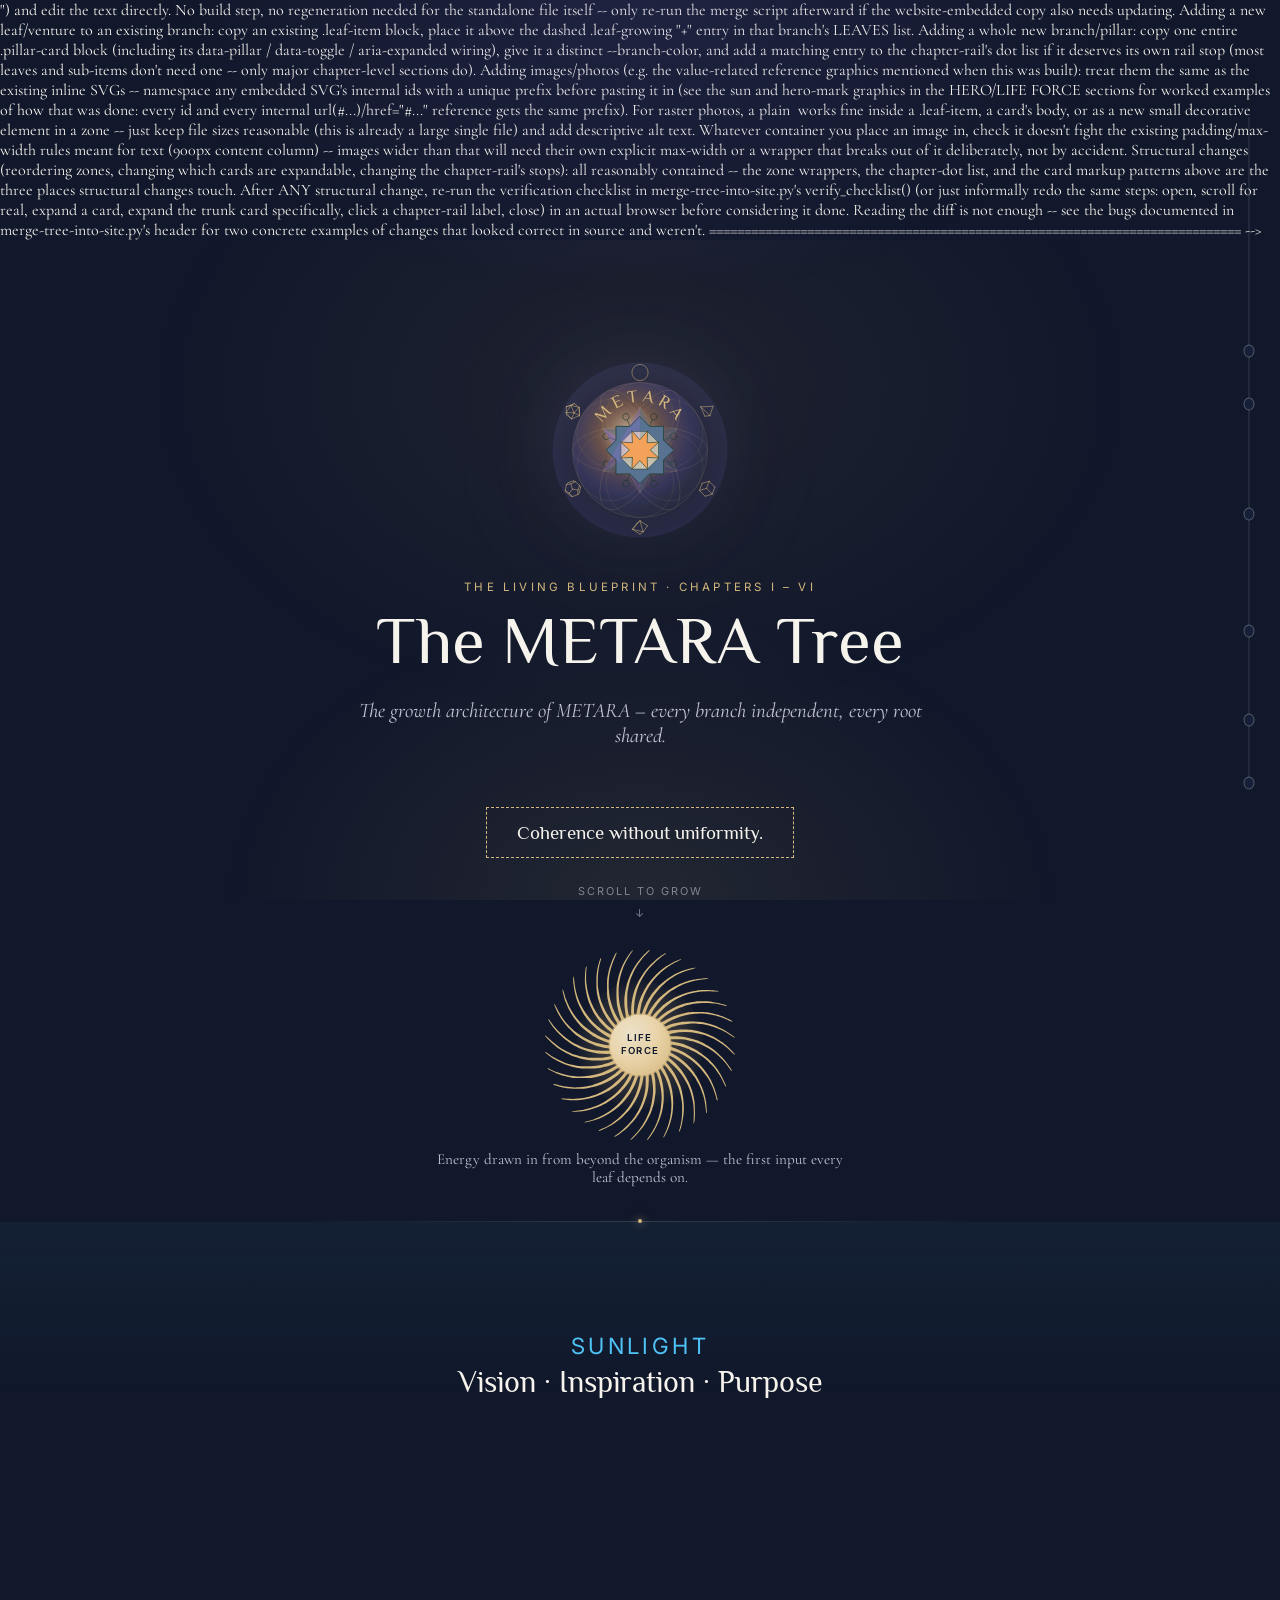
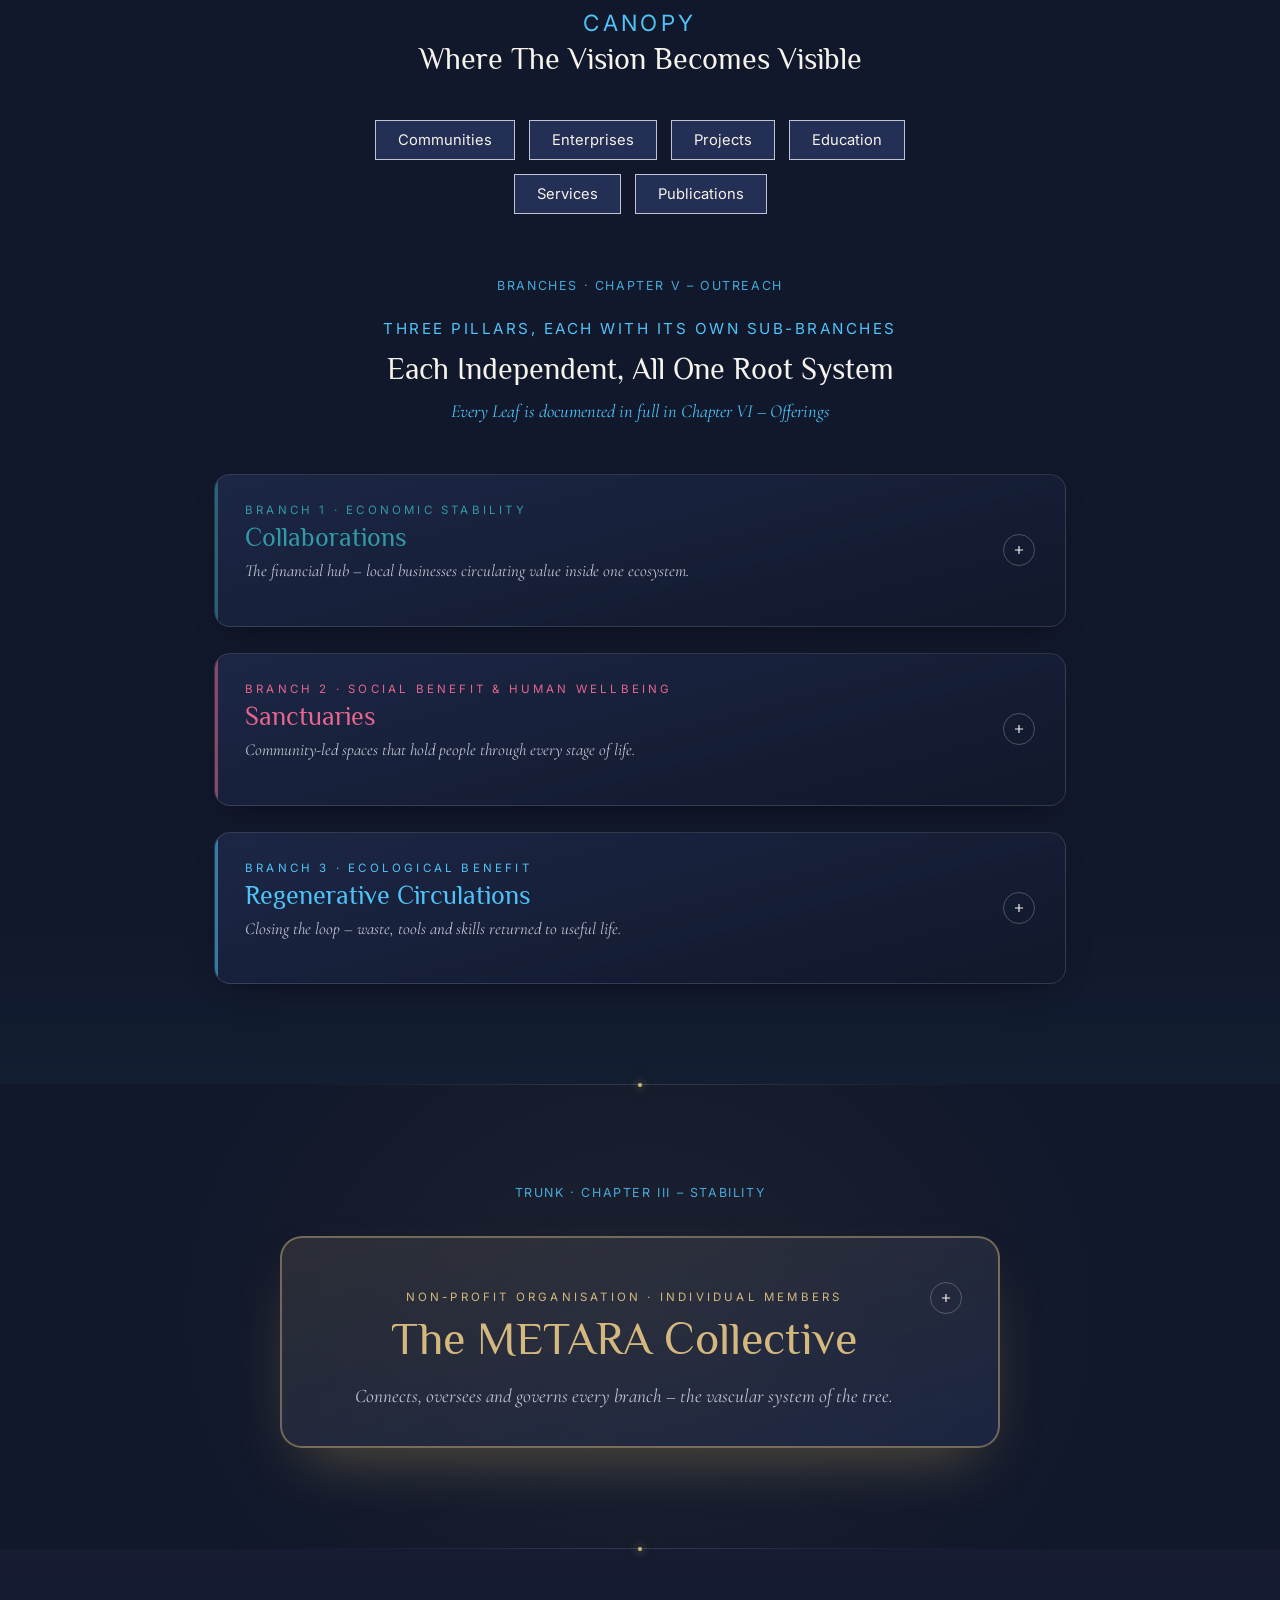
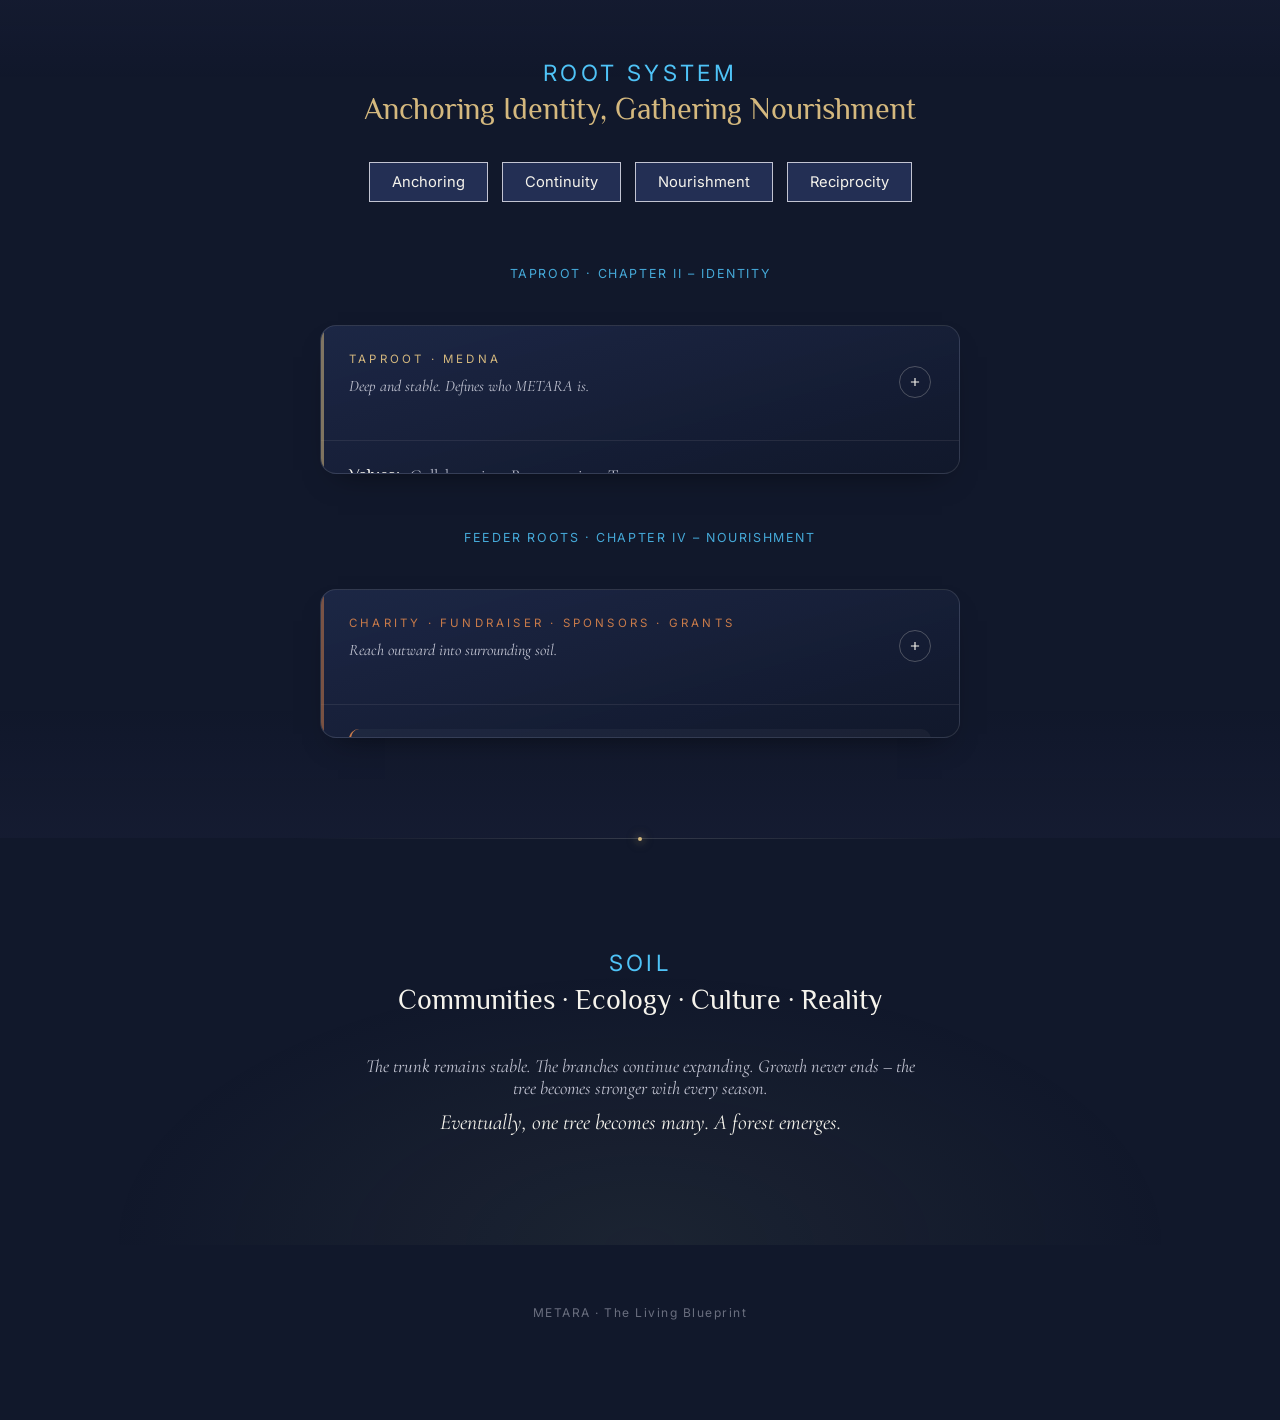
<file: metara-tree-interactive.html>
<!DOCTYPE html>
<html lang="en">
<head>
<meta charset="UTF-8">
<title>The METARA Tree — Living Blueprint</title>
<!--
  ============================================================================
  THE METARA TREE -- MAINTENANCE NOTES (read before editing)
  ============================================================================

  WHAT THIS FILE IS
  This is the SOURCE OF TRUTH for the interactive METARA Tree. Every visual
  and behavioural decision lives here first. It is meant to be openable and
  readable on its own (double-click it, it works, no build step).

  It is ALSO the input to a separate script that produces a second file --
  a version of the real METARA website with this tree wired into the
  "Explore the vision" button as a full-screen overlay. That script is
  merge-tree-into-site.py (kept alongside this file / in the same project).
  Its own header comment explains the merge process and, importantly, a
  short list of real bugs found while building it -- some of them were
  genuinely invisible from reading the code and only showed up when
  actually clicking around in a rendered browser. Read it once before
  making structural changes here; it will save you from repeating them.

  THE GOLDEN RULE
  Always edit THIS file, never the merged website file directly. Then
  re-run merge-tree-into-site.py to regenerate the merged version. Hand
  edits to the merged file will drift out of sync with this source and
  are easy to get subtly wrong (see NAMESPACING below for why).

  ----------------------------------------------------------------------
  CONTENT STRUCTURE -- the five zones
  ----------------------------------------------------------------------
  The tree reads top-to-bottom as five zones, each with its own subtle
  background wash (see .zone-sun / .zone-canopy / .zone-trunk /
  .zone-roots / .zone-soil):

    1. SUN     -- hero (title, METARA cosmic-egg mark) + Life Force
                  (the sun-sphere-in-rays graphic)
    2. CANOPY  -- Sunlight, Canopy word-chips, and the three Branch
                  pillar-cards (Collaborations / Sanctuaries /
                  Regenerative Circulations)
    3. TRUNK   -- The METARA Collective card (xylem/phloem flows +
                  Cambium), all inside ONE card -- see CARD PATTERNS below
                  for why this card looks different from the branch cards
    4. ROOTS   -- Root System word-chips, Taproot card, Feeder Roots card
    5. SOIL    -- closing lines

  The right-hand chapter-rail (fixed position, hidden under ~900px width)
  mirrors this: six dots (Sunlight/Canopy/Branches/Trunk/Root System/Soil)
  that fill in gold as you scroll past them, and jump to that section on
  click -- clicking the small text LABEL next to a dot works too, not
  just the dot itself (both fire the same click handler via normal event
  bubbling, since the label is a child of the dot).

  ----------------------------------------------------------------------
  CARD PATTERNS -- three flavours, on purpose
  ----------------------------------------------------------------------
  .pillar-card  (Collaborations / Sanctuaries / Regenerative Circulations)
    A LIST ITEM. Each represents one of three parallel, independent
    branches. That's why it has a left accent bar (--branch-color) running
    its full height when open -- the accent bar is this project's visual
    shorthand for "this is one of several", like a bullet point. Header
    (eyebrow + title + one-line description) is always visible; clicking
    it expands a "LEAVES" list of the branch's ventures. The last leaf in
    each list is deliberately styled as a dashed box with a "+", meaning
    "this list will grow" -- when adding a new venture to an existing
    branch, insert it as a normal .leaf-item ABOVE the dashed "+" one, and
    leave the dashed one as the permanent trailing placeholder.

  .root-card  (Taproot, Feeder Roots)
    Smaller sibling of .pillar-card. Same expand mechanism, same accent-bar
    idea (it's still list-like -- Taproot and Feeder Roots are two
    parallel root systems), just less visually heavy since they're not
    the tree's main three branches.

  .trunk-panel  (The METARA Collective) -- DELIBERATELY DIFFERENT
    This is NOT a list item -- there is only one trunk, one Collective.
    It intentionally has NO left accent bar (.trunk-panel::before is
    forced display:none specifically to cancel the accent bar it would
    otherwise inherit from sharing .pillar-card's expand/collapse
    mechanics), a visibly bigger title than the branch cards, and a
    thicker, more prominent gold border+glow. If you're tempted to make
    this card "consistent" with the others by giving it the accent bar
    back or shrinking its title to match -- don't; that consistency was
    deliberately traded away because the trunk's presence in the tree
    is structural and singular, not one-of-a-list. See
    "A REAL BUG, FOR THE RECORD" below for why the title-size override
    needed a more specific selector than you'd expect.

  Inside the trunk card, in reading order: NPO tag, title, description,
  then (once expanded) "Vascular System" as the big umbrella heading,
  the Xylem (gold, upward-bouncing arrow) / Phloem (blue, downward-
  bouncing arrows) flows, a divider, then "Cambium" as a small pill tag
  introducing "The Growth Ring" and its chips. That ordering -- umbrella
  term first, small pill second -- was a deliberate correction; don't
  swap it back without re-reading why (Cambium sits between xylem and
  phloem biologically and is part of the same vascular system, not a
  separate thing "containing" xylem/phloem).

  ----------------------------------------------------------------------
  A REAL BUG, FOR THE RECORD (CSS specificity)
  ----------------------------------------------------------------------
  Early on, ".trunk-title { font-size: ...bigger... }" was added to make
  the Collective's title bigger than the branch cards'. It looked correct
  in the source and did nothing when rendered, because the branch cards'
  existing rule ".pillar-head-text h3 { font-size: 1.6rem; }" is a
  class+element selector -- higher specificity than a single class,
  regardless of which rule appears later in the file. The fix was to
  scope the override more specifically:
  ".trunk-head .pillar-head-text h3.trunk-title { ... }" (two classes +
  one element, unambiguously higher). The general lesson, since it will
  keep applying to future edits: when a style change to a nested element
  "doesn't seem to apply", check what else already targets that element
  via a class+element combinator before assuming the rule is simply
  missing -- and confirm the fix with getComputedStyle() in an actual
  browser, not by re-reading the CSS, since that's exactly what didn't
  catch it the first time.

  ----------------------------------------------------------------------
  ADDING FUTURE CONTENT
  ----------------------------------------------------------------------
  Text-only changes: find the relevant HTML comment marker (each major
  section is marked, e.g. "<!-- ============ TRUNK ============ -->")
  and edit the text directly. No build step, no regeneration needed for
  the standalone file itself -- only re-run the merge script afterward
  if the website-embedded copy also needs updating.

  Adding a new leaf/venture to an existing branch: copy an existing
  .leaf-item block, place it above the dashed .leaf-growing "+" entry
  in that branch's LEAVES list.

  Adding a whole new branch/pillar: copy one entire .pillar-card block
  (including its data-pillar / data-toggle / aria-expanded wiring), give
  it a distinct --branch-color, and add a matching entry to the
  chapter-rail's dot list if it deserves its own rail stop (most leaves
  and sub-items don't need one -- only major chapter-level sections do).

  Adding images/photos (e.g. the value-related reference graphics
  mentioned when this was built): treat them the same as the existing
  inline SVGs -- namespace any embedded SVG's internal ids with a unique
  prefix before pasting it in (see the sun and hero-mark graphics in the
  HERO/LIFE FORCE sections for worked examples of how that was done:
  every id and every internal url(#...)/href="#..." reference gets the
  same prefix). For raster photos, a plain <img> works fine inside a
  .leaf-item, a card's body, or as a new small decorative element in a
  zone -- just keep file sizes reasonable (this is already a large single
  file) and add descriptive alt text. Whatever container you place an
  image in, check it doesn't fight the existing padding/max-width rules
  meant for text (900px content column) -- images wider than that will
  need their own explicit max-width or a wrapper that breaks out of it
  deliberately, not by accident.

  Structural changes (reordering zones, changing which cards are
  expandable, changing the chapter-rail's stops): all reasonably
  contained -- the zone wrappers, the chapter-dot list, and the card
  markup patterns above are the three places structural changes touch.
  After ANY structural change, re-run the verification checklist in
  merge-tree-into-site.py's verify_checklist() (or just informally redo
  the same steps: open, scroll for real, expand a card, expand the trunk
  card specifically, click a chapter-rail label, close) in an actual
  browser before considering it done. Reading the diff is not enough --
  see the bugs documented in merge-tree-into-site.py's header for two
  concrete examples of changes that looked correct in source and weren't.
  ============================================================================
-->
<meta name="viewport" content="width=device-width, initial-scale=1.0">
<link rel="preconnect" href="https://fonts.googleapis.com">
<link href="https://fonts.googleapis.com/css2?family=Philosopher:wght@400;700&family=Cormorant+Garamond:ital,wght@0,400;0,500;0,600;1,400;1,500;1,600&family=Inter:wght@400;500;600&display=swap" rel="stylesheet">
<style>
  :root{
    --deep:#11182b;
    --cosmos:#161f38;
    --indigo:#232f54;
    --accent:#4fc3f7;
    --gold:#d4b87e;
    --glow:#7b6fd4;
    --text:#f5f3ec;
    --muted:#c2c4d2;
    --econ:#329aa6;    /* Collaborations */
    --social:#e6668e;  /* Sanctuaries */
    --eco:#4fc3f7;      /* Regenerative Circulations */
    --charity:#c97b4a;
    --vine-progress:0;
  }
  *{box-sizing:border-box;}
  html{scroll-behavior:smooth; overflow-x:hidden;}
  body{
    margin:0;
    background:var(--deep);
    color:var(--text);
    font-family:'Cormorant Garamond', serif;
    overflow-x:hidden;
  }
  h1,h2,h3{font-family:'Philosopher', serif; font-weight:400; margin:0;}
  .eyebrow{
    font-family:'Inter', sans-serif;
    font-size:0.72rem;
    letter-spacing:3.2px;
    text-transform:uppercase;
    color:var(--accent);
    margin-bottom:10px;
  }
  .chapter-nav{
    font-family:'Inter', sans-serif;
    font-size:0.78rem;
    letter-spacing:1.6px;
    text-transform:uppercase;
    color:var(--accent);
    text-align:center;
    opacity:0.85;
  }
  .muted{color:var(--muted);}
  ::selection{background:var(--gold); color:var(--deep);}

  .bg-glow{
    position:fixed; inset:0; z-index:0; pointer-events:none;
    background:
      radial-gradient(ellipse 800px 500px at 50% 0%, rgba(123,111,212,0.13), transparent 60%),
      radial-gradient(ellipse 700px 500px at 50% 100%, rgba(212,184,126,0.09), transparent 60%);
  }

  .journey{position:relative; z-index:1;}

  /* ---------- subtle zone grouping: sun / canopy / trunk / roots / soil ---------- */
  .zone{position:relative;}
  .zone::before{
    content:''; position:absolute; inset:0; z-index:0; pointer-events:none;
  }
  .zone-sun::before{
    background:radial-gradient(ellipse 760px 520px at 50% 15%, rgba(212,184,126,0.07), transparent 65%);
  }
  .zone-canopy::before{
    background:linear-gradient(180deg, rgba(79,195,247,0.05) 0%, transparent 12%, transparent 88%, rgba(79,195,247,0.035) 100%);
  }
  .zone-trunk::before{
    background:radial-gradient(ellipse 720px 620px at 50% 50%, rgba(212,184,126,0.06), transparent 70%);
  }
  .zone-roots::before{
    background:linear-gradient(180deg, rgba(123,111,212,0.05) 0%, transparent 15%, transparent 85%, rgba(123,111,212,0.04) 100%);
  }
  .zone-soil::before{
    background:radial-gradient(ellipse 820px 420px at 50% 100%, rgba(138,154,122,0.09), transparent 65%);
  }
  .zone-divider{
    width:66vw; max-width:700px; height:1px; margin:0 auto; position:relative; z-index:1;
    background:linear-gradient(90deg, transparent, rgba(245,243,236,0.16), transparent);
  }
  .zone-divider::before{
    content:''; position:absolute; left:50%; top:50%;
    width:4px; height:4px; border-radius:50%; background:var(--gold);
    box-shadow:0 0 8px rgba(212,184,126,0.9), 0 0 16px rgba(212,184,126,0.4);
    transform:translate(-50%,-50%); pointer-events:none;
    animation:divider-star-blink 4s ease-in-out infinite;
  }
  @keyframes divider-star-blink{
    0%,100%{opacity:0.25; transform:translate(-50%,-50%) scale(0.85);}
    50%{opacity:0.85; transform:translate(-50%,-50%) scale(1.15);}
  }

  /* ---------- side chapter-rail: fixed guide + subtle continuous growth line ---------- */
  .side-rail{
    position:fixed; right:30px; top:13vh; height:74vh; width:2px; z-index:20;
  }
  .side-rail .track{
    position:absolute; inset:0; border-radius:2px;
    background:rgba(245,243,236,0.08);
  }
  .side-rail .fill{
    position:absolute; left:0; top:0; width:100%; height:100%;
    transform-origin:top; transform:scaleY(0);
    border-radius:2px;
    background:linear-gradient(to bottom, var(--glow), var(--accent) 35%, var(--gold) 70%, var(--charity));
    box-shadow:0 0 7px rgba(212,184,126,0.45);
    transition:transform .08s linear;
  }
  /* The dot's hit-target (.chapter-dot) and its visible circle (::before)
     are deliberately separate: on mobile the tap target grows well past
     what looks like the dot, so it stays reliably tappable without the
     dot itself growing and becoming a visually heavy blob on a small
     screen. Desktop keeps them the same size, so nothing changes there. */
  .chapter-dot{
    position:absolute; left:50%; width:11px; height:11px;
    transform:translate(-50%,-50%); cursor:pointer; pointer-events:auto;
    display:flex; align-items:center; justify-content:center;
  }
  .chapter-dot::before{
    content:''; display:block; width:100%; height:100%; border-radius:50%;
    background:var(--cosmos); border:1.5px solid rgba(245,243,236,0.28);
    transition:background .45s ease, border-color .45s ease, box-shadow .45s ease, transform .3s ease;
  }
  .chapter-dot:hover::before{transform:scale(1.25);}
  .chapter-dot.active::before{
    background:var(--gold); border-color:var(--gold);
    box-shadow:0 0 9px rgba(212,184,126,0.75);
  }
  .chapter-dot .tip{
    position:absolute; right:20px; top:50%; transform:translateY(-50%);
    font-family:'Inter',sans-serif; font-size:0.66rem; letter-spacing:1.6px; text-transform:uppercase;
    color:var(--muted); white-space:nowrap; opacity:0 !important; pointer-events:none; transition:opacity .3s ease;
    cursor:pointer;
  }
  .chapter-dot.active .tip, .chapter-dot:hover .tip{pointer-events:auto;}
  .chapter-dot:hover .tip, .chapter-dot.active .tip{opacity:1 !important; color:var(--gold);}

  /* Compact mobile mode: the rail stays (its jump-to-section function is
     worth keeping), but sheds anything that would compete with content
     on a small screen -- no text labels at all, a thinner/shorter track
     tucked closer to the edge, and a smaller visible dot. The tap target
     itself is NOT shrunk to match (see .chapter-dot sizing above) so it
     stays comfortably tappable despite looking small. */
  @media (max-width: 900px){
    .side-rail{ right:10px; top:16vh; height:68vh; }
    .side-rail .fill{ filter:saturate(0.45) brightness(1.25); }
    .chapter-dot{ width:26px; height:26px; }
    .chapter-dot::before{ width:7px; height:7px; }
    .chapter-dot .tip{ display:none; }
  }
  @media (max-width: 480px){
    .side-rail{ right:7px; }
  }

  section{position:relative; z-index:1; padding:100px 24px; max-width:900px; margin:0 auto;}
  @media (max-width:720px){ section{padding:70px 18px;} }

  /* ---------- hero ---------- */
  .hero{padding-top:110px; padding-bottom:20px; text-align:center; max-width:760px;}
  .hero-mark{
    width:200px; height:200px; margin:0 auto 30px;
    filter:drop-shadow(0 0 40px rgba(123,111,212,0.35)) drop-shadow(0 0 70px rgba(212,184,126,0.15));
  }
  .hero-mark svg{width:100%; height:100%; display:block;}
  .hero .eyebrow{
    color:var(--gold); justify-content:center; display:flex;
  }
  .hero h1{font-size:clamp(2.6rem,6vw,4.2rem); line-height:1.1; color:var(--text);}
  .hero .sub{
    font-size:1.3rem; color:var(--muted); font-style:italic; margin-top:20px;
    max-width:600px; margin-left:auto; margin-right:auto;
  }
  .coherence-pill{
    display:inline-block; margin-top:38px; padding:14px 30px;
    border:1px dashed var(--gold); border-radius:0;
    font-family:'Philosopher', serif; font-size:1.2rem; color:var(--text);
  }
  .scroll-cue{margin-top:26px; font-family:'Inter',sans-serif; font-size:0.68rem; letter-spacing:2px; text-transform:uppercase; color:var(--muted); opacity:0.6;}
  .scroll-cue span{display:block; margin-top:8px; animation:bob 1.8s ease-in-out infinite;}
  @keyframes bob{0%,100%{transform:translateY(0);}50%{transform:translateY(6px);}}

  /* ---------- life force / sun ---------- */
  .lifeforce{text-align:center; padding-top:10px; padding-bottom:20px;}
  .sun-stage{position:relative; width:190px; height:190px; margin:0 auto;}
  .sunburst{position:absolute; inset:0; width:100%; height:100%;}
  .sunburst svg{width:100%; height:100%;}
  .sun-sphere{
    position:absolute; top:50%; left:50%; transform:translate(-50%,-50%);
    width:32%; height:32%; border-radius:50%;
    background:radial-gradient(circle at 38% 34%, #f5f3ec 0%, #f2dfbb 45%, #d4b87e 100%);
    box-shadow:0 0 1px 1px rgba(212,184,126,0.9), inset -5px -5px 12px rgba(212,184,126,0.22);
    display:flex; align-items:center; justify-content:center;
  }
  .sun-sphere::before{
    content:''; position:absolute; inset:-55%; border-radius:50%; z-index:-1;
    background:radial-gradient(circle, rgba(212,184,126,0.4) 0%, rgba(212,184,126,0.16) 45%, rgba(212,184,126,0) 75%);
  }
  .sun-sphere span{
    font-family:'Inter',sans-serif; font-size:0.6rem; font-weight:600; letter-spacing:1.3px; text-transform:uppercase;
    line-height:1.35; color:var(--deep);
  }

  .sun-eyebrow{
    font-family:'Inter',sans-serif; font-size:1.4rem; letter-spacing:3.36px; text-transform:uppercase;
    color:var(--accent); text-align:center; margin-top:10px;
  }
  section h2.section-title{
    text-align:center; font-size:1.9rem; color:var(--text); margin-top:6px; font-weight:400;
  }
  .section-title.gold{color:var(--gold);}

  /* canopy word chips */
  .chip-row{display:flex; flex-wrap:wrap; justify-content:center; gap:14px; margin-top:44px;}
  .chip-row.row2{margin-top:14px;}
  .chip{
    font-family:'Inter',sans-serif; font-size:0.92rem; color:var(--text);
    background:var(--indigo); border:1px solid var(--muted); border-radius:0;
    padding:10px 22px; cursor:default;
    transition:transform .25s ease, background .25s ease, border-color .25s ease, box-shadow .25s ease;
  }
  .chip:hover{
    transform:translateY(-3px);
    background:rgba(79,195,247,0.14); border-color:var(--accent);
    box-shadow:0 10px 20px -10px rgba(79,195,247,0.5);
  }


  .chapter-block{max-width:700px; margin:0 auto; text-align:center;}
  .subtitle-blue{
    font-family:'Inter',sans-serif; font-size:0.95rem; letter-spacing:2.5px; text-transform:uppercase;
    color:var(--accent); margin-top:26px;
  }
  .leaf-note{
    font-family:'Cormorant Garamond', serif; font-style:italic; font-size:1.15rem;
    color:var(--accent); margin-top:14px;
  }

  /* ---------- pillar / branch cards ---------- */
  .pillars{display:flex; flex-direction:column; gap:26px; margin-top:52px;}
  .pillar-card{
    position:relative;
    border:1px solid rgba(245,243,236,0.12);
    border-radius:16px;
    background:linear-gradient(165deg, rgba(35,47,84,0.65), rgba(17,24,43,0.75));
    overflow:hidden;
    box-shadow:0 14px 30px -18px rgba(0,0,0,0.6);
    transition:border-color .4s ease, box-shadow .4s ease, transform .3s ease;
  }
  .pillar-card::before{
    content:''; position:absolute; left:0; top:0; bottom:0; width:3px;
    background:var(--branch-color); opacity:0.55; transition:opacity .4s ease; z-index:2;
  }
  .pillar-card.open::before{opacity:1;}
  .pillar-card:hover{transform:translateY(-2px);}
  .pillar-card.open{
    border-color:color-mix(in srgb, var(--branch-color) 55%, transparent);
    box-shadow:0 18px 40px -16px color-mix(in srgb, var(--branch-color) 30%, transparent), 0 14px 30px -18px rgba(0,0,0,0.6);
  }
  .pillar-head{
    display:flex; align-items:center; justify-content:space-between; gap:16px;
    padding:28px 30px; cursor:pointer; text-align:left;
    background:none; border:none; width:100%; color:inherit; font:inherit;
    position:relative;
  }
  .pillar-head:hover{background:rgba(255,255,255,0.02);}
  .pillar-head-text .eyebrow{margin-bottom:6px;}
  .pillar-head-text h3{font-size:1.6rem; font-weight:400;}
  .pillar-head-text .desc{color:var(--muted); font-style:italic; margin-top:8px; font-size:1.05rem;}
  .chevron{
    flex:none; width:32px; height:32px; border-radius:50%;
    border:1.5px solid rgba(245,243,236,0.25);
    display:flex; align-items:center; justify-content:center; position:relative;
    transition:border-color .35s ease, background .35s ease;
  }
  .pillar-card.open .chevron, .root-card.open .chevron{
    border-color:var(--branch-color, var(--gold));
    background:color-mix(in srgb, var(--branch-color, var(--gold)) 16%, transparent);
  }
  .chevron svg{width:14px; height:14px; transition:transform .35s ease; color:var(--text);}
  .pillar-card.open .chevron svg, .root-card.open .chevron svg{transform:rotate(45deg); color:var(--branch-color, var(--gold));}

  .pillar-body{
    display:grid; grid-template-rows:0fr; transition:grid-template-rows .45s ease;
  }
  .pillar-card.open .pillar-body{grid-template-rows:1fr;}
  .pillar-body-inner{overflow:hidden;}
  .leaves{padding:4px 30px 30px; border-top:1px solid rgba(245,243,236,0.08); margin-top:2px;}
  .leaves .leaves-label{
    font-family:'Inter',sans-serif; font-size:0.8rem; letter-spacing:2.4px; text-transform:uppercase;
    margin-top:22px; margin-bottom:16px;
  }
  .leaf-item{
    margin-bottom:12px; padding:14px 18px; border-radius:10px;
    background:rgba(255,255,255,0.035);
    border-left:2px solid var(--branch-color, var(--accent));
  }
  .leaf-item .name{font-family:'Inter',sans-serif; font-weight:600; font-size:1.05rem; color:var(--text);}
  .leaf-item .type{color:var(--muted); font-style:italic; font-size:0.98rem;}

  .leaf-growing{
    margin-top:18px; padding:14px 18px; border:1px dashed rgba(245,243,236,0.32); border-radius:10px;
    display:flex; align-items:center; gap:12px; color:var(--muted); font-style:italic;
  }
  .leaf-growing .plus{
    flex:none; width:22px; height:22px;
    display:flex; align-items:center; justify-content:center; font-family:'Inter',sans-serif;
    font-style:normal; font-size:1.05rem; opacity:0.8; color:var(--muted);
  }

  /* ---------- trunk ---------- */
  /* The trunk isn't a bullet-list item like the branch cards (whose left
     accent bar signals "this is one entry in a list") — it's the tree's
     single connecting structure, so it drops that accent and instead reads
     as its own bordered, larger section. */
  .trunk-panel{
    max-width:720px; margin:36px auto 0;
    border-radius:22px;
    background:linear-gradient(165deg, rgba(212,184,126,0.12), rgba(35,47,84,0.55));
    border:2px solid rgba(212,184,126,0.45);
    box-shadow:0 26px 60px -22px rgba(212,184,126,0.4), 0 14px 30px -18px rgba(0,0,0,0.6);
  }
  .trunk-panel::before{display:none;}
  .trunk-head{padding:52px 76px 38px 44px; position:relative;}
  .trunk-head .pillar-head-text{text-align:center; width:100%;}
  .trunk-head .chevron{position:absolute; top:44px; right:36px;}
  .trunk-leaves{padding:4px 44px 48px; text-align:center;}
  .trunk-tag{
    display:inline-block; margin-bottom:20px; padding:8px 20px;
    border:1px solid rgba(212,184,126,0.45); border-radius:999px;
    font-family:'Inter',sans-serif; font-size:0.72rem; letter-spacing:2.2px; text-transform:uppercase;
    color:var(--gold);
  }
  .trunk-head .pillar-head-text h3.trunk-title{
    text-align:center; font-size:clamp(2.1rem,4.2vw,2.9rem); color:var(--gold); margin-top:8px;
  }
  .trunk-head .pillar-head-text .desc.trunk-desc{text-align:center; color:var(--muted); font-style:italic; font-size:1.2rem; max-width:540px; margin:20px auto 0;}
  .flows{
    display:flex; justify-content:center; gap:52px; margin-top:36px; flex-wrap:wrap;
  }
  .flow-group{display:flex; flex-direction:column; align-items:center; gap:14px;}
  .flow-group-row{display:flex; gap:28px;}
  .flow-tag{
    display:inline-block; padding:5px 14px;
    border:1px solid rgba(245,243,236,0.25); border-radius:999px;
    font-family:'Inter',sans-serif; font-size:0.62rem; letter-spacing:1.8px; text-transform:uppercase;
  }
  .flow-tag.xylem{border-color:rgba(212,184,126,0.5); color:var(--gold);}
  .flow-tag.phloem{border-color:rgba(79,195,247,0.5); color:var(--accent);}
  .flow-item{
    display:flex; flex-direction:column; align-items:center; gap:8px;
    font-family:'Inter',sans-serif; font-size:0.8rem; letter-spacing:1.2px; text-transform:uppercase;
  }
  .flow-item .arrow{font-size:1.5rem; line-height:1;}
  .flow-item.up{color:var(--gold);}
  .flow-item.up .arrow{color:var(--gold);}
  .flow-item.down{color:var(--accent);}
  .flow-item.down .arrow{color:var(--accent);}
  .flow-item.up{animation:floatUp 2s ease-in-out infinite;}
  .flow-item.down{animation:floatDown 2s ease-in-out infinite;}
  @keyframes floatUp{0%,100%{transform:translateY(0); opacity:0.75;}50%{transform:translateY(-6px); opacity:1;}}
  @keyframes floatDown{0%,100%{transform:translateY(0); opacity:0.75;}50%{transform:translateY(6px); opacity:1;}}
  .trunk-divider{
    width:100%; max-width:360px; height:1px; margin:40px auto 30px;
    background:linear-gradient(90deg, transparent, rgba(245,243,236,0.18), transparent);
  }

  /* ---------- growth ring / root chips ---------- */
  /* ---------- taproot / feeder roots cards ---------- */
  .root-card{
    position:relative;
    max-width:640px; margin:44px auto 0;
    border:1px solid rgba(245,243,236,0.12); border-radius:16px;
    background:linear-gradient(165deg, rgba(35,47,84,0.65), rgba(17,24,43,0.75));
    overflow:hidden;
    box-shadow:0 14px 30px -18px rgba(0,0,0,0.6);
    transition:border-color .4s ease, box-shadow .4s ease, transform .3s ease;
  }
  .root-card::before{
    content:''; position:absolute; left:0; top:0; bottom:0; width:3px;
    background:var(--branch-color, var(--gold)); opacity:0.55; transition:opacity .4s ease; z-index:2;
  }
  .root-card.open::before{opacity:1;}
  .root-card:hover{transform:translateY(-2px);}
  .root-card.open{
    border-color:color-mix(in srgb, var(--branch-color, var(--gold)) 55%, transparent);
    box-shadow:0 18px 40px -16px color-mix(in srgb, var(--branch-color, var(--gold)) 28%, transparent), 0 14px 30px -18px rgba(0,0,0,0.6);
  }
  .root-head{
    display:flex; align-items:center; justify-content:space-between; gap:16px;
    padding:26px 28px; cursor:pointer; text-align:left;
    background:none; border:none; width:100%; color:inherit; font:inherit;
    position:relative;
  }
  .root-head:hover{background:rgba(255,255,255,0.02);}
  .root-head h3{font-size:1.4rem; font-weight:400;}
  .root-body{display:grid; grid-template-rows:0fr; transition:grid-template-rows .45s ease;}
  .root-card.open .root-body{grid-template-rows:1fr;}
  .root-body-inner{overflow:hidden; padding:4px 28px 28px; border-top:1px solid rgba(245,243,236,0.08); margin-top:2px;}
  .kv-row{display:flex; gap:10px; flex-wrap:wrap; margin-bottom:10px; margin-top:20px; font-size:1.05rem;}
  .kv-row .k{font-family:'Philosopher',serif; color:var(--text);}
  .kv-row .v{color:var(--muted);}
  .root-desc{color:var(--muted); font-style:italic; margin-top:16px; font-size:1.1rem;}
  .charity-line{
    display:flex; align-items:baseline; gap:10px; flex-wrap:wrap; margin-top:20px;
    padding:14px 18px; border-radius:10px; background:rgba(255,255,255,0.035);
    border-left:2px solid var(--branch-color, var(--gold));
  }
  .charity-line .name{font-family:'Cormorant Garamond',serif; font-weight:600; color:var(--text); font-size:1.15rem;}
  .charity-line .desc{color:var(--muted); font-size:1rem;}

  /* ---------- soil / close ---------- */
  .soil h2{color:var(--text); text-align:center; font-size:1.75rem; margin-top:8px;}
  .closing{max-width:560px; margin:40px auto 0; text-align:center;}
  .closing p{color:var(--muted); font-style:italic; font-size:1.15rem; margin:10px 0;}
  .closing p.final{color:var(--text); font-size:1.35rem;}

  footer{text-align:center; padding:60px 24px 100px; font-family:'Inter',sans-serif; font-size:0.75rem; letter-spacing:1.5px; color:var(--muted); opacity:0.5;}

  @media (prefers-reduced-motion: reduce){
    html{scroll-behavior:auto;}
    .scroll-cue span{animation:none;}
    .pillar-body, .root-body, .chapter-dot::before, .side-rail .fill{transition:none;}
    .zone-divider::before{animation:none; opacity:0.6;}
  }
</style>
</head>
<body>

<div class="bg-glow"></div>

<div class="journey" id="journey">

  <div class="side-rail" id="sideRail">
    <div class="track"></div>
    <div class="fill" id="railFill"></div>
    <div class="chapter-dot" data-target="sunlight"><span class="tip">Sunlight</span></div>
    <div class="chapter-dot" data-target="canopy"><span class="tip">Canopy</span></div>
    <div class="chapter-dot" data-target="branches"><span class="tip">Branches · Ch. V</span></div>
    <div class="chapter-dot" data-target="trunk"><span class="tip">Trunk · Ch. III</span></div>
    <div class="chapter-dot" data-target="roots"><span class="tip">Root System</span></div>
    <div class="chapter-dot" data-target="soil"><span class="tip">Soil</span></div>
  </div>

  <!-- ============ HERO ============ -->
  <div class="zone zone-sun">
  <section class="hero" data-vine-node>
    <div class="hero-mark" aria-hidden="true">
      <svg viewBox="0 0 320 320" xmlns="http://www.w3.org/2000/svg" xmlns:xlink="http://www.w3.org/1999/xlink">
<defs
     id="heromark-defs6">
    <radialGradient
       id="heromark-eggCore"
       cx="42%"
       cy="38%"
       r="65%">
      <stop
         offset="0%"
         stop-color="#f2dfbb"
         stop-opacity="0.75"
         id="heromark-stop1" />
      <stop
         offset="35%"
         stop-color="#f4a259"
         stop-opacity="0.32"
         id="heromark-stop2" />
      <stop
         offset="70%"
         stop-color="#7b6fd4"
         stop-opacity="0.18"
         id="heromark-stop3" />
      <stop
         offset="100%"
         stop-color="#587291"
         stop-opacity="0.03"
         id="heromark-stop4" />
    </radialGradient>
    <radialGradient
       id="heromark-eggHalo"
       cx="50%"
       cy="50%"
       r="50%">
      <stop
         offset="65%"
         stop-color="#7b6fd4"
         stop-opacity="0"
         id="heromark-stop5" />
      <stop
         offset="100%"
         stop-color="#7b6fd4"
         stop-opacity="0.12"
         id="heromark-stop6" />
    </radialGradient>
  </defs>
  <circle
     cx="160"
     cy="160"
     r="140"
     fill="url(#heromark-eggHalo)"
     id="heromark-circle6"
     style="display:inline" />
  <circle
     cx="160"
     cy="160"
     r="108"
     fill="url(#heromark-eggCore)"
     id="heromark-circle7"
     style="display:inline" />
  <g
     fill="none"
     stroke="#d4b87e"
     stroke-width="0.5"
     opacity="0.4"
     id="heromark-g9"
     style="display:inline">
    <ellipse
       cx="160"
       cy="160"
       rx="108"
       ry="40"
       id="heromark-ellipse7" />
    <ellipse
       cx="160"
       cy="160"
       rx="108"
       ry="40"
       transform="rotate(60,160,160)"
       id="heromark-ellipse8" />
    <ellipse
       cx="160"
       cy="160"
       rx="108"
       ry="40"
       transform="rotate(120,160,160)"
       id="heromark-ellipse9" />
    <circle
       cx="160"
       cy="160"
       r="108"
       id="heromark-circle9" />
  </g>
  <defs
     id="heromark-defs30">
    <linearGradient
       id="heromark-mkfB0"
       x1="0%"
       y1="0%"
       x2="100%"
       y2="100%">
      <stop
         offset="0%"
         stop-color="rgb(88, 114, 145)"
         stop-opacity="0.50"
         id="heromark-stop15" />
      <stop
         offset="100%"
         stop-color="rgb(88, 114, 145)"
         stop-opacity="0.12"
         id="heromark-stop16" />
    </linearGradient>
    <linearGradient
       id="heromark-mkfB1"
       x1="0%"
       y1="0%"
       x2="100%"
       y2="100%">
      <stop
         offset="0%"
         stop-color="rgb(88, 114, 145)"
         stop-opacity="0.50"
         id="heromark-stop17" />
      <stop
         offset="1"
         stop-color="rgb(88, 114, 145)"
         stop-opacity="0.12"
         id="heromark-stop18" />
    </linearGradient>
    <linearGradient
       id="heromark-mkfB2"
       x1="0%"
       y1="0%"
       x2="100%"
       y2="100%">
      <stop
         offset="0%"
         stop-color="rgb(140, 118, 193)"
         stop-opacity="0.66"
         id="heromark-stop19" />
      <stop
         offset="100%"
         stop-color="rgb(140, 118, 193)"
         stop-opacity="0.19"
         id="heromark-stop20" />
    </linearGradient>
    <linearGradient
       id="heromark-mkfB3"
       x1="0%"
       y1="0%"
       x2="100%"
       y2="100%">
      <stop
         offset="0%"
         stop-color="rgb(88, 114, 145)"
         stop-opacity="0.50"
         id="heromark-stop21" />
      <stop
         offset="100%"
         stop-color="rgb(88, 114, 145)"
         stop-opacity="0.12"
         id="heromark-stop22" />
    </linearGradient>
    <linearGradient
       id="heromark-mkfB4"
       x1="0%"
       y1="0%"
       x2="100%"
       y2="100%">
      <stop
         offset="0%"
         stop-color="rgb(133, 115, 201)"
         stop-opacity="0.65"
         id="heromark-stop23" />
      <stop
         offset="100%"
         stop-color="rgb(133, 115, 201)"
         stop-opacity="0.18"
         id="heromark-stop24" />
    </linearGradient>
    <linearGradient
       id="heromark-mkfB5"
       x1="0%"
       y1="0%"
       x2="100%"
       y2="100%">
      <stop
         offset="0%"
         stop-color="rgb(88, 114, 145)"
         stop-opacity="0.50"
         id="heromark-stop25" />
      <stop
         offset="100%"
         stop-color="rgb(88, 114, 145)"
         stop-opacity="0.12"
         id="heromark-stop26" />
    </linearGradient>
    <linearGradient
       id="heromark-mkfB6"
       x1="0%"
       y1="0%"
       x2="100%"
       y2="100%">
      <stop
         offset="0"
         stop-color="rgb(243, 189, 133)"
         stop-opacity="0.85"
         id="heromark-stop27"
         style="stop-color:#587291;stop-opacity:0.50196081;" />
      <stop
         offset="1"
         stop-color="rgb(243, 189, 133)"
         stop-opacity="0.29"
         id="heromark-stop28"
         style="stop-color:#587291;stop-opacity:0.12156863;" />
    </linearGradient>
    <linearGradient
       id="heromark-mkfB7"
       x1="0%"
       y1="0%"
       x2="100%"
       y2="100%">
      <stop
         offset="0%"
         stop-color="rgb(243, 186, 128)"
         stop-opacity="0.85"
         id="heromark-stop29" />
      <stop
         offset="100%"
         stop-color="rgb(243, 186, 128)"
         stop-opacity="0.29"
         id="heromark-stop30" />
    </linearGradient>
  </defs>
  <g
     fill="none"
     stroke="#d4b87e"
     stroke-width="0.5"
     opacity="0.3"
     id="heromark-g15"
     style="display:inline">
    <circle
       cx="160"
       cy="106"
       r="54"
       id="heromark-circle10" />
    <circle
       cx="206.8"
       cy="133"
       r="54"
       id="heromark-circle11" />
    <circle
       cx="206.8"
       cy="187"
       r="54"
       id="heromark-circle12" />
    <circle
       cx="160"
       cy="214"
       r="54"
       id="heromark-circle13" />
    <circle
       cx="113.2"
       cy="187"
       r="54"
       id="heromark-circle14" />
    <circle
       cx="113.2"
       cy="133"
       r="54"
       id="heromark-circle15" />
  </g>
  <path
     d="m 160,92 58.89,102 H 101.11 Z M 218.89,126 160,160 101.11,126 Z M 160,228 101.11,126 160,160 Z m 0,0 v -68 l 58.89,-34 z M 101.11,194 160,160 V 92 Z M 160,160 218.89,194 160,92 Z m 58.89,34 -58.89,-34 -58.89,34 z m 0,-68 H 101.11 L 160,228 Z"
     fill="none"
     stroke="#d4b87e"
     stroke-width="0.8"
     opacity="0.15"
     id="heromark-path40"
     style="display:inline" />
  <g
     id="heromark-g148"
     style="display:inline"
     transform="matrix(0.4519,0,0,0.4519,24.65595,20.22733)">
    <path
       fill="none"
       stroke-width="1.913"
       stroke-linecap="butt"
       stroke-linejoin="miter"
       stroke="#183a2a"
       stroke-opacity="1"
       stroke-miterlimit="10"
       d="M -8.27767e-4,-0.00103879 -32.452289,-30.620508 l 0.317407,-43.626274 -43.622824,0.317408 -30.622914,-31.071426 -30.62292,31.071426 -43.62283,-0.317408 v 43.491721 l -30.75402,30.75402221 31.07143,30.62291879 -0.31741,43.622824 43.62283,-0.317407 30.62292,31.071433 30.622914,-31.071433 43.622824,0.317407 -0.317407,-43.622824 z m 0,0"
       transform="matrix(1.13222,0,0,1.13222,419.17672,309.5168)"
       id="heromark-path44"
       style="display:inline" />
    <path
       fill="none"
       stroke-width="1.913"
       stroke-linecap="butt"
       stroke-linejoin="miter"
       stroke="#183a2a"
       stroke-opacity="1"
       stroke-miterlimit="10"
       d="M -8.16459e-4,7.20197e-4 35.500517,14.704965"
       transform="matrix(1.13222,0,0,1.13222,190.60249,265.00309)"
       id="heromark-path56" />
    <path
       fill="none"
       stroke-width="1.913"
       stroke-linecap="butt"
       stroke-linejoin="miter"
       stroke="#183a2a"
       stroke-opacity="1"
       stroke-miterlimit="10"
       d="M -9.53327e-4,0.00171962 14.703292,35.499603"
       transform="matrix(1.13222,0,0,1.13222,253.94249,201.38868)"
       id="heromark-path57" />
    <path
       fill="none"
       stroke-width="1.913"
       stroke-linecap="butt"
       stroke-linejoin="miter"
       stroke="#183a2a"
       stroke-opacity="1"
       stroke-miterlimit="10"
       d="M 6.03764e-4,0.00171962 -14.703641,35.499603"
       transform="matrix(1.13222,0,0,1.13222,343.51885,201.38868)"
       id="heromark-path58" />
    <path
       fill="none"
       stroke-width="1.913"
       stroke-linecap="butt"
       stroke-linejoin="miter"
       stroke="#183a2a"
       stroke-opacity="1"
       stroke-miterlimit="10"
       d="M 4.66895e-4,0.00158275 -35.500866,14.705828"
       transform="matrix(1.13222,0,0,1.13222,406.85885,264.72868)"
       id="heromark-path59" />
    <path
       fill="none"
       stroke-width="1.913"
       stroke-linecap="butt"
       stroke-linejoin="miter"
       stroke="#183a2a"
       stroke-opacity="1"
       stroke-miterlimit="10"
       d="M 4.66895e-4,-2.1024e-4 -35.500866,-14.704455"
       transform="matrix(1.13222,0,0,1.13222,406.85885,354.30493)"
       id="heromark-path60" />
    <path
       fill="none"
       stroke-width="1.913"
       stroke-linecap="butt"
       stroke-linejoin="miter"
       stroke="#183a2a"
       stroke-opacity="1"
       stroke-miterlimit="10"
       d="M 6.03764e-4,-3.47109e-4 -14.703641,-35.50168"
       transform="matrix(1.13222,0,0,1.13222,343.51885,417.64492)"
       id="heromark-path61" />
    <path
       fill="none"
       stroke-width="1.913"
       stroke-linecap="butt"
       stroke-linejoin="miter"
       stroke="#183a2a"
       stroke-opacity="1"
       stroke-miterlimit="10"
       d="M -0.00105333,-4.47109e-4 14.706642,-35.50178"
       transform="matrix(1.13222,0,0,1.13222,253.9426,417.64504)"
       id="heromark-path62" />
    <path
       fill="none"
       stroke-width="1.913"
       stroke-linecap="butt"
       stroke-linejoin="miter"
       stroke="#183a2a"
       stroke-opacity="1"
       stroke-miterlimit="10"
       d="M -8.16459e-4,-3.1024e-4 35.500517,-14.704555"
       transform="matrix(1.13222,0,0,1.13222,190.60249,354.30504)"
       id="heromark-path63" />
    <path
       fill="none"
       stroke-width="1.913"
       stroke-linecap="butt"
       stroke-linejoin="miter"
       stroke="#183a2a"
       stroke-opacity="1"
       stroke-miterlimit="10"
       d="M -8.16459e-4,0.00158275 35.500517,14.705828"
       transform="matrix(1.13222,0,0,1.13222,190.60249,264.72868)"
       id="heromark-path64" />
    <path
       fill="none"
       stroke-width="1.913"
       stroke-linecap="butt"
       stroke-linejoin="miter"
       stroke="#183a2a"
       stroke-opacity="1"
       stroke-miterlimit="10"
       d="m 0.00109876,0.00111975 c 0,5.51322925 -4.50580576,9.98453425 -10.06388576,9.98453425 -5.558081,0 -10.063887,-4.471305 -10.063887,-9.98453425 0,-5.51667975 4.505806,-9.98453475 10.063887,-9.98453475 5.55808,0 10.06388576,4.467855 10.06388576,9.98453475 z m 0,0"
       transform="matrix(1.13222,0,0,1.13222,261.2761,191.74873)"
       id="heromark-path73" />
    <path
       fill="none"
       stroke-width="1.913"
       stroke-linecap="butt"
       stroke-linejoin="miter"
       stroke="#183a2a"
       stroke-opacity="1"
       stroke-miterlimit="10"
       d="M 1.48587e-4,0.00111975 C 1.48587e-4,5.514349 -4.505657,9.985654 -10.060288,9.985654 c -5.55808,0 -10.063886,-4.471305 -10.063886,-9.98453425 0,-5.51667975 4.505806,-9.98453475 10.063886,-9.98453475 5.554631,0 10.060436587,4.467855 10.060436587,9.98453475 z m 0,0"
       transform="matrix(1.13222,0,0,1.13222,360.15218,191.74873)"
       id="heromark-path74" />
    <path
       fill="none"
       stroke-width="1.913"
       stroke-linecap="butt"
       stroke-linejoin="miter"
       stroke="#183a2a"
       stroke-opacity="1"
       stroke-miterlimit="10"
       d="M -0.00160199,-4.19968e-5 C -0.00160199,5.513187 -4.503958,9.984492 -10.062038,9.984492 c -5.558081,0 -10.063886,-4.471305 -10.063886,-9.9845339968 0,-5.5132290032 4.505805,-9.9845340032 10.063886,-9.9845340032 5.55808,0 10.06043601,4.471305 10.06043601,9.9845340032 z m 0,0"
       transform="matrix(1.13222,0,0,1.13222,430.06822,261.12505)"
       id="heromark-path75" />
    <path
       fill="none"
       stroke-width="1.913"
       stroke-linecap="butt"
       stroke-linejoin="miter"
       stroke="#183a2a"
       stroke-opacity="1"
       stroke-miterlimit="10"
       d="M -0.00150199,1.42041e-4 C -0.00150199,5.513371 -4.503858,9.984676 -10.061938,9.984676 c -5.558081,0 -10.063886,-4.471305 -10.063886,-9.984533959 0,-5.513229041 4.505805,-9.984534041 10.063886,-9.984534041 5.55808,0 10.06043601,4.471305 10.06043601,9.984534041 z m 0,0"
       transform="matrix(1.13222,0,0,1.13222,430.06811,359.23812)"
       id="heromark-path76" />
    <path
       fill="none"
       stroke-width="1.913"
       stroke-linecap="butt"
       stroke-linejoin="miter"
       stroke="#183a2a"
       stroke-opacity="1"
       stroke-miterlimit="10"
       d="M 1.48587e-4,-0.00111971 C 1.48587e-4,5.51556 -4.505657,9.983415 -10.060288,9.983415 c -5.55808,0 -10.063886,-4.467855 -10.063886,-9.98453471 0,-5.51322929 4.505806,-9.98453429 10.063886,-9.98453429 5.554631,0 10.060436587,4.471305 10.060436587,9.98453429 z m 0,0"
       transform="matrix(1.13222,0,0,1.13222,360.15218,428.61455)"
       id="heromark-path77" />
    <path
       fill="none"
       stroke-width="1.913"
       stroke-linecap="butt"
       stroke-linejoin="miter"
       stroke="#183a2a"
       stroke-opacity="1"
       stroke-miterlimit="10"
       d="m 0.00109876,-0.00111971 c 0,5.51667971 -4.50580576,9.98453471 -10.06388576,9.98453471 -5.558081,0 -10.063887,-4.467855 -10.063887,-9.98453471 0,-5.51322929 4.505806,-9.98453429 10.063887,-9.98453429 5.55808,0 10.06388576,4.471305 10.06388576,9.98453429 z m 0,0"
       transform="matrix(1.13222,0,0,1.13222,261.2761,428.61455)"
       id="heromark-path78" />
    <path
       fill="none"
       stroke-width="1.913"
       stroke-linecap="butt"
       stroke-linejoin="miter"
       stroke="#183a2a"
       stroke-opacity="1"
       stroke-miterlimit="10"
       d="M -7.00748e-4,4.20409e-5 C -7.00748e-4,5.513271 -4.506507,9.984576 -10.061137,9.984576 c -5.55808,0 -10.063886,-4.471305 -10.063886,-9.9845339591 0,-5.5132290409 4.505806,-9.9845340409 10.063886,-9.9845340409 5.55463,0 10.060436252,4.471305 10.060436252,9.9845340409 z m 0,0"
       transform="matrix(1.13222,0,0,1.13222,191.36017,359.23823)"
       id="heromark-path79" />
    <path
       fill="none"
       stroke-width="1.913"
       stroke-linecap="butt"
       stroke-linejoin="miter"
       stroke="#183a2a"
       stroke-opacity="1"
       stroke-miterlimit="10"
       d="M -7.00748e-4,-4.19968e-5 C -7.00748e-4,5.513187 -4.506507,9.984492 -10.061137,9.984492 c -5.55808,0 -10.063886,-4.471305 -10.063886,-9.9845339968 0,-5.5132290032 4.505806,-9.9845340032 10.063886,-9.9845340032 5.55463,0 10.060436252,4.471305 10.060436252,9.9845340032 z m 0,0"
       transform="matrix(1.13222,0,0,1.13222,191.36017,261.12505)"
       id="heromark-path80" />
  </g>
  <g
     id="heromark-g147"
     style="display:inline">
    <g
       id="heromark-g146"
       style="display:inline">
      <path
         d="M 218.89,126 160,160 101.11,126 Z"
         fill="url(#heromark-mkfB1)"
         id="heromark-path31"
         style="display:inline" />
      <path
         d="M 160,228 101.11,126 160,160 Z"
         fill="url(#heromark-mkfB2)"
         id="heromark-path32"
         style="display:inline" />
      <path
         d="m 160,228 v -68 l 58.89,-34 z"
         fill="url(#heromark-mkfB3)"
         id="heromark-path33"
         style="display:inline" />
    </g>
    <g
       transform="matrix(0.4519,0,0,0.4519,24.65595,20.22733)"
       id="heromark-g80"
       style="display:inline">
      <path
         fill-rule="nonzero"
         fill="#587291"
         fill-opacity="1"
         d="m 419.17578,309.79297 -36.74219,-34.67188 0.35938,-49.39453 -49.39063,0.35938 -34.67187,-35.17969 -34.67188,35.17969 -49.39062,-0.35938 v 49.2461 l -34.82031,34.82031 35.17968,34.66797 -0.35937,49.39453 49.39062,-0.35938 34.67188,35.17969 34.67187,-35.17969 49.39063,0.35938 -0.35938,-49.39453 z m 0,0"
         id="heromark-path41"
         style="display:inline" />
      <path
         fill-rule="nonzero"
         fill="#587291"
         fill-opacity="1"
         d="m 419.17578,309.51562 -36.74219,-34.66796 0.35938,-49.39454 -49.39063,0.35938 -34.67187,-35.17969 -34.67188,35.17969 -49.39062,-0.35938 v 49.24219 l -34.82031,34.82031 35.17968,34.67188 -0.35937,49.39062 49.39062,-0.35937 34.67188,35.17969 34.67187,-35.17969 49.39063,0.35937 -0.35938,-49.39062 z m 0,0"
         id="heromark-path42"
         style="display:inline" />
      <path
         fill-rule="nonzero"
         fill="#f2dfbb"
         fill-opacity="1"
         stroke-width="1.913"
         stroke-linecap="butt"
         stroke-linejoin="miter"
         stroke="#183a2a"
         stroke-opacity="1"
         stroke-miterlimit="10"
         d="M 4.89261e-4,-0.00156557 34.390896,34.388842 V 83.024633 L 4.89261e-4,117.41504 H -48.635302 L -83.02571,83.024633 V 34.388842 l 34.390408,-34.39040757 z m 0,0"
         transform="matrix(1.13222,0,0,1.13222,325.93696,243.98615)"
         id="heromark-path45"
         style="display:inline" />
    </g>
    <g
       id="heromark-g145"
       style="display:inline">
      <path
         d="M 101.11,194 160,160 V 92 Z"
         fill="url(#heromark-mkfB4)"
         id="heromark-path34"
         style="display:inline" />
      <path
         d="M 160,160 218.89,194 160,92 Z"
         fill="url(#heromark-mkfB5)"
         id="heromark-path35"
         style="display:inline" />
      <path
         d="M 218.89,194 160,160 101.11,194 Z"
         fill="url(#heromark-mkfB6)"
         id="heromark-path36"
         style="display:inline" />
    </g>
    <path
       fill="none"
       stroke-width="1.913"
       stroke-linecap="butt"
       stroke-linejoin="miter"
       stroke="#183a2a"
       stroke-opacity="1"
       stroke-miterlimit="10"
       d="M -8.27767e-4,0.00154874 -32.452289,-30.62137 l 0.317407,-43.626274 -43.622824,0.317407 -30.622914,-31.071433 -30.62292,31.071433 -43.62283,-0.317407 v 43.495171 l -30.75402,30.75402174 31.07143,30.61946826 -0.31741,43.626274 43.62283,-0.317407 30.62292,31.071426 30.622914,-31.071426 43.622824,0.317407 -0.317407,-43.626274 z m 0,0"
       transform="matrix(0.51165022,0,0,0.51165022,214.08191,160.22198)"
       id="heromark-path43"
       style="display:inline;fill:none;fill-opacity:1" />
    <path
       fill-rule="nonzero"
       fill="#f4a259"
       fill-opacity="1"
       stroke-width="1.913"
       stroke-linecap="butt"
       stroke-linejoin="miter"
       stroke="#183a2a"
       stroke-opacity="1"
       stroke-miterlimit="10"
       d="M 2.33585e-4,8.27898e-4 -27.527963,24.851761 2.33585e-4,49.706145 -37.039836,47.8155 -35.145741,84.85212 -60.000125,57.323923 -84.854508,84.85212 -82.960414,47.8155 -120.00048,49.706145 -92.472287,24.851761 -120.00048,8.27898e-4 -82.960414,1.891472 l -1.894094,-37.040069 24.854383,27.528196 24.854384,-27.528196 -1.894095,37.040069 z m 0,0"
       transform="matrix(0.51165022,0,0,0.51165022,190.35132,147.38203)"
       id="heromark-path48"
       style="display:inline" />
  </g>
  
  <path
     id="heromark-metaraArc"
     d="m 90.180996,160.1173 a 69.619039,69.618806 0 0 1 139.238074,0"
     fill="none"
     style="stroke-width:0.994554" />
  <text
     font-family="Philosopher, serif"
     font-size="19"
     letter-spacing="6"
     fill="#d4b87e"
     id="heromark-text56"
     style="font-size:28px"
     transform="translate(1.0725079,-8)"><textPath
       href="#heromark-metaraArc"
       startOffset="50%"
       text-anchor="middle"
       id="heromark-textPath56"
       style="font-size:28px">METARA</textPath></text>
<g opacity="0.9">
        <circle cx="160" cy="36" r="13" fill="none" stroke="var(--logo-stroke, #d4b87e)" stroke-width="0.9"/>
        <g id="heromark-solid-tetra" class="metara-solid" fill="none" stroke="var(--logo-stroke, #d4b87e)" stroke-width="0.9" stroke-linecap="round"><path d="M278.66,104.50 L267.40,98.00"/><path d="M278.66,104.50 L256.14,104.50"/><path d="M278.66,104.50 L267.40,85.00"/><path d="M267.40,98.00 L256.14,104.50"/><path d="M267.40,98.00 L267.40,85.00"/><path d="M256.14,104.50 L267.40,85.00"/></g><g id="heromark-solid-cube" class="metara-solid" fill="none" stroke="var(--logo-stroke, #d4b87e)" stroke-width="0.9" stroke-linecap="round"><path d="M256.14,228.50 L267.40,235.00"/><path d="M256.14,228.50 L256.14,215.50"/><path d="M267.40,235.00 L267.40,222.00"/><path d="M267.40,235.00 L278.66,228.50"/><path d="M256.14,215.50 L267.40,222.00"/><path d="M256.14,215.50 L267.40,209.00"/><path d="M267.40,222.00 L278.66,215.50"/><path d="M278.66,228.50 L278.66,215.50"/><path d="M267.40,209.00 L278.66,215.50"/></g><g id="heromark-solid-octa" class="metara-solid" fill="none" stroke="var(--logo-stroke, #d4b87e)" stroke-width="0.9" stroke-linecap="round"><path d="M171.26,277.50 L160.00,271.00"/><path d="M171.26,277.50 L171.26,290.50"/><path d="M148.74,290.50 L160.00,271.00"/><path d="M148.74,290.50 L160.00,297.00"/><path d="M148.74,290.50 L171.26,290.50"/><path d="M148.74,290.50 L148.74,277.50"/><path d="M160.00,271.00 L171.26,290.50"/><path d="M160.00,271.00 L148.74,277.50"/><path d="M160.00,297.00 L171.26,290.50"/></g><g id="heromark-solid-dodeca" class="metara-solid" fill="none" stroke="var(--logo-stroke, #d4b87e)" stroke-width="0.9" stroke-linecap="round"><path d="M41.34,228.50 L49.12,234.53"/><path d="M41.34,228.50 L40.01,225.25"/><path d="M52.60,235.00 L46.97,229.27"/><path d="M52.60,235.00 L61.71,231.28"/><path d="M52.60,235.00 L49.12,234.53"/><path d="M41.34,215.50 L43.49,212.72"/><path d="M41.34,215.50 L49.12,213.49"/><path d="M41.34,215.50 L40.01,225.25"/><path d="M52.60,222.00 L61.71,223.24"/><path d="M52.60,222.00 L46.97,229.27"/><path d="M52.60,222.00 L49.12,213.49"/><path d="M63.86,228.50 L65.19,218.75"/><path d="M63.86,228.50 L61.71,231.28"/><path d="M52.60,209.00 L56.08,209.47"/><path d="M52.60,209.00 L43.49,212.72"/><path d="M63.86,215.50 L61.71,223.24"/><path d="M63.86,215.50 L56.08,209.47"/><path d="M63.86,215.50 L65.19,218.75"/><path d="M61.71,223.24 L61.71,231.28"/><path d="M56.08,209.47 L49.12,213.49"/><path d="M46.97,229.27 L40.01,225.25"/></g><g id="heromark-solid-icosa" class="metara-solid" fill="none" stroke="var(--logo-stroke, #d4b87e)" stroke-width="0.9" stroke-linecap="round"><path d="M60.56,96.92 L57.52,85.97"/><path d="M60.56,96.92 L65.48,96.24"/><path d="M60.56,96.92 L49.56,105.44"/><path d="M60.56,96.92 L60.56,108.28"/><path d="M60.56,96.92 L47.68,91.65"/><path d="M57.52,85.97 L65.48,96.24"/><path d="M57.52,85.97 L44.64,87.72"/><path d="M57.52,85.97 L47.68,91.65"/><path d="M65.48,96.24 L60.56,108.28"/><path d="M44.64,87.72 L47.68,91.65"/><path d="M44.64,87.72 L39.72,99.76"/><path d="M49.56,105.44 L60.56,108.28"/><path d="M49.56,105.44 L47.68,91.65"/><path d="M49.56,105.44 L47.68,110.03"/><path d="M49.56,105.44 L39.72,99.76"/><path d="M60.56,108.28 L47.68,110.03"/><path d="M47.68,91.65 L39.72,99.76"/><path d="M47.68,110.03 L39.72,99.76"/></g>
      </g>
      </svg>
    </div>
<script>

// Precomputed hidden-line-removal keyframes for the platonic solids ring.
// No geometry is computed at runtime -- each frame is a ready-made set of
// line segments; this script only swaps which set is drawn.
(function() {
  var FRAMES = {"tetra": [[[[10.61, 6.13], [0.0, -0.0]], [[10.61, 6.13], [-10.61, 6.13]], [[10.61, 6.13], [-0.0, -12.26]], [[0.0, -0.0], [-10.61, 6.13]], [[0.0, -0.0], [-0.0, -12.26]], [[-10.61, 6.13], [-0.0, -12.26]]], [[[11.02, 5.02], [0.1, 0.78]], [[11.02, 5.02], [-10.14, 6.66]], [[11.02, 5.02], [-0.98, -12.46]], [[0.1, 0.78], [-10.14, 6.66]], [[0.1, 0.78], [-0.98, -12.46]], [[-10.14, 6.66], [-0.98, -12.46]]], [[[11.34, 3.86], [0.26, 1.54]], [[11.34, 3.86], [-9.63, 7.14]], [[11.34, 3.86], [-1.96, -12.54]], [[0.26, 1.54], [-9.63, 7.14]], [[0.26, 1.54], [-1.96, -12.54]], [[-9.63, 7.14], [-1.96, -12.54]]], [[[11.56, 2.66], [0.48, 2.29]], [[11.56, 2.66], [-9.09, 7.55]], [[11.56, 2.66], [-2.95, -12.49]], [[0.48, 2.29], [-9.09, 7.55]], [[0.48, 2.29], [-2.95, -12.49]], [[-9.09, 7.55], [-2.95, -12.49]]], [[[11.69, 1.43], [0.75, 3.0]], [[11.69, 1.43], [-8.53, 7.89]], [[11.69, 1.43], [-3.92, -12.33]], [[0.75, 3.0], [-8.53, 7.89]], [[0.75, 3.0], [-3.92, -12.33]], [[-8.53, 7.89], [-3.92, -12.33]]], [[[11.73, 0.19], [1.08, 3.69]], [[11.73, 0.19], [-7.94, 8.17]], [[11.73, 0.19], [-4.87, -12.04]], [[1.08, 3.69], [-7.94, 8.17]], [[1.08, 3.69], [-4.87, -12.04]], [[-7.94, 8.17], [-4.87, -12.04]]], [[[11.66, -1.05], [1.45, 4.33]], [[11.66, -1.05], [-5.79, -11.64]], [[1.45, 4.33], [-7.33, 8.37]], [[1.45, 4.33], [-5.79, -11.64]], [[-7.33, 8.37], [-5.79, -11.64]]], [[[11.5, -2.29], [1.88, 4.92]], [[11.5, -2.29], [-6.66, -11.12]], [[1.88, 4.92], [-6.71, 8.49]], [[1.88, 4.92], [-6.66, -11.12]], [[-6.71, 8.49], [-6.66, -11.12]]], [[[11.25, -3.51], [2.34, 5.47]], [[11.25, -3.51], [-7.5, -10.5]], [[2.34, 5.47], [-6.09, 8.54]], [[2.34, 5.47], [-7.5, -10.5]], [[-6.09, 8.54], [-7.5, -10.5]]], [[[10.9, -4.69], [2.84, 5.95]], [[10.9, -4.69], [-8.27, -9.77]], [[2.84, 5.95], [-5.48, 8.51]], [[2.84, 5.95], [-8.27, -9.77]], [[-5.48, 8.51], [-8.27, -9.77]]], [[[10.47, -5.83], [3.38, 6.37]], [[10.47, -5.83], [-8.98, -8.95]], [[3.38, 6.37], [-4.87, 8.41]], [[3.38, 6.37], [-8.98, -8.95]], [[-4.87, 8.41], [-8.98, -8.95]]], [[[9.95, -6.91], [3.95, 6.72]], [[9.95, -6.91], [-9.62, -8.04]], [[3.95, 6.72], [-4.27, 8.23]], [[3.95, 6.72], [-9.62, -8.04]], [[-4.27, 8.23], [-9.62, -8.04]]], [[[9.35, -7.93], [4.53, 7.01]], [[9.35, -7.93], [-10.19, -7.05]], [[4.53, 7.01], [-3.69, 7.97]], [[4.53, 7.01], [-10.19, -7.05]], [[-3.69, 7.97], [-10.19, -7.05]]], [[[8.67, -8.88], [5.14, 7.22]], [[8.67, -8.88], [-10.67, -5.99]], [[5.14, 7.22], [-3.14, 7.65]], [[5.14, 7.22], [-10.67, -5.99]], [[-3.14, 7.65], [-10.67, -5.99]]], [[[7.93, -9.74], [5.75, 7.36]], [[7.93, -9.74], [-11.07, -4.87]], [[5.75, 7.36], [-2.62, 7.25]], [[5.75, 7.36], [-11.07, -4.87]], [[-2.62, 7.25], [-11.07, -4.87]]], [[[7.13, -10.51], [6.37, 7.42]], [[7.13, -10.51], [-11.37, -3.71]], [[6.37, 7.42], [-2.13, 6.8]], [[6.37, 7.42], [-11.37, -3.71]], [[-2.13, 6.8], [-11.37, -3.71]]], [[[6.28, -11.18], [6.99, 7.4]], [[6.28, -11.18], [-11.59, -2.5]], [[6.99, 7.4], [-1.68, 6.28]], [[6.99, 7.4], [-11.59, -2.5]], [[-1.68, 6.28], [-11.59, -2.5]]], [[[5.38, -11.74], [7.6, 7.31]], [[5.38, -11.74], [-11.7, -1.27]], [[7.6, 7.31], [-1.28, 5.7]], [[7.6, 7.31], [-11.7, -1.27]], [[-1.28, 5.7], [-11.7, -1.27]]], [[[4.45, -12.19], [8.2, 7.14]], [[4.45, -12.19], [-11.72, -0.03]], [[8.2, 7.14], [-0.92, 5.08]], [[8.2, 7.14], [-11.72, -0.03]], [[-0.92, 5.08], [-11.72, -0.03]]], [[[3.49, -12.52], [8.78, 6.9]], [[3.49, -12.52], [-11.65, 1.21]], [[8.78, 6.9], [-0.62, 4.42]], [[8.78, 6.9], [-11.65, 1.21]], [[-0.62, 4.42], [-11.65, 1.21]]], [[[2.51, -12.74], [9.34, 6.58]], [[2.51, -12.74], [-11.48, 2.45]], [[9.34, 6.58], [-11.48, 2.45]]], [[[1.53, -12.83], [9.86, 6.2]], [[1.53, -12.83], [-11.21, 3.66]], [[9.86, 6.2], [-11.21, 3.66]]], [[[0.54, -12.81], [10.36, 5.75]], [[0.54, -12.81], [-10.85, 4.84]], [[10.36, 5.75], [-10.85, 4.84]]], [[[-0.43, -12.66], [10.81, 5.24]], [[-0.43, -12.66], [-10.41, 5.97]], [[10.81, 5.24], [-10.41, 5.97]]], [[[-1.38, -12.39], [11.22, 4.67]], [[-1.38, -12.39], [-9.88, 7.05]], [[11.22, 4.67], [-9.88, 7.05]]], [[[-2.31, -12.0], [11.58, 4.06]], [[-2.31, -12.0], [-9.27, 8.06]], [[11.58, 4.06], [-9.27, 8.06]]], [[[-3.19, -11.5], [11.89, 3.4]], [[-3.19, -11.5], [-8.58, 8.99]], [[11.89, 3.4], [-8.58, 8.99]]], [[[-4.03, -10.88], [12.15, 2.7]], [[-4.03, -10.88], [-7.83, 9.84]], [[12.15, 2.7], [-7.83, 9.84]]], [[[-4.81, -10.17], [12.35, 1.97]], [[-4.81, -10.17], [-7.03, 10.6]], [[12.35, 1.97], [-7.03, 10.6]]], [[[-5.53, -9.36], [12.49, 1.21]], [[-5.53, -9.36], [-6.17, 11.25]], [[12.49, 1.21], [-6.17, 11.25]]], [[[-6.18, -8.46], [12.58, 0.44]], [[-6.18, -8.46], [-5.27, 11.8]], [[12.58, 0.44], [-5.27, 11.8]]], [[[-6.76, -7.48], [12.6, -0.34]], [[-6.76, -7.48], [-4.33, 12.24]], [[12.6, -0.34], [-4.33, 12.24]]], [[[-7.25, -6.43], [12.56, -1.12]], [[-7.25, -6.43], [-1.94, -5.01]], [[-7.25, -6.43], [-3.37, 12.56]], [[12.56, -1.12], [-1.94, -5.01]], [[12.56, -1.12], [-3.37, 12.56]]], [[[-7.66, -5.32], [12.46, -1.9]], [[-7.66, -5.32], [-2.41, -5.54]], [[-7.66, -5.32], [-2.39, 12.76]], [[12.46, -1.9], [-2.41, -5.54]], [[12.46, -1.9], [-2.39, 12.76]]], [[[-7.97, -4.16], [12.3, -2.66]], [[-7.97, -4.16], [-2.92, -6.02]], [[-7.97, -4.16], [-1.4, 12.84]], [[12.3, -2.66], [-2.92, -6.02]], [[12.3, -2.66], [-1.4, 12.84]]], [[[-8.2, -2.96], [12.08, -3.41]], [[-8.2, -2.96], [-3.46, -6.43]], [[-8.2, -2.96], [-0.42, 12.79]], [[12.08, -3.41], [-3.46, -6.43]], [[12.08, -3.41], [-0.42, 12.79]]], [[[-8.33, -1.73], [11.81, -4.12]], [[-8.33, -1.73], [-4.03, -6.77]], [[-8.33, -1.73], [0.55, 12.63]], [[11.81, -4.12], [-4.03, -6.77]], [[11.81, -4.12], [0.55, 12.63]]], [[[-8.36, -0.49], [11.48, -4.81]], [[-8.36, -0.49], [-4.62, -7.05]], [[-8.36, -0.49], [1.5, 12.34]], [[11.48, -4.81], [-4.62, -7.05]], [[11.48, -4.81], [1.5, 12.34]]], [[[-8.3, 0.75], [11.1, -5.45]], [[-8.3, 0.75], [-5.23, -7.25]], [[-8.3, 0.75], [2.42, 11.94]], [[11.1, -5.45], [-5.23, -7.25]], [[11.1, -5.45], [2.42, 11.94]]], [[[-8.14, 1.99], [10.68, -6.04]], [[-8.14, 1.99], [-5.84, -7.37]], [[-8.14, 1.99], [3.3, 11.42]], [[10.68, -6.04], [-5.84, -7.37]], [[10.68, -6.04], [3.3, 11.42]]], [[[-7.88, 3.21], [10.22, -6.59]], [[-7.88, 3.21], [-6.46, -7.42]], [[-7.88, 3.21], [4.13, 10.8]], [[10.22, -6.59], [-6.46, -7.42]], [[10.22, -6.59], [4.13, 10.8]]], [[[-7.54, 4.39], [9.71, -7.07]], [[-7.54, 4.39], [-7.08, -7.39]], [[-7.54, 4.39], [4.9, 10.07]], [[9.71, -7.07], [-7.08, -7.39]], [[9.71, -7.07], [4.9, 10.07]]], [[[-7.1, 5.53], [9.18, -7.49]], [[-7.1, 5.53], [-7.69, -7.29]], [[-7.1, 5.53], [5.62, 9.25]], [[9.18, -7.49], [-7.69, -7.29]], [[9.18, -7.49], [5.62, 9.25]]], [[[-6.58, 6.61], [8.61, -7.85]], [[-6.58, 6.61], [-8.29, -7.11]], [[-6.58, 6.61], [6.26, 8.34]], [[8.61, -7.85], [-8.29, -7.11]], [[8.61, -7.85], [6.26, 8.34]]], [[[-5.98, 7.63], [8.02, -8.13]], [[-5.98, 7.63], [-8.87, -6.85]], [[-5.98, 7.63], [6.82, 7.35]], [[8.02, -8.13], [-8.87, -6.85]], [[8.02, -8.13], [6.82, 7.35]]], [[[-5.31, 8.58], [7.42, -8.34]], [[-5.31, 8.58], [-9.42, -6.53]], [[-5.31, 8.58], [7.31, 6.29]], [[7.42, -8.34], [-9.42, -6.53]], [[7.42, -8.34], [7.31, 6.29]]], [[[-4.57, 9.44], [6.81, -8.48]], [[-4.57, 9.44], [-9.94, -6.13]], [[-4.57, 9.44], [7.7, 5.17]], [[6.81, -8.48], [-9.94, -6.13]], [[6.81, -8.48], [7.7, 5.17]]], [[[-3.77, 10.21], [6.19, -8.54]], [[-3.77, 10.21], [-10.43, -5.68]], [[-3.77, 10.21], [8.01, 4.01]], [[6.19, -8.54], [-10.43, -5.68]], [[6.19, -8.54], [8.01, 4.01]]], [[[-2.91, 10.87], [5.57, -8.52]], [[-2.91, 10.87], [-10.87, -5.16]], [[-2.91, 10.87], [8.22, 2.8]], [[5.57, -8.52], [-10.87, -5.16]], [[5.57, -8.52], [8.22, 2.8]]], [[[-2.02, 11.44], [4.96, -8.43]], [[-2.02, 11.44], [-11.28, -4.58]], [[-2.02, 11.44], [8.34, 1.58]], [[4.96, -8.43], [-11.28, -4.58]], [[4.96, -8.43], [8.34, 1.58]]], [[[-1.08, 11.89], [4.36, -8.26]], [[-1.08, 11.89], [-11.63, -3.96]], [[-1.08, 11.89], [8.36, 0.33]], [[4.36, -8.26], [-11.63, -3.96]], [[4.36, -8.26], [8.36, 0.33]]], [[[-0.12, 12.22], [3.78, -8.02]], [[-0.12, 12.22], [-11.94, -3.29]], [[-0.12, 12.22], [8.28, -0.91]], [[3.78, -8.02], [-11.94, -3.29]], [[3.78, -8.02], [8.28, -0.91]]], [[[0.85, 12.44], [3.22, -7.7]], [[0.85, 12.44], [-12.18, -2.59]], [[0.85, 12.44], [8.11, -2.15]], [[3.22, -7.7], [-12.18, -2.59]], [[3.22, -7.7], [8.11, -2.15]]], [[[1.84, 12.53], [2.69, -7.32]], [[1.84, 12.53], [-12.38, -1.86]], [[1.84, 12.53], [7.84, -3.36]], [[2.69, -7.32], [-12.38, -1.86]], [[2.69, -7.32], [7.84, -3.36]]], [[[2.82, 12.5], [2.2, -6.87]], [[2.82, 12.5], [-12.51, -1.1]], [[2.82, 12.5], [7.49, -4.54]], [[2.2, -6.87], [-12.51, -1.1]], [[2.2, -6.87], [7.49, -4.54]]], [[[3.8, 12.36], [1.75, -6.36]], [[3.8, 12.36], [-12.58, -0.33]], [[3.8, 12.36], [7.04, -5.67]], [[1.75, -6.36], [-12.58, -0.33]], [[1.75, -6.36], [7.04, -5.67]]], [[[4.75, 12.09], [1.34, -5.79]], [[4.75, 12.09], [-12.59, 0.45]], [[4.75, 12.09], [6.51, -6.75]], [[1.34, -5.79], [-12.59, 0.45]], [[1.34, -5.79], [6.51, -6.75]]], [[[5.67, 11.7], [0.97, -5.18]], [[5.67, 11.7], [-12.55, 1.24]], [[5.67, 11.7], [5.9, -7.76]], [[0.97, -5.18], [-12.55, 1.24]], [[0.97, -5.18], [5.9, -7.76]], [[-12.55, 1.24], [5.9, -7.76]]], [[[6.56, 11.2], [0.66, -4.52]], [[6.56, 11.2], [-12.44, 2.01]], [[6.56, 11.2], [5.22, -8.69]], [[0.66, -4.52], [-12.44, 2.01]], [[0.66, -4.52], [5.22, -8.69]], [[-12.44, 2.01], [5.22, -8.69]]], [[[7.39, 10.58], [0.41, -3.82]], [[7.39, 10.58], [-12.27, 2.78]], [[7.39, 10.58], [4.47, -9.54]], [[0.41, -3.82], [-12.27, 2.78]], [[0.41, -3.82], [4.47, -9.54]], [[-12.27, 2.78], [4.47, -9.54]]], [[[8.18, 9.87], [0.21, -3.09]], [[8.18, 9.87], [-12.04, 3.52]], [[8.18, 9.87], [3.66, -10.3]], [[0.21, -3.09], [-12.04, 3.52]], [[0.21, -3.09], [3.66, -10.3]], [[-12.04, 3.52], [3.66, -10.3]]], [[[8.9, 9.06], [0.06, -2.34]], [[8.9, 9.06], [-11.76, 4.23]], [[8.9, 9.06], [2.8, -10.95]], [[0.06, -2.34], [-11.76, 4.23]], [[0.06, -2.34], [2.8, -10.95]], [[-11.76, 4.23], [2.8, -10.95]]], [[[9.55, 8.16], [-0.02, -1.56]], [[9.55, 8.16], [-11.43, 4.91]], [[9.55, 8.16], [1.9, -11.5]], [[-0.02, -1.56], [-11.43, 4.91]], [[-0.02, -1.56], [1.9, -11.5]], [[-11.43, 4.91], [1.9, -11.5]]], [[[10.12, 7.18], [-0.04, -0.78]], [[10.12, 7.18], [-11.04, 5.54]], [[10.12, 7.18], [0.96, -11.94]], [[-0.04, -0.78], [-11.04, 5.54]], [[-0.04, -0.78], [0.96, -11.94]], [[-11.04, 5.54], [0.96, -11.94]]]], "cube": [[[[-10.61, 6.13], [-0.0, 12.26]], [[-10.61, 6.13], [-10.61, -6.13]], [[-0.0, 12.26], [-0.0, -0.0]], [[-0.0, 12.26], [10.61, 6.13]], [[-10.61, -6.13], [-0.0, -0.0]], [[-10.61, -6.13], [0.0, -12.26]], [[-0.0, -0.0], [10.61, -6.13]], [[10.61, 6.13], [10.61, -6.13]], [[0.0, -12.26], [10.61, -6.13]]], [[[-11.04, 5.66], [0.04, 12.5]], [[-11.04, 5.66], [-10.12, -6.05]], [[0.04, 12.5], [0.96, 0.79]], [[0.04, 12.5], [10.12, 6.05]], [[-10.12, -6.05], [0.96, 0.79]], [[-10.12, -6.05], [-0.04, -12.5]], [[0.96, 0.79], [11.04, -5.66]], [[10.12, 6.05], [11.04, -5.66]], [[-0.04, -12.5], [11.04, -5.66]]], [[[-11.43, 5.21], [0.02, 12.69]], [[-11.43, 5.21], [-9.55, -5.89]], [[0.02, 12.69], [1.9, 1.59]], [[0.02, 12.69], [9.55, 5.89]], [[-9.55, -5.89], [1.9, 1.59]], [[-9.55, -5.89], [-0.02, -12.69]], [[1.9, 1.59], [11.43, -5.21]], [[9.55, 5.89], [11.43, -5.21]], [[-0.02, -12.69], [11.43, -5.21]]], [[[-11.76, 4.78], [-0.06, 12.84]], [[-11.76, 4.78], [-8.9, -5.66]], [[-0.06, 12.84], [2.8, 2.4]], [[-0.06, 12.84], [8.9, 5.66]], [[-8.9, -5.66], [2.8, 2.4]], [[-8.9, -5.66], [0.06, -12.84]], [[2.8, 2.4], [11.76, -4.78]], [[8.9, 5.66], [11.76, -4.78]], [[0.06, -12.84], [11.76, -4.78]]], [[[-12.04, 4.38], [-0.21, 12.93]], [[-12.04, 4.38], [-8.18, -5.35]], [[-0.21, 12.93], [3.66, 3.21]], [[-0.21, 12.93], [8.18, 5.35]], [[-8.18, -5.35], [3.66, 3.21]], [[-8.18, -5.35], [0.21, -12.93]], [[3.66, 3.21], [12.04, -4.38]], [[8.18, 5.35], [12.04, -4.38]], [[0.21, -12.93], [12.04, -4.38]]], [[[-12.27, 4.02], [-0.41, 12.98]], [[-12.27, 4.02], [-7.39, -4.96]], [[-0.41, 12.98], [4.47, 4.0]], [[-0.41, 12.98], [7.39, 4.96]], [[-7.39, -4.96], [4.47, 4.0]], [[-7.39, -4.96], [0.41, -12.98]], [[4.47, 4.0], [12.27, -4.02]], [[7.39, 4.96], [12.27, -4.02]], [[0.41, -12.98], [12.27, -4.02]]], [[[-12.44, 3.69], [-0.66, 12.98]], [[-12.44, 3.69], [-6.56, -4.51]], [[-0.66, 12.98], [5.22, 4.78]], [[-0.66, 12.98], [6.56, 4.51]], [[-6.56, -4.51], [5.22, 4.78]], [[-6.56, -4.51], [0.66, -12.98]], [[5.22, 4.78], [12.44, -3.69]], [[6.56, 4.51], [12.44, -3.69]], [[0.66, -12.98], [12.44, -3.69]]], [[[-12.55, 3.4], [-0.97, 12.93]], [[-12.55, 3.4], [-5.67, -4.0]], [[-12.55, 3.4], [-5.9, -5.53]], [[-0.97, 12.93], [5.9, 5.53]], [[-5.67, -4.0], [5.9, 5.53]], [[-5.67, -4.0], [0.97, -12.93]], [[5.9, 5.53], [12.55, -3.4]], [[-5.9, -5.53], [0.97, -12.93]], [[0.97, -12.93], [12.55, -3.4]]], [[[-12.59, 3.16], [-1.34, 12.83]], [[-12.59, 3.16], [-4.75, -3.43]], [[-12.59, 3.16], [-6.51, -6.24]], [[-1.34, 12.83], [6.51, 6.24]], [[-4.75, -3.43], [6.51, 6.24]], [[-4.75, -3.43], [1.34, -12.83]], [[6.51, 6.24], [12.59, -3.16]], [[-6.51, -6.24], [1.34, -12.83]], [[1.34, -12.83], [12.59, -3.16]]], [[[-12.58, 2.96], [-1.75, 12.68]], [[-12.58, 2.96], [-3.8, -2.81]], [[-12.58, 2.96], [-7.04, -6.92]], [[-1.75, 12.68], [7.04, 6.92]], [[-3.8, -2.81], [7.04, 6.92]], [[-3.8, -2.81], [1.75, -12.68]], [[7.04, 6.92], [12.58, -2.96]], [[-7.04, -6.92], [1.75, -12.68]], [[1.75, -12.68], [12.58, -2.96]]], [[[-12.51, 2.8], [-2.2, 12.49]], [[-12.51, 2.8], [-2.82, -2.13]], [[-12.51, 2.8], [-7.49, -7.55]], [[-2.2, 12.49], [7.49, 7.55]], [[-2.82, -2.13], [7.49, 7.55]], [[-2.82, -2.13], [2.2, -12.49]], [[7.49, 7.55], [12.51, -2.8]], [[-7.49, -7.55], [2.2, -12.49]], [[2.2, -12.49], [12.51, -2.8]]], [[[-12.38, 2.7], [-2.69, 12.25]], [[-12.38, 2.7], [-1.84, -1.42]], [[-12.38, 2.7], [-7.84, -8.13]], [[-2.69, 12.25], [7.84, 8.13]], [[-1.84, -1.42], [7.84, 8.13]], [[-1.84, -1.42], [2.69, -12.25]], [[7.84, 8.13], [12.38, -2.7]], [[-7.84, -8.13], [2.69, -12.25]], [[2.69, -12.25], [12.38, -2.7]]], [[[-12.18, 2.64], [-3.22, 11.96]], [[-12.18, 2.64], [-0.85, -0.67]], [[-12.18, 2.64], [-8.11, -8.65]], [[-3.22, 11.96], [8.11, 8.65]], [[-0.85, -0.67], [8.11, 8.65]], [[-0.85, -0.67], [3.22, -11.96]], [[8.11, 8.65], [12.18, -2.64]], [[-8.11, -8.65], [3.22, -11.96]], [[3.22, -11.96], [12.18, -2.64]]], [[[-11.94, 2.64], [-3.78, 11.64]], [[-11.94, 2.64], [0.12, 0.1]], [[-11.94, 2.64], [-8.28, -9.1]], [[-3.78, 11.64], [8.28, 9.1]], [[0.12, 0.1], [8.28, 9.1]], [[0.12, 0.1], [3.78, -11.64]], [[8.28, 9.1], [11.94, -2.64]], [[-8.28, -9.1], [3.78, -11.64]], [[3.78, -11.64], [11.94, -2.64]]], [[[-11.63, 2.68], [-4.36, 11.28]], [[-11.63, 2.68], [1.08, 0.89]], [[-11.63, 2.68], [-8.36, -9.49]], [[-4.36, 11.28], [8.36, 9.49]], [[1.08, 0.89], [8.36, 9.49]], [[1.08, 0.89], [4.36, -11.28]], [[8.36, 9.49], [11.63, -2.68]], [[-8.36, -9.49], [4.36, -11.28]], [[4.36, -11.28], [11.63, -2.68]]], [[[-11.28, 2.77], [-4.96, 10.89]], [[-11.28, 2.77], [2.02, 1.7]], [[-11.28, 2.77], [-8.34, -9.81]], [[-4.96, 10.89], [8.34, 9.81]], [[2.02, 1.7], [8.34, 9.81]], [[2.02, 1.7], [4.96, -10.89]], [[8.34, 9.81], [11.28, -2.77]], [[-8.34, -9.81], [4.96, -10.89]], [[4.96, -10.89], [11.28, -2.77]]], [[[-10.87, 2.91], [-5.57, 10.46]], [[-10.87, 2.91], [2.91, 2.5]], [[-10.87, 2.91], [-8.22, -10.05]], [[-5.57, 10.46], [8.22, 10.05]], [[2.91, 2.5], [8.22, 10.05]], [[2.91, 2.5], [5.57, -10.46]], [[8.22, 10.05], [10.87, -2.91]], [[-8.22, -10.05], [5.57, -10.46]], [[5.57, -10.46], [10.87, -2.91]]], [[[-10.43, 3.1], [-6.19, 10.02]], [[-10.43, 3.1], [3.77, 3.31]], [[-10.43, 3.1], [-8.01, -10.22]], [[-6.19, 10.02], [8.01, 10.22]], [[3.77, 3.31], [8.01, 10.22]], [[3.77, 3.31], [6.19, -10.02]], [[8.01, 10.22], [10.43, -3.1]], [[-8.01, -10.22], [6.19, -10.02]], [[6.19, -10.02], [10.43, -3.1]]], [[[-9.94, 3.34], [-6.81, 9.55]], [[-9.94, 3.34], [4.57, 4.1]], [[-9.94, 3.34], [-7.7, -10.31]], [[-6.81, 9.55], [7.7, 10.31]], [[4.57, 4.1], [7.7, 10.31]], [[4.57, 4.1], [6.81, -9.55]], [[7.7, 10.31], [9.94, -3.34]], [[-7.7, -10.31], [6.81, -9.55]], [[6.81, -9.55], [9.94, -3.34]]], [[[-9.42, 3.61], [-7.42, 9.06]], [[-9.42, 3.61], [5.31, 4.87]], [[-9.42, 3.61], [-7.31, -10.32]], [[-7.42, 9.06], [7.31, 10.32]], [[5.31, 4.87], [7.31, 10.32]], [[5.31, 4.87], [7.42, -9.06]], [[7.31, 10.32], [9.42, -3.61]], [[-7.31, -10.32], [7.42, -9.06]], [[7.42, -9.06], [9.42, -3.61]]], [[[-8.87, 3.93], [-8.02, 8.56]], [[-8.87, 3.93], [5.98, 5.62]], [[-8.87, 3.93], [-6.82, -10.25]], [[-8.02, 8.56], [6.82, 10.25]], [[5.98, 5.62], [6.82, 10.25]], [[5.98, 5.62], [8.02, -8.56]], [[6.82, 10.25], [8.87, -3.93]], [[-6.82, -10.25], [8.02, -8.56]], [[8.02, -8.56], [8.87, -3.93]]], [[[-8.29, 4.28], [-8.61, 8.05]], [[-8.29, 4.28], [6.58, 6.33]], [[-8.29, 4.28], [-6.26, -10.1]], [[-8.61, 8.05], [6.26, 10.1]], [[6.58, 6.33], [6.26, 10.1]], [[6.58, 6.33], [8.61, -8.05]], [[6.26, 10.1], [8.29, -4.28]], [[-6.26, -10.1], [8.61, -8.05]], [[8.61, -8.05], [8.29, -4.28]]], [[[-7.69, 4.67], [-9.18, 7.55]], [[-7.69, 4.67], [7.1, 7.0]], [[-7.69, 4.67], [-5.62, -9.88]], [[-9.18, 7.55], [5.62, 9.88]], [[-9.18, 7.55], [-7.1, -7.0]], [[7.1, 7.0], [5.62, 9.88]], [[7.1, 7.0], [9.18, -7.55]], [[-5.62, -9.88], [-7.1, -7.0]], [[-5.62, -9.88], [9.18, -7.55]]], [[[-7.08, 5.09], [-9.71, 7.04]], [[-7.08, 5.09], [7.54, 7.63]], [[-7.08, 5.09], [-4.9, -9.58]], [[-9.71, 7.04], [4.9, 9.58]], [[-9.71, 7.04], [-7.54, -7.63]], [[7.54, 7.63], [4.9, 9.58]], [[7.54, 7.63], [9.71, -7.04]], [[-4.9, -9.58], [-7.54, -7.63]], [[-4.9, -9.58], [9.71, -7.04]]], [[[-6.46, 5.54], [-10.22, 6.54]], [[-6.46, 5.54], [7.88, 8.2]], [[-6.46, 5.54], [-4.13, -9.2]], [[-10.22, 6.54], [4.13, 9.2]], [[-10.22, 6.54], [-7.88, -8.2]], [[7.88, 8.2], [4.13, 9.2]], [[7.88, 8.2], [10.22, -6.54]], [[-4.13, -9.2], [-7.88, -8.2]], [[-4.13, -9.2], [10.22, -6.54]]], [[[-5.84, 6.0], [-10.68, 6.06]], [[-5.84, 6.0], [8.14, 8.71]], [[-5.84, 6.0], [-3.3, -8.76]], [[-10.68, 6.06], [3.3, 8.76]], [[-10.68, 6.06], [-8.14, -8.71]], [[8.14, 8.71], [3.3, 8.76]], [[8.14, 8.71], [10.68, -6.06]], [[-3.3, -8.76], [-8.14, -8.71]], [[-3.3, -8.76], [10.68, -6.06]]], [[[-5.23, 6.49], [-11.1, 5.59]], [[-5.23, 6.49], [8.3, 9.16]], [[-5.23, 6.49], [-2.42, -8.26]], [[-11.1, 5.59], [2.42, 8.26]], [[-11.1, 5.59], [-8.3, -9.16]], [[8.3, 9.16], [2.42, 8.26]], [[8.3, 9.16], [11.1, -5.59]], [[-2.42, -8.26], [-8.3, -9.16]], [[-2.42, -8.26], [11.1, -5.59]]], [[[-4.62, 6.98], [-11.48, 5.14]], [[-4.62, 6.98], [8.36, 9.54]], [[-4.62, 6.98], [-1.5, -7.69]], [[-11.48, 5.14], [-8.36, -9.54]], [[8.36, 9.54], [11.48, -5.14]], [[-1.5, -7.69], [-8.36, -9.54]], [[-1.5, -7.69], [11.48, -5.14]], [[-8.36, -9.54], [4.62, -6.98]], [[11.48, -5.14], [4.62, -6.98]]], [[[-4.03, 7.49], [-11.81, 4.72]], [[-4.03, 7.49], [8.33, 9.85]], [[-4.03, 7.49], [-0.55, -7.07]], [[-11.81, 4.72], [-8.33, -9.85]], [[8.33, 9.85], [11.81, -4.72]], [[-0.55, -7.07], [-8.33, -9.85]], [[-0.55, -7.07], [11.81, -4.72]], [[-8.33, -9.85], [4.03, -7.49]], [[11.81, -4.72], [4.03, -7.49]]], [[[-3.46, 8.0], [-12.08, 4.33]], [[-3.46, 8.0], [8.2, 10.08]], [[-3.46, 8.0], [0.42, -6.41]], [[-12.08, 4.33], [-8.2, -10.08]], [[8.2, 10.08], [12.08, -4.33]], [[0.42, -6.41], [-8.2, -10.08]], [[0.42, -6.41], [12.08, -4.33]], [[-8.2, -10.08], [3.46, -8.0]], [[12.08, -4.33], [3.46, -8.0]]], [[[-2.92, 8.5], [-12.3, 3.97]], [[-2.92, 8.5], [7.97, 10.24]], [[-2.92, 8.5], [1.4, -5.7]], [[-12.3, 3.97], [-7.97, -10.24]], [[7.97, 10.24], [12.3, -3.97]], [[1.4, -5.7], [-7.97, -10.24]], [[1.4, -5.7], [12.3, -3.97]], [[-7.97, -10.24], [2.92, -8.5]], [[12.3, -3.97], [2.92, -8.5]]], [[[-2.41, 9.0], [-12.46, 3.65]], [[-2.41, 9.0], [7.66, 10.32]], [[-2.41, 9.0], [2.39, -4.96]], [[-12.46, 3.65], [-7.66, -10.32]], [[7.66, 10.32], [12.46, -3.65]], [[2.39, -4.96], [-7.66, -10.32]], [[2.39, -4.96], [12.46, -3.65]], [[-7.66, -10.32], [2.41, -9.0]], [[12.46, -3.65], [2.41, -9.0]]], [[[-1.94, 9.49], [-12.56, 3.36]], [[-1.94, 9.49], [7.25, 10.31]], [[-1.94, 9.49], [3.37, -4.19]], [[-12.56, 3.36], [-7.25, -10.31]], [[7.25, 10.31], [12.56, -3.36]], [[3.37, -4.19], [-7.25, -10.31]], [[3.37, -4.19], [12.56, -3.36]], [[-7.25, -10.31], [1.94, -9.49]], [[12.56, -3.36], [1.94, -9.49]]], [[[-1.51, 9.96], [-12.6, 3.13]], [[-1.51, 9.96], [6.76, 10.23]], [[-1.51, 9.96], [4.33, -3.4]], [[-12.6, 3.13], [-6.76, -10.23]], [[6.76, 10.23], [12.6, -3.13]], [[4.33, -3.4], [-6.76, -10.23]], [[4.33, -3.4], [12.6, -3.13]], [[-6.76, -10.23], [1.51, -9.96]], [[12.6, -3.13], [1.51, -9.96]]], [[[-1.13, 10.42], [-12.58, 2.93]], [[-1.13, 10.42], [6.18, 10.08]], [[-1.13, 10.42], [5.27, -2.59]], [[-12.58, 2.93], [-6.18, -10.08]], [[6.18, 10.08], [12.58, -2.93]], [[5.27, -2.59], [-6.18, -10.08]], [[5.27, -2.59], [12.58, -2.93]], [[-6.18, -10.08], [1.13, -10.42]], [[12.58, -2.93], [1.13, -10.42]]], [[[-0.8, 10.84], [-12.49, 2.79]], [[-0.8, 10.84], [5.53, 9.84]], [[-0.8, 10.84], [6.17, -1.79]], [[-12.49, 2.79], [-5.53, -9.84]], [[5.53, 9.84], [12.49, -2.79]], [[6.17, -1.79], [-5.53, -9.84]], [[6.17, -1.79], [12.49, -2.79]], [[-5.53, -9.84], [0.8, -10.84]], [[12.49, -2.79], [0.8, -10.84]]], [[[-0.51, 11.24], [-12.35, 2.69]], [[-0.51, 11.24], [4.81, 9.53]], [[-0.51, 11.24], [7.03, -0.98]], [[-12.35, 2.69], [-4.81, -9.53]], [[4.81, 9.53], [12.35, -2.69]], [[7.03, -0.98], [-4.81, -9.53]], [[7.03, -0.98], [12.35, -2.69]], [[-4.81, -9.53], [0.51, -11.24]], [[12.35, -2.69], [0.51, -11.24]]], [[[-0.29, 11.6], [-12.15, 2.64]], [[-0.29, 11.6], [4.03, 9.15]], [[-0.29, 11.6], [7.83, -0.19]], [[-12.15, 2.64], [-4.03, -9.15]], [[4.03, 9.15], [12.15, -2.64]], [[7.83, -0.19], [-4.03, -9.15]], [[7.83, -0.19], [12.15, -2.64]], [[-4.03, -9.15], [0.29, -11.6]], [[12.15, -2.64], [0.29, -11.6]]], [[[-0.12, 11.93], [-11.89, 2.64]], [[-0.12, 11.93], [3.19, 8.7]], [[-0.12, 11.93], [8.58, 0.59]], [[-11.89, 2.64], [-3.19, -8.7]], [[3.19, 8.7], [11.89, -2.64]], [[8.58, 0.59], [-3.19, -8.7]], [[8.58, 0.59], [11.89, -2.64]], [[-3.19, -8.7], [0.12, -11.93]], [[11.89, -2.64], [0.12, -11.93]]], [[[-0.01, 12.22], [-11.58, 2.69]], [[-0.01, 12.22], [9.27, 1.34]], [[-11.58, 2.69], [-9.27, -1.34]], [[-11.58, 2.69], [-2.31, -8.19]], [[-9.27, -1.34], [0.01, -12.22]], [[9.27, 1.34], [-2.31, -8.19]], [[9.27, 1.34], [11.58, -2.69]], [[-2.31, -8.19], [0.01, -12.22]], [[11.58, -2.69], [0.01, -12.22]]], [[[0.04, 12.46], [-11.22, 2.79]], [[0.04, 12.46], [9.88, 2.06]], [[-11.22, 2.79], [-9.88, -2.06]], [[-11.22, 2.79], [-1.38, -7.62]], [[-9.88, -2.06], [-0.04, -12.46]], [[9.88, 2.06], [-1.38, -7.62]], [[9.88, 2.06], [11.22, -2.79]], [[-1.38, -7.62], [-0.04, -12.46]], [[11.22, -2.79], [-0.04, -12.46]]], [[[0.03, 12.66], [-10.81, 2.94]], [[0.03, 12.66], [10.41, 2.73]], [[-10.81, 2.94], [-10.41, -2.73]], [[-10.81, 2.94], [-0.43, -6.99]], [[-10.41, -2.73], [-0.03, -12.66]], [[10.41, 2.73], [-0.43, -6.99]], [[10.41, 2.73], [10.81, -2.94]], [[-0.43, -6.99], [-0.03, -12.66]], [[10.81, -2.94], [-0.03, -12.66]]], [[[-0.05, 12.82], [-10.36, 3.13]], [[-0.05, 12.82], [10.85, 3.36]], [[-10.36, 3.13], [-10.85, -3.36]], [[-10.36, 3.13], [0.54, -6.32]], [[-10.85, -3.36], [0.05, -12.82]], [[10.85, 3.36], [0.54, -6.32]], [[10.85, 3.36], [10.36, -3.13]], [[0.54, -6.32], [0.05, -12.82]], [[10.36, -3.13], [0.05, -12.82]]], [[[-0.18, 12.92], [-9.86, 3.37]], [[-0.18, 12.92], [11.21, 3.94]], [[-9.86, 3.37], [-11.21, -3.94]], [[-9.86, 3.37], [1.53, -5.61]], [[-11.21, -3.94], [0.18, -12.92]], [[11.21, 3.94], [1.53, -5.61]], [[11.21, 3.94], [9.86, -3.37]], [[1.53, -5.61], [0.18, -12.92]], [[9.86, -3.37], [0.18, -12.92]]], [[[-0.37, 12.98], [-9.34, 3.66]], [[-0.37, 12.98], [11.48, 4.46]], [[-9.34, 3.66], [-11.48, -4.46]], [[-9.34, 3.66], [2.51, -4.86]], [[-11.48, -4.46], [0.37, -12.98]], [[11.48, 4.46], [2.51, -4.86]], [[11.48, 4.46], [9.34, -3.66]], [[2.51, -4.86], [0.37, -12.98]], [[9.34, -3.66], [0.37, -12.98]]], [[[-0.62, 12.98], [-8.78, 3.98]], [[-0.62, 12.98], [11.65, 4.92]], [[-8.78, 3.98], [-11.65, -4.92]], [[-8.78, 3.98], [3.49, -4.09]], [[-11.65, -4.92], [0.62, -12.98]], [[11.65, 4.92], [3.49, -4.09]], [[11.65, 4.92], [8.78, -3.98]], [[3.49, -4.09], [0.62, -12.98]], [[8.78, -3.98], [0.62, -12.98]]], [[[-0.92, 12.94], [-8.2, 4.34]], [[-0.92, 12.94], [11.72, 5.31]], [[-8.2, 4.34], [-11.72, -5.31]], [[-8.2, 4.34], [4.45, -3.29]], [[-11.72, -5.31], [0.92, -12.94]], [[11.72, 5.31], [4.45, -3.29]], [[11.72, 5.31], [8.2, -4.34]], [[4.45, -3.29], [0.92, -12.94]], [[8.2, -4.34], [0.92, -12.94]]], [[[-1.28, 12.85], [-7.6, 4.73]], [[-1.28, 12.85], [11.7, 5.62]], [[-7.6, 4.73], [-11.7, -5.62]], [[-7.6, 4.73], [5.38, -2.49]], [[-11.7, -5.62], [1.28, -12.85]], [[11.7, 5.62], [5.38, -2.49]], [[11.7, 5.62], [7.6, -4.73]], [[5.38, -2.49], [1.28, -12.85]], [[7.6, -4.73], [1.28, -12.85]]], [[[-1.68, 12.71], [-6.99, 5.16]], [[-1.68, 12.71], [11.59, 5.87]], [[-6.99, 5.16], [-11.59, -5.87]], [[-6.99, 5.16], [6.28, -1.68]], [[-11.59, -5.87], [1.68, -12.71]], [[11.59, 5.87], [6.28, -1.68]], [[11.59, 5.87], [6.99, -5.16]], [[6.28, -1.68], [1.68, -12.71]], [[6.99, -5.16], [1.68, -12.71]]], [[[-2.13, 12.52], [-6.37, 5.61]], [[-2.13, 12.52], [11.37, 6.03]], [[-6.37, 5.61], [-11.37, -6.03]], [[-6.37, 5.61], [7.13, -0.88]], [[-11.37, -6.03], [2.13, -12.52]], [[11.37, 6.03], [7.13, -0.88]], [[11.37, 6.03], [6.37, -5.61]], [[7.13, -0.88], [2.13, -12.52]], [[6.37, -5.61], [2.13, -12.52]]], [[[-2.62, 12.29], [-5.75, 6.07]], [[-2.62, 12.29], [11.07, 6.12]], [[-5.75, 6.07], [-11.07, -6.12]], [[-5.75, 6.07], [7.93, -0.09]], [[-11.07, -6.12], [2.62, -12.29]], [[11.07, 6.12], [7.93, -0.09]], [[11.07, 6.12], [5.75, -6.07]], [[7.93, -0.09], [2.62, -12.29]], [[5.75, -6.07], [2.62, -12.29]]], [[[-3.14, 12.01], [-5.14, 6.56]], [[-3.14, 12.01], [-8.67, -0.69]], [[-3.14, 12.01], [10.67, 6.13]], [[-5.14, 6.56], [-10.67, -6.13]], [[-5.14, 6.56], [8.67, 0.69]], [[-8.67, -0.69], [-10.67, -6.13]], [[-10.67, -6.13], [3.14, -12.01]], [[10.67, 6.13], [8.67, 0.69]], [[8.67, 0.69], [3.14, -12.01]]], [[[-3.69, 11.69], [-4.53, 7.06]], [[-3.69, 11.69], [-9.35, -1.43]], [[-3.69, 11.69], [10.19, 6.06]], [[-4.53, 7.06], [-10.19, -6.06]], [[-4.53, 7.06], [9.35, 1.43]], [[-9.35, -1.43], [-10.19, -6.06]], [[-10.19, -6.06], [3.69, -11.69]], [[10.19, 6.06], [9.35, 1.43]], [[9.35, 1.43], [3.69, -11.69]]], [[[-4.27, 11.34], [-3.95, 7.57]], [[-4.27, 11.34], [-9.95, -2.14]], [[-4.27, 11.34], [9.62, 5.91]], [[-3.95, 7.57], [-9.62, -5.91]], [[-3.95, 7.57], [9.95, 2.14]], [[-9.95, -2.14], [-9.62, -5.91]], [[-9.62, -5.91], [4.27, -11.34]], [[9.62, 5.91], [9.95, 2.14]], [[9.95, 2.14], [4.27, -11.34]]], [[[-4.87, 10.95], [-3.38, 8.07]], [[-4.87, 10.95], [-10.47, -2.82]], [[-4.87, 10.95], [8.98, 5.69]], [[-3.38, 8.07], [-8.98, -5.69]], [[-3.38, 8.07], [10.47, 2.82]], [[-10.47, -2.82], [-8.98, -5.69]], [[-8.98, -5.69], [4.87, -10.95]], [[8.98, 5.69], [10.47, 2.82]], [[10.47, 2.82], [4.87, -10.95]]], [[[-5.48, 10.53], [-2.84, 8.58]], [[-5.48, 10.53], [-10.9, -3.44]], [[-5.48, 10.53], [8.27, 5.39]], [[-2.84, 8.58], [-8.27, -5.39]], [[-2.84, 8.58], [10.9, 3.44]], [[-10.9, -3.44], [-8.27, -5.39]], [[-8.27, -5.39], [5.48, -10.53]], [[8.27, 5.39], [10.9, 3.44]], [[10.9, 3.44], [5.48, -10.53]]], [[[-6.09, 10.08], [-2.34, 9.08]], [[-6.09, 10.08], [-11.25, -4.01]], [[-2.34, 9.08], [-7.5, -5.02]], [[-2.34, 9.08], [11.25, 4.01]], [[-11.25, -4.01], [-7.5, -5.02]], [[-11.25, -4.01], [2.34, -9.08]], [[-7.5, -5.02], [6.09, -10.08]], [[11.25, 4.01], [6.09, -10.08]], [[2.34, -9.08], [6.09, -10.08]]], [[[-6.71, 9.62], [-1.88, 9.56]], [[-6.71, 9.62], [-11.5, -4.52]], [[-1.88, 9.56], [-6.66, -4.58]], [[-1.88, 9.56], [11.5, 4.52]], [[-11.5, -4.52], [-6.66, -4.58]], [[-11.5, -4.52], [1.88, -9.56]], [[-6.66, -4.58], [6.71, -9.62]], [[11.5, 4.52], [6.71, -9.62]], [[1.88, -9.56], [6.71, -9.62]]], [[[-7.33, 9.13], [-1.45, 10.03]], [[-7.33, 9.13], [-11.66, -4.97]], [[-1.45, 10.03], [-5.79, -4.07]], [[-1.45, 10.03], [11.66, 4.97]], [[-11.66, -4.97], [-5.79, -4.07]], [[-11.66, -4.97], [1.45, -10.03]], [[-5.79, -4.07], [7.33, -9.13]], [[11.66, 4.97], [7.33, -9.13]], [[1.45, -10.03], [7.33, -9.13]]], [[[-7.94, 8.64], [-1.08, 10.48]], [[-7.94, 8.64], [-11.73, -5.35]], [[-1.08, 10.48], [-4.87, -3.51]], [[-1.08, 10.48], [11.73, 5.35]], [[-11.73, -5.35], [-4.87, -3.51]], [[-11.73, -5.35], [1.08, -10.48]], [[-4.87, -3.51], [7.94, -8.64]], [[11.73, 5.35], [7.94, -8.64]], [[1.08, -10.48], [7.94, -8.64]]], [[[-8.53, 8.13], [-0.75, 10.9]], [[-8.53, 8.13], [-11.69, -5.66]], [[-0.75, 10.9], [-3.92, -2.89]], [[-0.75, 10.9], [11.69, 5.66]], [[-11.69, -5.66], [-3.92, -2.89]], [[-11.69, -5.66], [0.75, -10.9]], [[-3.92, -2.89], [8.53, -8.13]], [[11.69, 5.66], [8.53, -8.13]], [[0.75, -10.9], [8.53, -8.13]]], [[[-9.09, 7.62], [-0.48, 11.29]], [[-9.09, 7.62], [-11.56, -5.89]], [[-0.48, 11.29], [-2.95, -2.22]], [[-0.48, 11.29], [11.56, 5.89]], [[-11.56, -5.89], [-2.95, -2.22]], [[-11.56, -5.89], [0.48, -11.29]], [[-2.95, -2.22], [9.09, -7.62]], [[11.56, 5.89], [9.09, -7.62]], [[0.48, -11.29], [9.09, -7.62]]], [[[-9.63, 7.12], [-0.26, 11.65]], [[-9.63, 7.12], [-11.34, -6.05]], [[-0.26, 11.65], [-1.96, -1.51]], [[-0.26, 11.65], [11.34, 6.05]], [[-11.34, -6.05], [-1.96, -1.51]], [[-11.34, -6.05], [0.26, -11.65]], [[-1.96, -1.51], [9.63, -7.12]], [[11.34, 6.05], [9.63, -7.12]], [[0.26, -11.65], [9.63, -7.12]]], [[[-10.14, 6.62], [-0.1, 11.97]], [[-10.14, 6.62], [-11.02, -6.13]], [[-0.1, 11.97], [-0.98, -0.77]], [[-0.1, 11.97], [11.02, 6.13]], [[-11.02, -6.13], [-0.98, -0.77]], [[-11.02, -6.13], [0.1, -11.97]], [[-0.98, -0.77], [10.14, -6.62]], [[11.02, 6.13], [10.14, -6.62]], [[0.1, -11.97], [10.14, -6.62]]]], "octa": [[[[9.19, -5.31], [0.0, -10.61]], [[9.19, -5.31], [9.19, 5.31]], [[-9.19, 5.31], [0.0, -10.61]], [[-9.19, 5.31], [0.0, 10.61]], [[-9.19, 5.31], [9.19, 5.31]], [[-9.19, 5.31], [-9.19, -5.31]], [[0.0, -10.61], [9.19, 5.31]], [[0.0, -10.61], [-9.19, -5.31]], [[0.0, 10.61], [9.19, 5.31]]], [[[8.25, -5.8], [0.0, -10.61]], [[8.25, -5.8], [10.05, 4.76]], [[-8.25, 5.8], [0.0, -10.61]], [[-8.25, 5.8], [0.0, 10.61]], [[-8.25, 5.8], [10.05, 4.76]], [[-8.25, 5.8], [-10.05, -4.76]], [[0.0, -10.61], [10.05, 4.76]], [[0.0, -10.61], [-10.05, -4.76]], [[0.0, 10.61], [10.05, 4.76]]], [[[7.22, -6.24], [0.0, -10.61]], [[7.22, -6.24], [10.81, 4.17]], [[-7.22, 6.24], [0.0, -10.61]], [[-7.22, 6.24], [0.0, 10.61]], [[-7.22, 6.24], [10.81, 4.17]], [[-7.22, 6.24], [-10.81, -4.17]], [[0.0, -10.61], [10.81, 4.17]], [[0.0, -10.61], [-10.81, -4.17]], [[0.0, 10.61], [10.81, 4.17]]], [[[6.13, -6.62], [0.0, -10.61]], [[6.13, -6.62], [11.46, 3.54]], [[-6.13, 6.62], [0.0, -10.61]], [[-6.13, 6.62], [0.0, 10.61]], [[-6.13, 6.62], [11.46, 3.54]], [[-6.13, 6.62], [-11.46, -3.54]], [[0.0, -10.61], [11.46, 3.54]], [[0.0, -10.61], [-11.46, -3.54]], [[0.0, 10.61], [11.46, 3.54]]], [[[4.97, -6.93], [0.0, -10.61]], [[4.97, -6.93], [12.01, 2.87]], [[-4.97, 6.93], [0.0, -10.61]], [[-4.97, 6.93], [0.0, 10.61]], [[-4.97, 6.93], [12.01, 2.87]], [[-4.97, 6.93], [-12.01, -2.87]], [[0.0, -10.61], [12.01, 2.87]], [[0.0, -10.61], [-12.01, -2.87]], [[0.0, 10.61], [12.01, 2.87]]], [[[3.77, -7.18], [0.0, -10.61]], [[3.77, -7.18], [12.44, 2.18]], [[-3.77, 7.18], [0.0, -10.61]], [[-3.77, 7.18], [0.0, 10.61]], [[-3.77, 7.18], [12.44, 2.18]], [[-3.77, 7.18], [-12.44, -2.18]], [[0.0, -10.61], [12.44, 2.18]], [[0.0, -10.61], [-12.44, -2.18]], [[0.0, 10.61], [12.44, 2.18]]], [[[-2.54, 7.36], [0.0, -10.61]], [[-2.54, 7.36], [0.0, 10.61]], [[-2.54, 7.36], [12.75, 1.46]], [[-2.54, 7.36], [-12.75, -1.46]], [[0.0, -10.61], [12.75, 1.46]], [[0.0, -10.61], [-12.75, -1.46]], [[0.0, 10.61], [12.75, 1.46]], [[0.0, 10.61], [-12.75, -1.46]]], [[[-1.27, 7.47], [0.0, -10.61]], [[-1.27, 7.47], [0.0, 10.61]], [[-1.27, 7.47], [12.94, 0.74]], [[-1.27, 7.47], [-12.94, -0.74]], [[0.0, -10.61], [12.94, 0.74]], [[0.0, -10.61], [-12.94, -0.74]], [[0.0, 10.61], [12.94, 0.74]], [[0.0, 10.61], [-12.94, -0.74]]], [[[-0.0, 7.51], [0.0, -10.61]], [[-0.0, 7.51], [0.0, 10.61]], [[-0.0, 7.51], [13.0, 0.0]], [[-0.0, 7.51], [-13.0, -0.0]], [[0.0, -10.61], [13.0, 0.0]], [[0.0, -10.61], [-13.0, -0.0]], [[0.0, 10.61], [13.0, 0.0]], [[0.0, 10.61], [-13.0, -0.0]]], [[[1.27, 7.47], [0.0, -10.61]], [[1.27, 7.47], [0.0, 10.61]], [[1.27, 7.47], [12.94, -0.74]], [[1.27, 7.47], [-12.94, 0.74]], [[0.0, -10.61], [12.94, -0.74]], [[0.0, -10.61], [-12.94, 0.74]], [[0.0, 10.61], [12.94, -0.74]], [[0.0, 10.61], [-12.94, 0.74]]], [[[2.54, 7.36], [0.0, -10.61]], [[2.54, 7.36], [0.0, 10.61]], [[2.54, 7.36], [12.75, -1.46]], [[2.54, 7.36], [-12.75, 1.46]], [[0.0, -10.61], [12.75, -1.46]], [[0.0, -10.61], [-12.75, 1.46]], [[0.0, 10.61], [12.75, -1.46]], [[0.0, 10.61], [-12.75, 1.46]]], [[[-3.77, -7.18], [0.0, -10.61]], [[-3.77, -7.18], [-12.44, 2.18]], [[3.77, 7.18], [0.0, -10.61]], [[3.77, 7.18], [0.0, 10.61]], [[3.77, 7.18], [12.44, -2.18]], [[3.77, 7.18], [-12.44, 2.18]], [[0.0, -10.61], [12.44, -2.18]], [[0.0, -10.61], [-12.44, 2.18]], [[0.0, 10.61], [-12.44, 2.18]]], [[[-4.97, -6.93], [0.0, -10.61]], [[-4.97, -6.93], [-12.01, 2.87]], [[4.97, 6.93], [0.0, -10.61]], [[4.97, 6.93], [0.0, 10.61]], [[4.97, 6.93], [12.01, -2.87]], [[4.97, 6.93], [-12.01, 2.87]], [[0.0, -10.61], [12.01, -2.87]], [[0.0, -10.61], [-12.01, 2.87]], [[0.0, 10.61], [-12.01, 2.87]]], [[[-6.13, -6.62], [0.0, -10.61]], [[-6.13, -6.62], [-11.46, 3.54]], [[6.13, 6.62], [0.0, -10.61]], [[6.13, 6.62], [0.0, 10.61]], [[6.13, 6.62], [11.46, -3.54]], [[6.13, 6.62], [-11.46, 3.54]], [[0.0, -10.61], [11.46, -3.54]], [[0.0, -10.61], [-11.46, 3.54]], [[0.0, 10.61], [-11.46, 3.54]]], [[[-7.22, -6.24], [0.0, -10.61]], [[-7.22, -6.24], [-10.81, 4.17]], [[7.22, 6.24], [0.0, -10.61]], [[7.22, 6.24], [0.0, 10.61]], [[7.22, 6.24], [10.81, -4.17]], [[7.22, 6.24], [-10.81, 4.17]], [[0.0, -10.61], [10.81, -4.17]], [[0.0, -10.61], [-10.81, 4.17]], [[0.0, 10.61], [-10.81, 4.17]]], [[[-8.25, -5.8], [0.0, -10.61]], [[-8.25, -5.8], [-10.05, 4.76]], [[8.25, 5.8], [0.0, -10.61]], [[8.25, 5.8], [0.0, 10.61]], [[8.25, 5.8], [10.05, -4.76]], [[8.25, 5.8], [-10.05, 4.76]], [[0.0, -10.61], [10.05, -4.76]], [[0.0, -10.61], [-10.05, 4.76]], [[0.0, 10.61], [-10.05, 4.76]]], [[[-9.19, -5.31], [0.0, -10.61]], [[-9.19, -5.31], [-9.19, 5.31]], [[9.19, 5.31], [0.0, -10.61]], [[9.19, 5.31], [0.0, 10.61]], [[9.19, 5.31], [9.19, -5.31]], [[9.19, 5.31], [-9.19, 5.31]], [[0.0, -10.61], [9.19, -5.31]], [[0.0, -10.61], [-9.19, 5.31]], [[0.0, 10.61], [-9.19, 5.31]]], [[[-10.05, -4.76], [0.0, -10.61]], [[-10.05, -4.76], [-8.25, 5.8]], [[10.05, 4.76], [0.0, -10.61]], [[10.05, 4.76], [0.0, 10.61]], [[10.05, 4.76], [8.25, -5.8]], [[10.05, 4.76], [-8.25, 5.8]], [[0.0, -10.61], [8.25, -5.8]], [[0.0, -10.61], [-8.25, 5.8]], [[0.0, 10.61], [-8.25, 5.8]]], [[[-10.81, -4.17], [0.0, -10.61]], [[-10.81, -4.17], [-7.22, 6.24]], [[10.81, 4.17], [0.0, -10.61]], [[10.81, 4.17], [0.0, 10.61]], [[10.81, 4.17], [7.22, -6.24]], [[10.81, 4.17], [-7.22, 6.24]], [[0.0, -10.61], [7.22, -6.24]], [[0.0, -10.61], [-7.22, 6.24]], [[0.0, 10.61], [-7.22, 6.24]]], [[[-11.46, -3.54], [0.0, -10.61]], [[-11.46, -3.54], [-6.13, 6.62]], [[11.46, 3.54], [0.0, -10.61]], [[11.46, 3.54], [0.0, 10.61]], [[11.46, 3.54], [6.13, -6.62]], [[11.46, 3.54], [-6.13, 6.62]], [[0.0, -10.61], [6.13, -6.62]], [[0.0, -10.61], [-6.13, 6.62]], [[0.0, 10.61], [-6.13, 6.62]]], [[[-12.01, -2.87], [0.0, -10.61]], [[-12.01, -2.87], [-4.97, 6.93]], [[12.01, 2.87], [0.0, -10.61]], [[12.01, 2.87], [0.0, 10.61]], [[12.01, 2.87], [4.97, -6.93]], [[12.01, 2.87], [-4.97, 6.93]], [[0.0, -10.61], [4.97, -6.93]], [[0.0, -10.61], [-4.97, 6.93]], [[0.0, 10.61], [-4.97, 6.93]]], [[[-12.44, -2.18], [0.0, -10.61]], [[-12.44, -2.18], [-3.77, 7.18]], [[12.44, 2.18], [0.0, -10.61]], [[12.44, 2.18], [0.0, 10.61]], [[12.44, 2.18], [3.77, -7.18]], [[12.44, 2.18], [-3.77, 7.18]], [[0.0, -10.61], [3.77, -7.18]], [[0.0, -10.61], [-3.77, 7.18]], [[0.0, 10.61], [-3.77, 7.18]]], [[[-12.75, -1.46], [0.0, -10.61]], [[-12.75, -1.46], [0.0, 10.61]], [[-12.75, -1.46], [-2.54, 7.36]], [[12.75, 1.46], [0.0, -10.61]], [[12.75, 1.46], [0.0, 10.61]], [[12.75, 1.46], [-2.54, 7.36]], [[0.0, -10.61], [-2.54, 7.36]], [[0.0, 10.61], [-2.54, 7.36]]], [[[-12.94, -0.74], [0.0, -10.61]], [[-12.94, -0.74], [0.0, 10.61]], [[-12.94, -0.74], [-1.27, 7.47]], [[12.94, 0.74], [0.0, -10.61]], [[12.94, 0.74], [0.0, 10.61]], [[12.94, 0.74], [-1.27, 7.47]], [[0.0, -10.61], [-1.27, 7.47]], [[0.0, 10.61], [-1.27, 7.47]]], [[[-13.0, -0.0], [0.0, -10.61]], [[-13.0, -0.0], [0.0, 10.61]], [[-13.0, -0.0], [-0.0, 7.51]], [[13.0, 0.0], [0.0, -10.61]], [[13.0, 0.0], [0.0, 10.61]], [[13.0, 0.0], [-0.0, 7.51]], [[0.0, -10.61], [-0.0, 7.51]], [[0.0, 10.61], [-0.0, 7.51]]], [[[-12.94, 0.74], [0.0, -10.61]], [[-12.94, 0.74], [0.0, 10.61]], [[-12.94, 0.74], [1.27, 7.47]], [[12.94, -0.74], [0.0, -10.61]], [[12.94, -0.74], [0.0, 10.61]], [[12.94, -0.74], [1.27, 7.47]], [[0.0, -10.61], [1.27, 7.47]], [[0.0, 10.61], [1.27, 7.47]]], [[[-12.75, 1.46], [0.0, -10.61]], [[-12.75, 1.46], [0.0, 10.61]], [[-12.75, 1.46], [2.54, 7.36]], [[12.75, -1.46], [0.0, -10.61]], [[12.75, -1.46], [0.0, 10.61]], [[12.75, -1.46], [2.54, 7.36]], [[0.0, -10.61], [2.54, 7.36]], [[0.0, 10.61], [2.54, 7.36]]], [[[-12.44, 2.18], [0.0, -10.61]], [[-12.44, 2.18], [0.0, 10.61]], [[-12.44, 2.18], [-3.77, -7.18]], [[-12.44, 2.18], [3.77, 7.18]], [[12.44, -2.18], [0.0, -10.61]], [[12.44, -2.18], [3.77, 7.18]], [[0.0, -10.61], [-3.77, -7.18]], [[0.0, -10.61], [3.77, 7.18]], [[0.0, 10.61], [3.77, 7.18]]], [[[-12.01, 2.87], [0.0, -10.61]], [[-12.01, 2.87], [0.0, 10.61]], [[-12.01, 2.87], [-4.97, -6.93]], [[-12.01, 2.87], [4.97, 6.93]], [[12.01, -2.87], [0.0, -10.61]], [[12.01, -2.87], [4.97, 6.93]], [[0.0, -10.61], [-4.97, -6.93]], [[0.0, -10.61], [4.97, 6.93]], [[0.0, 10.61], [4.97, 6.93]]], [[[-11.46, 3.54], [0.0, -10.61]], [[-11.46, 3.54], [0.0, 10.61]], [[-11.46, 3.54], [-6.13, -6.62]], [[-11.46, 3.54], [6.13, 6.62]], [[11.46, -3.54], [0.0, -10.61]], [[11.46, -3.54], [6.13, 6.62]], [[0.0, -10.61], [-6.13, -6.62]], [[0.0, -10.61], [6.13, 6.62]], [[0.0, 10.61], [6.13, 6.62]]], [[[-10.81, 4.17], [0.0, -10.61]], [[-10.81, 4.17], [0.0, 10.61]], [[-10.81, 4.17], [-7.22, -6.24]], [[-10.81, 4.17], [7.22, 6.24]], [[10.81, -4.17], [0.0, -10.61]], [[10.81, -4.17], [7.22, 6.24]], [[0.0, -10.61], [-7.22, -6.24]], [[0.0, -10.61], [7.22, 6.24]], [[0.0, 10.61], [7.22, 6.24]]], [[[-10.05, 4.76], [0.0, -10.61]], [[-10.05, 4.76], [0.0, 10.61]], [[-10.05, 4.76], [-8.25, -5.8]], [[-10.05, 4.76], [8.25, 5.8]], [[10.05, -4.76], [0.0, -10.61]], [[10.05, -4.76], [8.25, 5.8]], [[0.0, -10.61], [-8.25, -5.8]], [[0.0, -10.61], [8.25, 5.8]], [[0.0, 10.61], [8.25, 5.8]]], [[[-9.19, 5.31], [0.0, -10.61]], [[-9.19, 5.31], [0.0, 10.61]], [[-9.19, 5.31], [-9.19, -5.31]], [[-9.19, 5.31], [9.19, 5.31]], [[9.19, -5.31], [0.0, -10.61]], [[9.19, -5.31], [9.19, 5.31]], [[0.0, -10.61], [-9.19, -5.31]], [[0.0, -10.61], [9.19, 5.31]], [[0.0, 10.61], [9.19, 5.31]]], [[[-8.25, 5.8], [0.0, -10.61]], [[-8.25, 5.8], [0.0, 10.61]], [[-8.25, 5.8], [-10.05, -4.76]], [[-8.25, 5.8], [10.05, 4.76]], [[8.25, -5.8], [0.0, -10.61]], [[8.25, -5.8], [10.05, 4.76]], [[0.0, -10.61], [-10.05, -4.76]], [[0.0, -10.61], [10.05, 4.76]], [[0.0, 10.61], [10.05, 4.76]]], [[[-7.22, 6.24], [0.0, -10.61]], [[-7.22, 6.24], [0.0, 10.61]], [[-7.22, 6.24], [-10.81, -4.17]], [[-7.22, 6.24], [10.81, 4.17]], [[7.22, -6.24], [0.0, -10.61]], [[7.22, -6.24], [10.81, 4.17]], [[0.0, -10.61], [-10.81, -4.17]], [[0.0, -10.61], [10.81, 4.17]], [[0.0, 10.61], [10.81, 4.17]]], [[[-6.13, 6.62], [0.0, -10.61]], [[-6.13, 6.62], [0.0, 10.61]], [[-6.13, 6.62], [-11.46, -3.54]], [[-6.13, 6.62], [11.46, 3.54]], [[6.13, -6.62], [0.0, -10.61]], [[6.13, -6.62], [11.46, 3.54]], [[0.0, -10.61], [-11.46, -3.54]], [[0.0, -10.61], [11.46, 3.54]], [[0.0, 10.61], [11.46, 3.54]]], [[[-4.97, 6.93], [0.0, -10.61]], [[-4.97, 6.93], [0.0, 10.61]], [[-4.97, 6.93], [-12.01, -2.87]], [[-4.97, 6.93], [12.01, 2.87]], [[4.97, -6.93], [0.0, -10.61]], [[4.97, -6.93], [12.01, 2.87]], [[0.0, -10.61], [-12.01, -2.87]], [[0.0, -10.61], [12.01, 2.87]], [[0.0, 10.61], [12.01, 2.87]]], [[[-3.77, 7.18], [0.0, -10.61]], [[-3.77, 7.18], [0.0, 10.61]], [[-3.77, 7.18], [-12.44, -2.18]], [[-3.77, 7.18], [12.44, 2.18]], [[3.77, -7.18], [0.0, -10.61]], [[3.77, -7.18], [12.44, 2.18]], [[0.0, -10.61], [-12.44, -2.18]], [[0.0, -10.61], [12.44, 2.18]], [[0.0, 10.61], [12.44, 2.18]]], [[[-2.54, 7.36], [0.0, -10.61]], [[-2.54, 7.36], [0.0, 10.61]], [[-2.54, 7.36], [-12.75, -1.46]], [[-2.54, 7.36], [12.75, 1.46]], [[0.0, -10.61], [-12.75, -1.46]], [[0.0, -10.61], [12.75, 1.46]], [[0.0, 10.61], [-12.75, -1.46]], [[0.0, 10.61], [12.75, 1.46]]], [[[-1.27, 7.47], [0.0, -10.61]], [[-1.27, 7.47], [0.0, 10.61]], [[-1.27, 7.47], [-12.94, -0.74]], [[-1.27, 7.47], [12.94, 0.74]], [[0.0, -10.61], [-12.94, -0.74]], [[0.0, -10.61], [12.94, 0.74]], [[0.0, 10.61], [-12.94, -0.74]], [[0.0, 10.61], [12.94, 0.74]]], [[[-0.0, 7.51], [0.0, -10.61]], [[-0.0, 7.51], [0.0, 10.61]], [[-0.0, 7.51], [-13.0, -0.0]], [[-0.0, 7.51], [13.0, 0.0]], [[0.0, -10.61], [-13.0, -0.0]], [[0.0, -10.61], [13.0, 0.0]], [[0.0, 10.61], [-13.0, -0.0]], [[0.0, 10.61], [13.0, 0.0]]], [[[1.27, 7.47], [0.0, -10.61]], [[1.27, 7.47], [0.0, 10.61]], [[1.27, 7.47], [-12.94, 0.74]], [[1.27, 7.47], [12.94, -0.74]], [[0.0, -10.61], [-12.94, 0.74]], [[0.0, -10.61], [12.94, -0.74]], [[0.0, 10.61], [-12.94, 0.74]], [[0.0, 10.61], [12.94, -0.74]]], [[[2.54, 7.36], [0.0, -10.61]], [[2.54, 7.36], [0.0, 10.61]], [[2.54, 7.36], [-12.75, 1.46]], [[2.54, 7.36], [12.75, -1.46]], [[0.0, -10.61], [-12.75, 1.46]], [[0.0, -10.61], [12.75, -1.46]], [[0.0, 10.61], [-12.75, 1.46]], [[0.0, 10.61], [12.75, -1.46]]], [[[3.77, 7.18], [0.0, -10.61]], [[3.77, 7.18], [0.0, 10.61]], [[3.77, 7.18], [-12.44, 2.18]], [[3.77, 7.18], [12.44, -2.18]], [[-3.77, -7.18], [0.0, -10.61]], [[-3.77, -7.18], [-12.44, 2.18]], [[0.0, -10.61], [-12.44, 2.18]], [[0.0, -10.61], [12.44, -2.18]], [[0.0, 10.61], [-12.44, 2.18]]], [[[4.97, 6.93], [0.0, -10.61]], [[4.97, 6.93], [0.0, 10.61]], [[4.97, 6.93], [-12.01, 2.87]], [[4.97, 6.93], [12.01, -2.87]], [[-4.97, -6.93], [0.0, -10.61]], [[-4.97, -6.93], [-12.01, 2.87]], [[0.0, -10.61], [-12.01, 2.87]], [[0.0, -10.61], [12.01, -2.87]], [[0.0, 10.61], [-12.01, 2.87]]], [[[6.13, 6.62], [0.0, -10.61]], [[6.13, 6.62], [0.0, 10.61]], [[6.13, 6.62], [-11.46, 3.54]], [[6.13, 6.62], [11.46, -3.54]], [[-6.13, -6.62], [0.0, -10.61]], [[-6.13, -6.62], [-11.46, 3.54]], [[0.0, -10.61], [-11.46, 3.54]], [[0.0, -10.61], [11.46, -3.54]], [[0.0, 10.61], [-11.46, 3.54]]], [[[7.22, 6.24], [0.0, -10.61]], [[7.22, 6.24], [0.0, 10.61]], [[7.22, 6.24], [-10.81, 4.17]], [[7.22, 6.24], [10.81, -4.17]], [[-7.22, -6.24], [0.0, -10.61]], [[-7.22, -6.24], [-10.81, 4.17]], [[0.0, -10.61], [-10.81, 4.17]], [[0.0, -10.61], [10.81, -4.17]], [[0.0, 10.61], [-10.81, 4.17]]], [[[8.25, 5.8], [0.0, -10.61]], [[8.25, 5.8], [0.0, 10.61]], [[8.25, 5.8], [-10.05, 4.76]], [[8.25, 5.8], [10.05, -4.76]], [[-8.25, -5.8], [0.0, -10.61]], [[-8.25, -5.8], [-10.05, 4.76]], [[0.0, -10.61], [-10.05, 4.76]], [[0.0, -10.61], [10.05, -4.76]], [[0.0, 10.61], [-10.05, 4.76]]], [[[9.19, 5.31], [0.0, -10.61]], [[9.19, 5.31], [0.0, 10.61]], [[9.19, 5.31], [-9.19, 5.31]], [[9.19, 5.31], [9.19, -5.31]], [[-9.19, -5.31], [0.0, -10.61]], [[-9.19, -5.31], [-9.19, 5.31]], [[0.0, -10.61], [-9.19, 5.31]], [[0.0, -10.61], [9.19, -5.31]], [[0.0, 10.61], [-9.19, 5.31]]], [[[10.05, 4.76], [0.0, -10.61]], [[10.05, 4.76], [0.0, 10.61]], [[10.05, 4.76], [-8.25, 5.8]], [[10.05, 4.76], [8.25, -5.8]], [[-10.05, -4.76], [0.0, -10.61]], [[-10.05, -4.76], [-8.25, 5.8]], [[0.0, -10.61], [-8.25, 5.8]], [[0.0, -10.61], [8.25, -5.8]], [[0.0, 10.61], [-8.25, 5.8]]], [[[10.81, 4.17], [0.0, -10.61]], [[10.81, 4.17], [0.0, 10.61]], [[10.81, 4.17], [-7.22, 6.24]], [[10.81, 4.17], [7.22, -6.24]], [[-10.81, -4.17], [0.0, -10.61]], [[-10.81, -4.17], [-7.22, 6.24]], [[0.0, -10.61], [-7.22, 6.24]], [[0.0, -10.61], [7.22, -6.24]], [[0.0, 10.61], [-7.22, 6.24]]], [[[11.46, 3.54], [0.0, -10.61]], [[11.46, 3.54], [0.0, 10.61]], [[11.46, 3.54], [-6.13, 6.62]], [[11.46, 3.54], [6.13, -6.62]], [[-11.46, -3.54], [0.0, -10.61]], [[-11.46, -3.54], [-6.13, 6.62]], [[0.0, -10.61], [-6.13, 6.62]], [[0.0, -10.61], [6.13, -6.62]], [[0.0, 10.61], [-6.13, 6.62]]], [[[12.01, 2.87], [0.0, -10.61]], [[12.01, 2.87], [0.0, 10.61]], [[12.01, 2.87], [-4.97, 6.93]], [[12.01, 2.87], [4.97, -6.93]], [[-12.01, -2.87], [0.0, -10.61]], [[-12.01, -2.87], [-4.97, 6.93]], [[0.0, -10.61], [-4.97, 6.93]], [[0.0, -10.61], [4.97, -6.93]], [[0.0, 10.61], [-4.97, 6.93]]], [[[12.44, 2.18], [0.0, -10.61]], [[12.44, 2.18], [0.0, 10.61]], [[12.44, 2.18], [-3.77, 7.18]], [[12.44, 2.18], [3.77, -7.18]], [[-12.44, -2.18], [0.0, -10.61]], [[-12.44, -2.18], [-3.77, 7.18]], [[0.0, -10.61], [-3.77, 7.18]], [[0.0, -10.61], [3.77, -7.18]], [[0.0, 10.61], [-3.77, 7.18]]], [[[12.75, 1.46], [0.0, -10.61]], [[12.75, 1.46], [0.0, 10.61]], [[12.75, 1.46], [-2.54, 7.36]], [[-12.75, -1.46], [0.0, -10.61]], [[-12.75, -1.46], [0.0, 10.61]], [[-12.75, -1.46], [-2.54, 7.36]], [[0.0, -10.61], [-2.54, 7.36]], [[0.0, 10.61], [-2.54, 7.36]]], [[[12.94, 0.74], [0.0, -10.61]], [[12.94, 0.74], [0.0, 10.61]], [[12.94, 0.74], [-1.27, 7.47]], [[-12.94, -0.74], [0.0, -10.61]], [[-12.94, -0.74], [0.0, 10.61]], [[-12.94, -0.74], [-1.27, 7.47]], [[0.0, -10.61], [-1.27, 7.47]], [[0.0, 10.61], [-1.27, 7.47]]], [[[13.0, 0.0], [0.0, -10.61]], [[13.0, 0.0], [0.0, 10.61]], [[13.0, 0.0], [-0.0, 7.51]], [[-13.0, -0.0], [0.0, -10.61]], [[-13.0, -0.0], [0.0, 10.61]], [[-13.0, -0.0], [-0.0, 7.51]], [[0.0, -10.61], [-0.0, 7.51]], [[0.0, 10.61], [-0.0, 7.51]]], [[[12.94, -0.74], [0.0, -10.61]], [[12.94, -0.74], [0.0, 10.61]], [[12.94, -0.74], [1.27, 7.47]], [[-12.94, 0.74], [0.0, -10.61]], [[-12.94, 0.74], [0.0, 10.61]], [[-12.94, 0.74], [1.27, 7.47]], [[0.0, -10.61], [1.27, 7.47]], [[0.0, 10.61], [1.27, 7.47]]], [[[12.75, -1.46], [0.0, -10.61]], [[12.75, -1.46], [0.0, 10.61]], [[12.75, -1.46], [2.54, 7.36]], [[-12.75, 1.46], [0.0, -10.61]], [[-12.75, 1.46], [0.0, 10.61]], [[-12.75, 1.46], [2.54, 7.36]], [[0.0, -10.61], [2.54, 7.36]], [[0.0, 10.61], [2.54, 7.36]]], [[[12.44, -2.18], [0.0, -10.61]], [[12.44, -2.18], [3.77, 7.18]], [[-12.44, 2.18], [0.0, -10.61]], [[-12.44, 2.18], [0.0, 10.61]], [[-12.44, 2.18], [3.77, 7.18]], [[-12.44, 2.18], [-3.77, -7.18]], [[0.0, -10.61], [3.77, 7.18]], [[0.0, -10.61], [-3.77, -7.18]], [[0.0, 10.61], [3.77, 7.18]]], [[[12.01, -2.87], [0.0, -10.61]], [[12.01, -2.87], [4.97, 6.93]], [[-12.01, 2.87], [0.0, -10.61]], [[-12.01, 2.87], [0.0, 10.61]], [[-12.01, 2.87], [4.97, 6.93]], [[-12.01, 2.87], [-4.97, -6.93]], [[0.0, -10.61], [4.97, 6.93]], [[0.0, -10.61], [-4.97, -6.93]], [[0.0, 10.61], [4.97, 6.93]]], [[[11.46, -3.54], [0.0, -10.61]], [[11.46, -3.54], [6.13, 6.62]], [[-11.46, 3.54], [0.0, -10.61]], [[-11.46, 3.54], [0.0, 10.61]], [[-11.46, 3.54], [6.13, 6.62]], [[-11.46, 3.54], [-6.13, -6.62]], [[0.0, -10.61], [6.13, 6.62]], [[0.0, -10.61], [-6.13, -6.62]], [[0.0, 10.61], [6.13, 6.62]]], [[[10.81, -4.17], [0.0, -10.61]], [[10.81, -4.17], [7.22, 6.24]], [[-10.81, 4.17], [0.0, -10.61]], [[-10.81, 4.17], [0.0, 10.61]], [[-10.81, 4.17], [7.22, 6.24]], [[-10.81, 4.17], [-7.22, -6.24]], [[0.0, -10.61], [7.22, 6.24]], [[0.0, -10.61], [-7.22, -6.24]], [[0.0, 10.61], [7.22, 6.24]]], [[[10.05, -4.76], [0.0, -10.61]], [[10.05, -4.76], [8.25, 5.8]], [[-10.05, 4.76], [0.0, -10.61]], [[-10.05, 4.76], [0.0, 10.61]], [[-10.05, 4.76], [8.25, 5.8]], [[-10.05, 4.76], [-8.25, -5.8]], [[0.0, -10.61], [8.25, 5.8]], [[0.0, -10.61], [-8.25, -5.8]], [[0.0, 10.61], [8.25, 5.8]]]], "icosa": [[[[7.82, -1.07], [4.83, -11.82]], [[7.82, -1.07], [12.65, -1.72]], [[7.82, -1.07], [-2.99, 7.3]], [[7.82, -1.07], [7.82, 10.09]], [[7.82, -1.07], [-4.83, -6.24]], [[4.83, -11.82], [12.65, -1.72]], [[4.83, -11.82], [-7.82, -10.09]], [[4.83, -11.82], [-4.83, -6.24]], [[12.65, -1.72], [7.82, 10.09]], [[-7.82, -10.09], [-4.83, -6.24]], [[-7.82, -10.09], [-12.65, 1.72]], [[-2.99, 7.3], [7.82, 10.09]], [[-2.99, 7.3], [-4.83, -6.24]], [[-2.99, 7.3], [-4.83, 11.82]], [[-2.99, 7.3], [-12.65, 1.72]], [[7.82, 10.09], [-4.83, 11.82]], [[-4.83, -6.24], [-12.65, 1.72]], [[-4.83, 11.82], [-12.65, 1.72]]], [[[7.0, -1.86], [4.42, -12.05]], [[7.0, -1.86], [12.77, -1.87]], [[7.0, -1.86], [-3.62, 6.75]], [[7.0, -1.86], [7.8, 9.75]], [[7.0, -1.86], [-5.71, -6.73]], [[4.42, -12.05], [12.77, -1.87]], [[4.42, -12.05], [-7.8, -9.75]], [[4.42, -12.05], [-5.71, -6.73]], [[12.77, -1.87], [7.8, 9.75]], [[-7.8, -9.75], [-5.71, -6.73]], [[-7.8, -9.75], [-12.77, 1.87]], [[-3.62, 6.75], [7.8, 9.75]], [[-3.62, 6.75], [-5.71, -6.73]], [[-3.62, 6.75], [-4.42, 12.05]], [[-3.62, 6.75], [-12.77, 1.87]], [[7.8, 9.75], [-4.42, 12.05]], [[-5.71, -6.73], [-12.77, 1.87]], [[-4.42, 12.05], [-12.77, 1.87]]], [[[6.13, -2.65], [4.02, -12.25]], [[6.13, -2.65], [12.81, -2.06]], [[6.13, -2.65], [-4.28, 6.19]], [[6.13, -2.65], [7.68, 9.34]], [[6.13, -2.65], [-6.54, -7.15]], [[4.02, -12.25], [12.81, -2.06]], [[4.02, -12.25], [-7.68, -9.34]], [[4.02, -12.25], [-6.54, -7.15]], [[12.81, -2.06], [7.68, 9.34]], [[-7.68, -9.34], [-6.54, -7.15]], [[-7.68, -9.34], [-12.81, 2.06]], [[-4.28, 6.19], [7.68, 9.34]], [[-4.28, 6.19], [-6.54, -7.15]], [[-4.28, 6.19], [-4.02, 12.25]], [[-4.28, 6.19], [-12.81, 2.06]], [[7.68, 9.34], [-4.02, 12.25]], [[-6.54, -7.15], [-12.81, 2.06]], [[-4.02, 12.25], [-12.81, 2.06]]], [[[5.22, -3.45], [3.66, -12.42]], [[5.22, -3.45], [12.79, -2.31]], [[5.22, -3.45], [-4.95, 5.65]], [[5.22, -3.45], [7.47, 8.86]], [[5.22, -3.45], [-7.3, -7.5]], [[3.66, -12.42], [12.79, -2.31]], [[3.66, -12.42], [-7.47, -8.86]], [[3.66, -12.42], [-7.3, -7.5]], [[12.79, -2.31], [7.47, 8.86]], [[-7.47, -8.86], [-7.3, -7.5]], [[-7.47, -8.86], [-12.79, 2.31]], [[-4.95, 5.65], [7.47, 8.86]], [[-4.95, 5.65], [-7.3, -7.5]], [[-4.95, 5.65], [-3.66, 12.42]], [[-4.95, 5.65], [-12.79, 2.31]], [[7.47, 8.86], [-3.66, 12.42]], [[-7.3, -7.5], [-12.79, 2.31]], [[-3.66, 12.42], [-12.79, 2.31]]], [[[4.29, -4.24], [3.33, -12.55]], [[4.29, -4.24], [12.71, -2.6]], [[4.29, -4.24], [-5.63, 5.12]], [[4.29, -4.24], [7.17, 8.32]], [[4.29, -4.24], [-8.0, -7.77]], [[3.33, -12.55], [12.71, -2.6]], [[3.33, -12.55], [-7.17, -8.32]], [[3.33, -12.55], [-8.0, -7.77]], [[12.71, -2.6], [8.0, 7.77]], [[12.71, -2.6], [7.17, 8.32]], [[-7.17, -8.32], [-8.0, -7.77]], [[8.0, 7.77], [7.17, 8.32]], [[-5.63, 5.12], [7.17, 8.32]], [[-5.63, 5.12], [-8.0, -7.77]], [[-5.63, 5.12], [-3.33, 12.55]], [[-5.63, 5.12], [-12.71, 2.6]], [[7.17, 8.32], [-3.33, 12.55]], [[-8.0, -7.77], [-12.71, 2.6]], [[-3.33, 12.55], [-12.71, 2.6]]], [[[3.33, -5.01], [3.04, -12.64]], [[3.33, -5.01], [12.55, -2.94]], [[3.33, -5.01], [-6.31, 4.62]], [[3.33, -5.01], [6.78, 7.73]], [[3.33, -5.01], [-8.62, -7.97]], [[3.04, -12.64], [12.55, -2.94]], [[3.04, -12.64], [-8.62, -7.97]], [[12.55, -2.94], [8.62, 7.97]], [[12.55, -2.94], [6.78, 7.73]], [[8.62, 7.97], [6.78, 7.73]], [[8.62, 7.97], [-3.04, 12.64]], [[-6.31, 4.62], [6.78, 7.73]], [[-6.31, 4.62], [-8.62, -7.97]], [[-6.31, 4.62], [-3.04, 12.64]], [[-6.31, 4.62], [-12.55, 2.94]], [[6.78, 7.73], [-3.04, 12.64]], [[-8.62, -7.97], [-12.55, 2.94]], [[-3.04, 12.64], [-12.55, 2.94]]], [[[2.36, -5.76], [2.78, -12.69]], [[2.36, -5.76], [12.34, -3.32]], [[2.36, -5.76], [-6.99, 4.14]], [[2.36, -5.76], [6.3, 7.08]], [[2.36, -5.76], [-9.16, -8.08]], [[2.78, -12.69], [12.34, -3.32]], [[2.78, -12.69], [-9.16, -8.08]], [[12.34, -3.32], [9.16, 8.08]], [[12.34, -3.32], [6.3, 7.08]], [[9.16, 8.08], [6.3, 7.08]], [[9.16, 8.08], [-2.78, 12.69]], [[-6.99, 4.14], [6.3, 7.08]], [[-6.99, 4.14], [-9.16, -8.08]], [[-6.99, 4.14], [-2.78, 12.69]], [[-6.99, 4.14], [-12.34, 3.32]], [[6.3, 7.08], [-2.78, 12.69]], [[-9.16, -8.08], [-12.34, 3.32]], [[-2.78, 12.69], [-12.34, 3.32]]], [[[1.38, -6.48], [2.56, -12.71]], [[1.38, -6.48], [12.06, -3.74]], [[1.38, -6.48], [-7.65, 3.69]], [[1.38, -6.48], [5.74, 6.4]], [[1.38, -6.48], [-9.62, -8.12]], [[2.56, -12.71], [12.06, -3.74]], [[2.56, -12.71], [-9.62, -8.12]], [[12.06, -3.74], [9.62, 8.12]], [[12.06, -3.74], [5.74, 6.4]], [[9.62, 8.12], [5.74, 6.4]], [[9.62, 8.12], [-2.56, 12.71]], [[-7.65, 3.69], [5.74, 6.4]], [[-7.65, 3.69], [-9.62, -8.12]], [[-7.65, 3.69], [-2.56, 12.71]], [[-7.65, 3.69], [-12.06, 3.74]], [[5.74, 6.4], [-2.56, 12.71]], [[-9.62, -8.12], [-12.06, 3.74]], [[-2.56, 12.71], [-12.06, 3.74]]], [[[0.42, -7.16], [2.39, -12.69]], [[0.42, -7.16], [11.72, -4.19]], [[0.42, -7.16], [-8.3, 3.28]], [[0.42, -7.16], [5.11, 5.68]], [[0.42, -7.16], [-9.98, -8.08]], [[2.39, -12.69], [11.72, -4.19]], [[2.39, -12.69], [-9.98, -8.08]], [[11.72, -4.19], [9.98, 8.08]], [[11.72, -4.19], [5.11, 5.68]], [[9.98, 8.08], [5.11, 5.68]], [[9.98, 8.08], [-2.39, 12.69]], [[-8.3, 3.28], [5.11, 5.68]], [[-8.3, 3.28], [-9.98, -8.08]], [[-8.3, 3.28], [-2.39, 12.69]], [[-8.3, 3.28], [-11.72, 4.19]], [[5.11, 5.68], [-2.39, 12.69]], [[-9.98, -8.08], [-11.72, 4.19]], [[-2.39, 12.69], [-11.72, 4.19]]], [[[-0.53, -7.8], [2.26, -12.63]], [[-0.53, -7.8], [11.33, -4.67]], [[-0.53, -7.8], [-8.93, 2.9]], [[-0.53, -7.8], [4.41, 4.92]], [[-0.53, -7.8], [-10.26, -7.95]], [[2.26, -12.63], [11.33, -4.67]], [[2.26, -12.63], [-10.26, -7.95]], [[11.33, -4.67], [10.26, 7.95]], [[11.33, -4.67], [4.41, 4.92]], [[10.26, 7.95], [4.41, 4.92]], [[10.26, 7.95], [-2.26, 12.63]], [[-8.93, 2.9], [4.41, 4.92]], [[-8.93, 2.9], [-10.26, -7.95]], [[-8.93, 2.9], [-2.26, 12.63]], [[-8.93, 2.9], [-11.33, 4.67]], [[4.41, 4.92], [-2.26, 12.63]], [[-10.26, -7.95], [-11.33, 4.67]], [[-2.26, 12.63], [-11.33, 4.67]]], [[[-1.46, -8.38], [2.18, -12.53]], [[-1.46, -8.38], [10.88, -5.18]], [[-1.46, -8.38], [-9.53, 2.57]], [[-1.46, -8.38], [3.64, 4.15]], [[-1.46, -8.38], [-10.43, -7.74]], [[2.18, -12.53], [10.88, -5.18]], [[2.18, -12.53], [-10.43, -7.74]], [[10.88, -5.18], [10.43, 7.74]], [[10.88, -5.18], [3.64, 4.15]], [[10.43, 7.74], [3.64, 4.15]], [[10.43, 7.74], [-2.18, 12.53]], [[-9.53, 2.57], [3.64, 4.15]], [[-9.53, 2.57], [-10.43, -7.74]], [[-9.53, 2.57], [-2.18, 12.53]], [[-9.53, 2.57], [-10.88, 5.18]], [[3.64, 4.15], [-2.18, 12.53]], [[-10.43, -7.74], [-10.88, 5.18]], [[-2.18, 12.53], [-10.88, 5.18]]], [[[-2.35, -8.92], [2.14, -12.4]], [[-2.35, -8.92], [10.38, -5.71]], [[-2.35, -8.92], [-10.09, 2.28]], [[-2.35, -8.92], [2.82, 3.36]], [[-2.35, -8.92], [-10.51, -7.46]], [[2.14, -12.4], [10.38, -5.71]], [[2.14, -12.4], [-10.51, -7.46]], [[10.38, -5.71], [10.51, 7.46]], [[10.38, -5.71], [2.82, 3.36]], [[10.51, 7.46], [2.82, 3.36]], [[10.51, 7.46], [-2.14, 12.4]], [[-10.09, 2.28], [2.82, 3.36]], [[-10.09, 2.28], [-10.51, -7.46]], [[-10.09, 2.28], [-2.14, 12.4]], [[-10.09, 2.28], [-10.38, 5.71]], [[2.82, 3.36], [-2.14, 12.4]], [[-10.51, -7.46], [-10.38, 5.71]], [[-2.14, 12.4], [-10.38, 5.71]]], [[[-3.19, -9.39], [2.15, -12.23]], [[-3.19, -9.39], [9.84, -6.25]], [[-3.19, -9.39], [-10.61, 2.04]], [[-3.19, -9.39], [1.96, 2.56]], [[-3.19, -9.39], [-10.49, -7.11]], [[2.15, -12.23], [9.84, -6.25]], [[2.15, -12.23], [-10.49, -7.11]], [[9.84, -6.25], [10.49, 7.11]], [[9.84, -6.25], [1.96, 2.56]], [[9.84, -6.25], [10.61, -2.04]], [[10.49, 7.11], [1.96, 2.56]], [[10.49, 7.11], [10.61, -2.04]], [[10.49, 7.11], [-2.15, 12.23]], [[-10.61, 2.04], [1.96, 2.56]], [[-10.61, 2.04], [-10.49, -7.11]], [[-10.61, 2.04], [-2.15, 12.23]], [[-10.61, 2.04], [-9.84, 6.25]], [[1.96, 2.56], [-2.15, 12.23]], [[-2.15, 12.23], [-9.84, 6.25]]], [[[-3.99, -9.79], [2.21, -12.03]], [[-3.99, -9.79], [9.26, -6.81]], [[-3.99, -9.79], [-11.08, 1.85]], [[-3.99, -9.79], [1.05, 1.77]], [[-3.99, -9.79], [-10.37, -6.68]], [[2.21, -12.03], [9.26, -6.81]], [[9.26, -6.81], [10.37, 6.68]], [[9.26, -6.81], [1.05, 1.77]], [[9.26, -6.81], [11.08, -1.85]], [[10.37, 6.68], [1.05, 1.77]], [[10.37, 6.68], [11.08, -1.85]], [[10.37, 6.68], [3.99, 9.79]], [[10.37, 6.68], [-2.21, 12.03]], [[-11.08, 1.85], [1.05, 1.77]], [[-11.08, 1.85], [-10.37, -6.68]], [[-11.08, 1.85], [-2.21, 12.03]], [[-11.08, 1.85], [-9.26, 6.81]], [[1.05, 1.77], [-2.21, 12.03]], [[3.99, 9.79], [-2.21, 12.03]], [[-2.21, 12.03], [-9.26, 6.81]]], [[[-4.73, -10.13], [2.31, -11.79]], [[-4.73, -10.13], [8.65, -7.37]], [[-4.73, -10.13], [-11.51, 1.71]], [[-4.73, -10.13], [0.11, 0.98]], [[-4.73, -10.13], [-10.15, -6.18]], [[2.31, -11.79], [8.65, -7.37]], [[8.65, -7.37], [10.15, 6.18]], [[8.65, -7.37], [0.11, 0.98]], [[8.65, -7.37], [11.51, -1.71]], [[10.15, 6.18], [0.11, 0.98]], [[10.15, 6.18], [11.51, -1.71]], [[10.15, 6.18], [4.73, 10.13]], [[10.15, 6.18], [-2.31, 11.79]], [[-11.51, 1.71], [0.11, 0.98]], [[-11.51, 1.71], [-10.15, -6.18]], [[-11.51, 1.71], [-2.31, 11.79]], [[-11.51, 1.71], [-8.65, 7.37]], [[0.11, 0.98], [-2.31, 11.79]], [[4.73, 10.13], [-2.31, 11.79]], [[-2.31, 11.79], [-8.65, 7.37]]], [[[-5.4, -10.39], [2.46, -11.53]], [[-5.4, -10.39], [8.02, -7.92]], [[-5.4, -10.39], [-11.88, 1.63]], [[-5.4, -10.39], [-0.85, 0.21]], [[-5.4, -10.39], [-9.83, -5.62]], [[2.46, -11.53], [8.02, -7.92]], [[8.02, -7.92], [9.83, 5.62]], [[8.02, -7.92], [-0.85, 0.21]], [[8.02, -7.92], [11.88, -1.63]], [[9.83, 5.62], [-0.85, 0.21]], [[9.83, 5.62], [11.88, -1.63]], [[9.83, 5.62], [5.4, 10.39]], [[9.83, 5.62], [-2.46, 11.53]], [[-11.88, 1.63], [-0.85, 0.21]], [[-11.88, 1.63], [-9.83, -5.62]], [[-11.88, 1.63], [-2.46, 11.53]], [[-11.88, 1.63], [-8.02, 7.92]], [[-0.85, 0.21], [-2.46, 11.53]], [[5.4, 10.39], [-2.46, 11.53]], [[-2.46, 11.53], [-8.02, 7.92]]], [[[-6.0, -10.58], [2.65, -11.24]], [[-6.0, -10.58], [7.36, -8.48]], [[-6.0, -10.58], [-12.19, 1.6]], [[-6.0, -10.58], [-1.82, -0.54]], [[-6.0, -10.58], [-9.43, -5.01]], [[2.65, -11.24], [7.36, -8.48]], [[7.36, -8.48], [9.43, 5.01]], [[7.36, -8.48], [-1.82, -0.54]], [[7.36, -8.48], [12.19, -1.6]], [[9.43, 5.01], [-1.82, -0.54]], [[9.43, 5.01], [12.19, -1.6]], [[9.43, 5.01], [6.0, 10.58]], [[9.43, 5.01], [-2.65, 11.24]], [[-12.19, 1.6], [-1.82, -0.54]], [[-12.19, 1.6], [-9.43, -5.01]], [[-12.19, 1.6], [-2.65, 11.24]], [[-12.19, 1.6], [-7.36, 8.48]], [[-1.82, -0.54], [-2.65, 11.24]], [[6.0, 10.58], [-2.65, 11.24]], [[-2.65, 11.24], [-7.36, 8.48]]], [[[-6.52, -10.69], [2.89, -10.92]], [[-6.52, -10.69], [6.69, -9.02]], [[-6.52, -10.69], [-12.44, 1.63]], [[-6.52, -10.69], [-2.79, -1.26]], [[2.89, -10.92], [6.69, -9.02]], [[6.69, -9.02], [8.93, 4.34]], [[6.69, -9.02], [-2.79, -1.26]], [[6.69, -9.02], [12.44, -1.63]], [[8.93, 4.34], [-2.79, -1.26]], [[8.93, 4.34], [12.44, -1.63]], [[8.93, 4.34], [6.52, 10.69]], [[8.93, 4.34], [-2.89, 10.92]], [[-12.44, 1.63], [-2.79, -1.26]], [[-12.44, 1.63], [-2.89, 10.92]], [[-12.44, 1.63], [-6.69, 9.02]], [[-2.79, -1.26], [-2.89, 10.92]], [[12.44, -1.63], [6.52, 10.69]], [[6.52, 10.69], [-2.89, 10.92]], [[-2.89, 10.92], [-6.69, 9.02]]], [[[-6.96, -10.73], [3.16, -10.58]], [[-6.96, -10.73], [6.01, -9.54]], [[-6.96, -10.73], [-12.63, 1.71]], [[-6.96, -10.73], [-3.76, -1.94]], [[3.16, -10.58], [6.01, -9.54]], [[6.01, -9.54], [8.35, 3.63]], [[6.01, -9.54], [-3.76, -1.94]], [[6.01, -9.54], [12.63, -1.71]], [[8.35, 3.63], [-3.76, -1.94]], [[8.35, 3.63], [12.63, -1.71]], [[8.35, 3.63], [6.96, 10.73]], [[8.35, 3.63], [-3.16, 10.58]], [[-12.63, 1.71], [-3.76, -1.94]], [[-12.63, 1.71], [-3.16, 10.58]], [[-12.63, 1.71], [-6.01, 9.54]], [[-3.76, -1.94], [-3.16, 10.58]], [[12.63, -1.71], [6.96, 10.73]], [[6.96, 10.73], [-3.16, 10.58]], [[-3.16, 10.58], [-6.01, 9.54]]], [[[-7.32, -10.68], [3.47, -10.23]], [[-7.32, -10.68], [5.32, -10.04]], [[-7.32, -10.68], [-12.75, 1.84]], [[-7.32, -10.68], [-4.71, -2.58]], [[3.47, -10.23], [5.32, -10.04]], [[5.32, -10.04], [7.7, 2.88]], [[5.32, -10.04], [-4.71, -2.58]], [[5.32, -10.04], [12.75, -1.84]], [[7.7, 2.88], [-4.71, -2.58]], [[7.7, 2.88], [12.75, -1.84]], [[7.7, 2.88], [7.32, 10.68]], [[7.7, 2.88], [-3.47, 10.23]], [[-12.75, 1.84], [-4.71, -2.58]], [[-12.75, 1.84], [-3.47, 10.23]], [[-12.75, 1.84], [-5.32, 10.04]], [[-4.71, -2.58], [-3.47, 10.23]], [[12.75, -1.84], [7.32, 10.68]], [[7.32, 10.68], [-3.47, 10.23]], [[-3.47, 10.23], [-5.32, 10.04]]], [[[-7.58, -10.56], [4.65, -10.52]], [[-7.58, -10.56], [-12.81, 2.03]], [[-7.58, -10.56], [-5.63, -3.17]], [[4.65, -10.52], [6.97, 2.1]], [[4.65, -10.52], [-5.63, -3.17]], [[4.65, -10.52], [12.81, -2.03]], [[6.97, 2.1], [-5.63, -3.17]], [[6.97, 2.1], [12.81, -2.03]], [[6.97, 2.1], [7.58, 10.56]], [[6.97, 2.1], [-3.82, 9.86]], [[-12.81, 2.03], [-5.63, -3.17]], [[-12.81, 2.03], [-3.82, 9.86]], [[-12.81, 2.03], [-4.65, 10.52]], [[-5.63, -3.17], [-3.82, 9.86]], [[12.81, -2.03], [7.58, 10.56]], [[7.58, 10.56], [-3.82, 9.86]], [[7.58, 10.56], [-4.65, 10.52]], [[-3.82, 9.86], [-4.65, 10.52]]], [[[-7.75, -10.36], [3.98, -10.96]], [[-7.75, -10.36], [-12.8, 2.27]], [[-7.75, -10.36], [-6.52, -3.7]], [[3.98, -10.96], [6.18, 1.3]], [[3.98, -10.96], [-6.52, -3.7]], [[3.98, -10.96], [12.8, -2.27]], [[6.18, 1.3], [-6.52, -3.7]], [[6.18, 1.3], [12.8, -2.27]], [[6.18, 1.3], [7.75, 10.36]], [[6.18, 1.3], [-4.2, 9.48]], [[-12.8, 2.27], [-6.52, -3.7]], [[-12.8, 2.27], [-4.2, 9.48]], [[-12.8, 2.27], [-3.98, 10.96]], [[-6.52, -3.7], [-4.2, 9.48]], [[12.8, -2.27], [7.75, 10.36]], [[7.75, 10.36], [-4.2, 9.48]], [[7.75, 10.36], [-3.98, 10.96]], [[-4.2, 9.48], [-3.98, 10.96]]], [[[-7.82, -10.09], [3.34, -11.37]], [[-7.82, -10.09], [-12.72, 2.56]], [[-7.82, -10.09], [-7.37, -4.18]], [[3.34, -11.37], [5.33, 0.48]], [[3.34, -11.37], [-7.37, -4.18]], [[3.34, -11.37], [12.72, -2.56]], [[5.33, 0.48], [-7.37, -4.18]], [[5.33, 0.48], [12.72, -2.56]], [[5.33, 0.48], [7.82, 10.09]], [[5.33, 0.48], [-4.6, 9.09]], [[-12.72, 2.56], [-7.37, -4.18]], [[-12.72, 2.56], [-4.6, 9.09]], [[-12.72, 2.56], [-3.34, 11.37]], [[-7.37, -4.18], [-4.6, 9.09]], [[12.72, -2.56], [7.82, 10.09]], [[7.82, 10.09], [-4.6, 9.09]], [[7.82, 10.09], [-3.34, 11.37]], [[-4.6, 9.09], [-3.34, 11.37]]], [[[-7.8, -9.75], [2.71, -11.74]], [[-7.8, -9.75], [-12.58, 2.89]], [[-7.8, -9.75], [-8.17, -4.58]], [[2.71, -11.74], [4.43, -0.34]], [[2.71, -11.74], [-8.17, -4.58]], [[2.71, -11.74], [12.58, -2.89]], [[4.43, -0.34], [-8.17, -4.58]], [[4.43, -0.34], [12.58, -2.89]], [[4.43, -0.34], [7.8, 9.75]], [[4.43, -0.34], [-5.02, 8.7]], [[-12.58, 2.89], [-8.17, -4.58]], [[-12.58, 2.89], [-5.02, 8.7]], [[-12.58, 2.89], [-2.71, 11.74]], [[-8.17, -4.58], [-5.02, 8.7]], [[12.58, -2.89], [7.8, 9.75]], [[7.8, 9.75], [-5.02, 8.7]], [[7.8, 9.75], [-2.71, 11.74]], [[-5.02, 8.7], [-2.71, 11.74]]], [[[-7.68, -9.33], [2.12, -12.07]], [[-7.68, -9.33], [-12.37, 3.26]], [[-7.68, -9.33], [-8.91, -4.92]], [[2.12, -12.07], [3.49, -1.17]], [[2.12, -12.07], [-8.91, -4.92]], [[2.12, -12.07], [12.37, -3.26]], [[3.49, -1.17], [-8.91, -4.92]], [[3.49, -1.17], [12.37, -3.26]], [[3.49, -1.17], [7.68, 9.33]], [[3.49, -1.17], [-5.47, 8.31]], [[-12.37, 3.26], [-8.91, -4.92]], [[-12.37, 3.26], [-5.47, 8.31]], [[-12.37, 3.26], [-2.12, 12.07]], [[-8.91, -4.92], [-5.47, 8.31]], [[12.37, -3.26], [7.68, 9.33]], [[7.68, 9.33], [-5.47, 8.31]], [[7.68, 9.33], [-2.12, 12.07]], [[-5.47, 8.31], [-2.12, 12.07]]], [[[-7.47, -8.85], [1.57, -12.35]], [[-7.47, -8.85], [-9.58, -5.18]], [[1.57, -12.35], [2.52, -1.98]], [[1.57, -12.35], [-9.58, -5.18]], [[1.57, -12.35], [12.1, -3.68]], [[9.58, 5.18], [12.1, -3.68]], [[9.58, 5.18], [7.47, 8.85]], [[2.52, -1.98], [-9.58, -5.18]], [[2.52, -1.98], [12.1, -3.68]], [[2.52, -1.98], [7.47, 8.85]], [[2.52, -1.98], [-5.93, 7.92]], [[-12.1, 3.68], [-9.58, -5.18]], [[-12.1, 3.68], [-5.93, 7.92]], [[-12.1, 3.68], [-1.57, 12.35]], [[-9.58, -5.18], [-5.93, 7.92]], [[12.1, -3.68], [7.47, 8.85]], [[7.47, 8.85], [-5.93, 7.92]], [[7.47, 8.85], [-1.57, 12.35]], [[-5.93, 7.92], [-1.57, 12.35]]], [[[-7.17, -8.31], [1.05, -12.58]], [[-7.17, -8.31], [-10.18, -5.37]], [[1.05, -12.58], [1.52, -2.78]], [[1.05, -12.58], [-10.18, -5.37]], [[1.05, -12.58], [11.77, -4.12]], [[10.18, 5.37], [11.77, -4.12]], [[10.18, 5.37], [7.17, 8.31]], [[1.52, -2.78], [-10.18, -5.37]], [[1.52, -2.78], [11.77, -4.12]], [[1.52, -2.78], [7.17, 8.31]], [[1.52, -2.78], [-6.4, 7.54]], [[-11.77, 4.12], [-10.18, -5.37]], [[-11.77, 4.12], [-6.4, 7.54]], [[-11.77, 4.12], [-1.05, 12.58]], [[-10.18, -5.37], [-6.4, 7.54]], [[11.77, -4.12], [7.17, 8.31]], [[7.17, 8.31], [-6.4, 7.54]], [[7.17, 8.31], [-1.05, 12.58]], [[-6.4, 7.54], [-1.05, 12.58]]], [[[0.58, -12.77], [0.52, -3.56]], [[0.58, -12.77], [-10.7, -5.49]], [[0.58, -12.77], [11.39, -4.6]], [[10.7, 5.49], [11.39, -4.6]], [[10.7, 5.49], [6.77, 7.72]], [[10.7, 5.49], [-0.58, 12.77]], [[0.52, -3.56], [-10.7, -5.49]], [[0.52, -3.56], [11.39, -4.6]], [[0.52, -3.56], [6.77, 7.72]], [[0.52, -3.56], [-6.88, 7.17]], [[-11.39, 4.6], [-10.7, -5.49]], [[-11.39, 4.6], [-6.88, 7.17]], [[-11.39, 4.6], [-0.58, 12.77]], [[-10.7, -5.49], [-6.88, 7.17]], [[11.39, -4.6], [6.77, 7.72]], [[6.77, 7.72], [-6.88, 7.17]], [[6.77, 7.72], [-0.58, 12.77]], [[-6.88, 7.17], [-0.58, 12.77]]], [[[0.17, -12.89], [-0.49, -4.31]], [[0.17, -12.89], [-11.14, -5.52]], [[0.17, -12.89], [10.94, -5.11]], [[11.14, 5.52], [10.94, -5.11]], [[11.14, 5.52], [6.3, 7.08]], [[11.14, 5.52], [-0.17, 12.89]], [[-0.49, -4.31], [-11.14, -5.52]], [[-0.49, -4.31], [10.94, -5.11]], [[-0.49, -4.31], [6.3, 7.08]], [[-0.49, -4.31], [-7.36, 6.82]], [[-10.94, 5.11], [-11.14, -5.52]], [[-10.94, 5.11], [-7.36, 6.82]], [[-10.94, 5.11], [-0.17, 12.89]], [[-11.14, -5.52], [-7.36, 6.82]], [[10.94, -5.11], [6.3, 7.08]], [[6.3, 7.08], [-7.36, 6.82]], [[6.3, 7.08], [-0.17, 12.89]], [[-7.36, 6.82], [-0.17, 12.89]]], [[[-0.2, -12.97], [-1.49, -5.01]], [[-0.2, -12.97], [-11.5, -5.48]], [[-0.2, -12.97], [10.46, -5.63]], [[11.5, 5.48], [10.46, -5.63]], [[11.5, 5.48], [5.74, 6.39]], [[11.5, 5.48], [0.2, 12.97]], [[-1.49, -5.01], [-11.5, -5.48]], [[-1.49, -5.01], [10.46, -5.63]], [[-1.49, -5.01], [5.74, 6.39]], [[-1.49, -5.01], [-7.83, 6.49]], [[-10.46, 5.63], [-11.5, -5.48]], [[-10.46, 5.63], [-7.83, 6.49]], [[-10.46, 5.63], [0.2, 12.97]], [[-11.5, -5.48], [-7.83, 6.49]], [[10.46, -5.63], [5.74, 6.39]], [[5.74, 6.39], [-7.83, 6.49]], [[5.74, 6.39], [0.2, 12.97]], [[-7.83, 6.49], [0.2, 12.97]]], [[[-0.5, -12.99], [-2.47, -5.67]], [[-0.5, -12.99], [-11.76, -5.36]], [[-0.5, -12.99], [9.92, -6.18]], [[11.76, 5.36], [9.92, -6.18]], [[11.76, 5.36], [5.1, 5.67]], [[11.76, 5.36], [0.5, 12.99]], [[-2.47, -5.67], [-11.76, -5.36]], [[-2.47, -5.67], [9.92, -6.18]], [[-2.47, -5.67], [5.1, 5.67]], [[-2.47, -5.67], [-8.3, 6.17]], [[-9.92, 6.18], [-11.76, -5.36]], [[-9.92, 6.18], [-8.3, 6.17]], [[-9.92, 6.18], [0.5, 12.99]], [[-11.76, -5.36], [-8.3, 6.17]], [[9.92, -6.18], [5.1, 5.67]], [[5.1, 5.67], [-8.3, 6.17]], [[5.1, 5.67], [0.5, 12.99]], [[-8.3, 6.17], [0.5, 12.99]]], [[[-0.74, -12.96], [-3.43, -6.28]], [[-0.74, -12.96], [-11.93, -5.16]], [[-0.74, -12.96], [9.35, -6.73]], [[11.93, 5.16], [9.35, -6.73]], [[11.93, 5.16], [4.4, 4.91]], [[11.93, 5.16], [0.74, 12.96]], [[-3.43, -6.28], [-11.93, -5.16]], [[-3.43, -6.28], [9.35, -6.73]], [[-3.43, -6.28], [4.4, 4.91]], [[-3.43, -6.28], [-8.75, 5.88]], [[-9.35, 6.73], [-11.93, -5.16]], [[-9.35, 6.73], [-8.75, 5.88]], [[-9.35, 6.73], [0.74, 12.96]], [[-11.93, -5.16], [-8.75, 5.88]], [[9.35, -6.73], [4.4, 4.91]], [[4.4, 4.91], [-8.75, 5.88]], [[4.4, 4.91], [0.74, 12.96]], [[-8.75, 5.88], [0.74, 12.96]]], [[[-0.92, -12.87], [-4.35, -6.83]], [[-0.92, -12.87], [-12.0, -4.89]], [[-0.92, -12.87], [8.74, -7.29]], [[12.0, 4.89], [8.74, -7.29]], [[12.0, 4.89], [3.63, 4.14]], [[12.0, 4.89], [0.92, 12.87]], [[-4.35, -6.83], [-12.0, -4.89]], [[-4.35, -6.83], [8.74, -7.29]], [[-4.35, -6.83], [3.63, 4.14]], [[-4.35, -6.83], [-9.19, 5.62]], [[-8.74, 7.29], [-12.0, -4.89]], [[-8.74, 7.29], [-9.19, 5.62]], [[-8.74, 7.29], [0.92, 12.87]], [[-12.0, -4.89], [-9.19, 5.62]], [[8.74, -7.29], [3.63, 4.14]], [[3.63, 4.14], [-9.19, 5.62]], [[3.63, 4.14], [0.92, 12.87]], [[-9.19, 5.62], [0.92, 12.87]]], [[[9.6, -5.39], [11.98, 4.54]], [[9.6, -5.39], [8.11, -7.84]], [[-1.04, -12.72], [-5.23, -7.32]], [[-1.04, -12.72], [-11.98, -4.54]], [[-1.04, -12.72], [8.11, -7.84]], [[11.98, 4.54], [8.11, -7.84]], [[11.98, 4.54], [2.81, 3.35]], [[11.98, 4.54], [1.04, 12.72]], [[-5.23, -7.32], [-11.98, -4.54]], [[-5.23, -7.32], [8.11, -7.84]], [[-5.23, -7.32], [2.81, 3.35]], [[-5.23, -7.32], [-9.6, 5.39]], [[-8.11, 7.84], [-9.6, 5.39]], [[-8.11, 7.84], [1.04, 12.72]], [[-11.98, -4.54], [-9.6, 5.39]], [[8.11, -7.84], [2.81, 3.35]], [[2.81, 3.35], [-9.6, 5.39]], [[2.81, 3.35], [1.04, 12.72]], [[-9.6, 5.39], [1.04, 12.72]]], [[[10.0, -5.19], [11.87, 4.13]], [[10.0, -5.19], [7.45, -8.4]], [[-1.08, -12.53], [-6.06, -7.74]], [[-1.08, -12.53], [-11.87, -4.13]], [[-1.08, -12.53], [7.45, -8.4]], [[11.87, 4.13], [7.45, -8.4]], [[11.87, 4.13], [1.95, 2.55]], [[11.87, 4.13], [1.08, 12.53]], [[-6.06, -7.74], [-11.87, -4.13]], [[-6.06, -7.74], [7.45, -8.4]], [[-6.06, -7.74], [1.95, 2.55]], [[-6.06, -7.74], [-10.0, 5.19]], [[-7.45, 8.4], [-10.0, 5.19]], [[-7.45, 8.4], [1.08, 12.53]], [[-11.87, -4.13], [-10.0, 5.19]], [[7.45, -8.4], [1.95, 2.55]], [[1.95, 2.55], [-10.0, 5.19]], [[1.95, 2.55], [1.08, 12.53]], [[-10.0, 5.19], [1.08, 12.53]]], [[[10.36, -5.03], [11.66, 3.65]], [[10.36, -5.03], [6.78, -8.94]], [[-1.06, -12.28], [-6.82, -8.09]], [[-1.06, -12.28], [6.78, -8.94]], [[11.66, 3.65], [6.82, 8.09]], [[11.66, 3.65], [6.78, -8.94]], [[11.66, 3.65], [1.04, 1.76]], [[11.66, 3.65], [1.06, 12.28]], [[-6.82, -8.09], [-11.66, -3.65]], [[-6.82, -8.09], [6.78, -8.94]], [[-6.82, -8.09], [1.04, 1.76]], [[-6.82, -8.09], [-10.36, 5.03]], [[-6.78, 8.94], [-10.36, 5.03]], [[-6.78, 8.94], [1.06, 12.28]], [[-11.66, -3.65], [-10.36, 5.03]], [[6.82, 8.09], [1.06, 12.28]], [[6.78, -8.94], [1.04, 1.76]], [[1.04, 1.76], [-10.36, 5.03]], [[1.04, 1.76], [1.06, 12.28]], [[-10.36, 5.03], [1.06, 12.28]]], [[[10.69, -4.9], [11.36, 3.11]], [[10.69, -4.9], [6.1, -9.47]], [[-0.98, -11.99], [-7.52, -8.37]], [[-0.98, -11.99], [6.1, -9.47]], [[11.36, 3.11], [7.52, 8.37]], [[11.36, 3.11], [6.1, -9.47]], [[11.36, 3.11], [0.1, 0.97]], [[11.36, 3.11], [0.98, 11.99]], [[-7.52, -8.37], [-11.36, -3.11]], [[-7.52, -8.37], [6.1, -9.47]], [[-7.52, -8.37], [0.1, 0.97]], [[-7.52, -8.37], [-10.69, 4.9]], [[-6.1, 9.47], [-10.69, 4.9]], [[-6.1, 9.47], [0.98, 11.99]], [[-11.36, -3.11], [-10.69, 4.9]], [[7.52, 8.37], [0.98, 11.99]], [[6.1, -9.47], [0.1, 0.97]], [[0.1, 0.97], [-10.69, 4.9]], [[0.1, 0.97], [0.98, 11.99]], [[-10.69, 4.9], [0.98, 11.99]]], [[[10.98, -4.8], [10.96, 2.52]], [[10.98, -4.8], [5.42, -9.97]], [[-0.82, -11.65], [-8.14, -8.56]], [[-0.82, -11.65], [5.42, -9.97]], [[10.96, 2.52], [8.14, 8.56]], [[10.96, 2.52], [5.42, -9.97]], [[10.96, 2.52], [-0.86, 0.2]], [[10.96, 2.52], [0.82, 11.65]], [[-8.14, -8.56], [-10.96, -2.52]], [[-8.14, -8.56], [5.42, -9.97]], [[-8.14, -8.56], [-0.86, 0.2]], [[-8.14, -8.56], [-10.98, 4.8]], [[-5.42, 9.97], [-10.98, 4.8]], [[-5.42, 9.97], [0.82, 11.65]], [[-10.96, -2.52], [-10.98, 4.8]], [[8.14, 8.56], [0.82, 11.65]], [[5.42, -9.97], [-0.86, 0.2]], [[-0.86, 0.2], [-10.98, 4.8]], [[-0.86, 0.2], [0.82, 11.65]], [[-10.98, 4.8], [0.82, 11.65]]], [[[11.24, -4.75], [10.49, 1.88]], [[11.24, -4.75], [4.74, -10.45]], [[-0.61, -11.27], [-8.69, -8.68]], [[-0.61, -11.27], [4.74, -10.45]], [[10.49, 1.88], [8.69, 8.68]], [[10.49, 1.88], [4.74, -10.45]], [[10.49, 1.88], [-1.83, -0.55]], [[10.49, 1.88], [0.61, 11.27]], [[-8.69, -8.68], [-10.49, -1.88]], [[-8.69, -8.68], [4.74, -10.45]], [[-8.69, -8.68], [-1.83, -0.55]], [[-8.69, -8.68], [-11.24, 4.75]], [[-4.74, 10.45], [-11.24, 4.75]], [[-4.74, 10.45], [0.61, 11.27]], [[-10.49, -1.88], [-11.24, 4.75]], [[8.69, 8.68], [0.61, 11.27]], [[4.74, -10.45], [-1.83, -0.55]], [[-1.83, -0.55], [-11.24, 4.75]], [[-1.83, -0.55], [0.61, 11.27]], [[-11.24, 4.75], [0.61, 11.27]]], [[[11.46, -4.73], [9.93, 1.19]], [[11.46, -4.73], [9.14, 8.72]], [[11.46, -4.73], [4.08, -10.9]], [[-0.33, -10.85], [-9.14, -8.72]], [[-0.33, -10.85], [4.08, -10.9]], [[9.93, 1.19], [9.14, 8.72]], [[9.93, 1.19], [4.08, -10.9]], [[9.93, 1.19], [-2.8, -1.27]], [[9.93, 1.19], [0.33, 10.85]], [[-9.14, -8.72], [4.08, -10.9]], [[-9.14, -8.72], [-2.8, -1.27]], [[-9.14, -8.72], [-11.46, 4.73]], [[-4.08, 10.9], [-11.46, 4.73]], [[-4.08, 10.9], [0.33, 10.85]], [[9.14, 8.72], [0.33, 10.85]], [[4.08, -10.9], [-2.8, -1.27]], [[-2.8, -1.27], [-11.46, 4.73]], [[-2.8, -1.27], [0.33, 10.85]], [[-11.46, 4.73], [0.33, 10.85]]], [[[11.63, -4.75], [9.3, 0.47]], [[11.63, -4.75], [9.51, 8.67]], [[11.63, -4.75], [3.43, -11.32]], [[9.3, 0.47], [9.51, 8.67]], [[9.3, 0.47], [3.43, -11.32]], [[9.3, 0.47], [-3.77, -1.95]], [[9.3, 0.47], [-0.01, 10.4]], [[-9.51, -8.67], [3.43, -11.32]], [[-9.51, -8.67], [-3.77, -1.95]], [[-9.51, -8.67], [-11.63, 4.75]], [[-3.43, 11.32], [9.51, 8.67]], [[-3.43, 11.32], [-11.63, 4.75]], [[-3.43, 11.32], [-0.01, 10.4]], [[9.51, 8.67], [-0.01, 10.4]], [[3.43, -11.32], [-3.77, -1.95]], [[-3.77, -1.95], [-11.63, 4.75]], [[-3.77, -1.95], [-0.01, 10.4]], [[-11.63, 4.75], [-0.01, 10.4]]], [[[11.76, -4.81], [8.59, -0.28]], [[11.76, -4.81], [9.78, 8.54]], [[11.76, -4.81], [2.8, -11.69]], [[8.59, -0.28], [9.78, 8.54]], [[8.59, -0.28], [2.8, -11.69]], [[8.59, -0.28], [-4.72, -2.59]], [[8.59, -0.28], [-0.4, 9.92]], [[-9.78, -8.54], [2.8, -11.69]], [[-9.78, -8.54], [-4.72, -2.59]], [[-9.78, -8.54], [-11.76, 4.81]], [[-2.8, 11.69], [9.78, 8.54]], [[-2.8, 11.69], [-11.76, 4.81]], [[-2.8, 11.69], [-0.4, 9.92]], [[9.78, 8.54], [-0.4, 9.92]], [[2.8, -11.69], [-4.72, -2.59]], [[-4.72, -2.59], [-11.76, 4.81]], [[-4.72, -2.59], [-0.4, 9.92]], [[-11.76, 4.81], [-0.4, 9.92]]], [[[11.84, -4.91], [7.83, -1.06]], [[11.84, -4.91], [9.95, 8.34]], [[11.84, -4.91], [2.2, -12.03]], [[7.83, -1.06], [9.95, 8.34]], [[7.83, -1.06], [2.2, -12.03]], [[7.83, -1.06], [-5.64, -3.18]], [[7.83, -1.06], [-0.85, 9.41]], [[-9.95, -8.34], [2.2, -12.03]], [[-9.95, -8.34], [-5.64, -3.18]], [[-9.95, -8.34], [-11.84, 4.91]], [[-2.2, 12.03], [9.95, 8.34]], [[-2.2, 12.03], [-11.84, 4.91]], [[-2.2, 12.03], [-0.85, 9.41]], [[9.95, 8.34], [-0.85, 9.41]], [[2.2, -12.03], [-5.64, -3.18]], [[-5.64, -3.18], [-11.84, 4.91]], [[-5.64, -3.18], [-0.85, 9.41]], [[-11.84, 4.91], [-0.85, 9.41]]], [[[11.88, -5.04], [7.01, -1.85]], [[11.88, -5.04], [10.03, 8.06]], [[11.88, -5.04], [1.64, -12.31]], [[7.01, -1.85], [10.03, 8.06]], [[7.01, -1.85], [1.64, -12.31]], [[7.01, -1.85], [-6.53, -3.71]], [[7.01, -1.85], [-1.35, 8.88]], [[-10.03, -8.06], [1.64, -12.31]], [[-10.03, -8.06], [-6.53, -3.71]], [[-10.03, -8.06], [-11.88, 5.04]], [[-1.64, 12.31], [10.03, 8.06]], [[-1.64, 12.31], [-11.88, 5.04]], [[-1.64, 12.31], [-1.35, 8.88]], [[10.03, 8.06], [-1.35, 8.88]], [[1.64, -12.31], [-6.53, -3.71]], [[-6.53, -3.71], [-11.88, 5.04]], [[-6.53, -3.71], [-1.35, 8.88]], [[-11.88, 5.04], [-1.35, 8.88]]], [[[11.87, -5.21], [6.14, -2.64]], [[11.87, -5.21], [10.01, 7.7]], [[11.87, -5.21], [1.12, -12.55]], [[6.14, -2.64], [10.01, 7.7]], [[6.14, -2.64], [1.12, -12.55]], [[6.14, -2.64], [-7.38, -4.18]], [[6.14, -2.64], [-1.89, 8.34]], [[-10.01, -7.7], [1.12, -12.55]], [[-10.01, -7.7], [-7.38, -4.18]], [[-10.01, -7.7], [-11.87, 5.21]], [[-1.12, 12.55], [10.01, 7.7]], [[-1.12, 12.55], [-11.87, 5.21]], [[-1.12, 12.55], [-1.89, 8.34]], [[10.01, 7.7], [-1.89, 8.34]], [[1.12, -12.55], [-7.38, -4.18]], [[-7.38, -4.18], [-11.87, 5.21]], [[-7.38, -4.18], [-1.89, 8.34]], [[-11.87, 5.21], [-1.89, 8.34]]], [[[11.81, -5.41], [5.23, -3.44]], [[11.81, -5.41], [9.89, 7.27]], [[11.81, -5.41], [0.65, -12.74]], [[5.23, -3.44], [9.89, 7.27]], [[5.23, -3.44], [0.65, -12.74]], [[5.23, -3.44], [-8.18, -4.59]], [[5.23, -3.44], [-2.47, 7.78]], [[-9.89, -7.27], [0.65, -12.74]], [[-9.89, -7.27], [-8.18, -4.59]], [[-9.89, -7.27], [-11.81, 5.41]], [[-0.65, 12.74], [9.89, 7.27]], [[-0.65, 12.74], [-11.81, 5.41]], [[-0.65, 12.74], [-2.47, 7.78]], [[9.89, 7.27], [-2.47, 7.78]], [[0.65, -12.74], [-8.18, -4.59]], [[-8.18, -4.59], [-11.81, 5.41]], [[-8.18, -4.59], [-2.47, 7.78]], [[-11.81, 5.41], [-2.47, 7.78]]], [[[11.71, -5.65], [4.3, -4.23]], [[11.71, -5.65], [9.67, 6.78]], [[11.71, -5.65], [0.22, -12.88]], [[4.3, -4.23], [9.67, 6.78]], [[4.3, -4.23], [0.22, -12.88]], [[4.3, -4.23], [-8.91, -4.92]], [[4.3, -4.23], [-3.08, 7.22]], [[-9.67, -6.78], [0.22, -12.88]], [[-9.67, -6.78], [-8.91, -4.92]], [[-9.67, -6.78], [-11.71, 5.65]], [[-0.22, 12.88], [9.67, 6.78]], [[-0.22, 12.88], [-11.71, 5.65]], [[-0.22, 12.88], [-3.08, 7.22]], [[9.67, 6.78], [-3.08, 7.22]], [[0.22, -12.88], [-8.91, -4.92]], [[-8.91, -4.92], [-11.71, 5.65]], [[-8.91, -4.92], [-3.08, 7.22]], [[-11.71, 5.65], [-3.08, 7.22]]], [[[9.59, 5.19], [11.56, -5.91]], [[9.59, 5.19], [9.36, 6.22]], [[11.56, -5.91], [3.34, -5.0]], [[11.56, -5.91], [9.36, 6.22]], [[11.56, -5.91], [-0.15, -12.96]], [[3.34, -5.0], [9.36, 6.22]], [[3.34, -5.0], [-0.15, -12.96]], [[3.34, -5.0], [-9.59, -5.19]], [[3.34, -5.0], [-3.71, 6.67]], [[-9.36, -6.22], [-0.15, -12.96]], [[-9.36, -6.22], [-9.59, -5.19]], [[0.15, 12.96], [9.36, 6.22]], [[0.15, 12.96], [-11.56, 5.91]], [[0.15, 12.96], [-3.71, 6.67]], [[9.36, 6.22], [-3.71, 6.67]], [[-0.15, -12.96], [-9.59, -5.19]], [[-9.59, -5.19], [-11.56, 5.91]], [[-9.59, -5.19], [-3.71, 6.67]], [[-11.56, 5.91], [-3.71, 6.67]]], [[[10.19, 5.38], [11.37, -6.21]], [[10.19, 5.38], [0.46, 12.99]], [[10.19, 5.38], [8.95, 5.6]], [[11.37, -6.21], [2.37, -5.75]], [[11.37, -6.21], [8.95, 5.6]], [[11.37, -6.21], [-0.46, -12.99]], [[2.37, -5.75], [8.95, 5.6]], [[2.37, -5.75], [-0.46, -12.99]], [[2.37, -5.75], [-10.19, -5.38]], [[2.37, -5.75], [-4.37, 6.11]], [[0.46, 12.99], [8.95, 5.6]], [[0.46, 12.99], [-11.37, 6.21]], [[0.46, 12.99], [-4.37, 6.11]], [[8.95, 5.6], [-4.37, 6.11]], [[-0.46, -12.99], [-10.19, -5.38]], [[-10.19, -5.38], [-11.37, 6.21]], [[-10.19, -5.38], [-4.37, 6.11]], [[-11.37, 6.21], [-4.37, 6.11]]], [[[10.71, 5.49], [11.13, -6.52]], [[10.71, 5.49], [0.71, 12.96]], [[10.71, 5.49], [8.45, 4.94]], [[11.13, -6.52], [1.4, -6.47]], [[11.13, -6.52], [8.45, 4.94]], [[11.13, -6.52], [-0.71, -12.96]], [[1.4, -6.47], [8.45, 4.94]], [[1.4, -6.47], [-0.71, -12.96]], [[1.4, -6.47], [-10.71, -5.49]], [[1.4, -6.47], [-5.04, 5.57]], [[0.71, 12.96], [8.45, 4.94]], [[0.71, 12.96], [-11.13, 6.52]], [[0.71, 12.96], [-5.04, 5.57]], [[8.45, 4.94], [-5.04, 5.57]], [[-0.71, -12.96], [-10.71, -5.49]], [[-10.71, -5.49], [-11.13, 6.52]], [[-10.71, -5.49], [-5.04, 5.57]], [[-11.13, 6.52], [-5.04, 5.57]]], [[[11.15, 5.52], [10.86, -6.86]], [[11.15, 5.52], [0.9, 12.88]], [[11.15, 5.52], [7.88, 4.23]], [[10.86, -6.86], [0.43, -7.15]], [[10.86, -6.86], [7.88, 4.23]], [[10.86, -6.86], [-0.9, -12.88]], [[0.43, -7.15], [7.88, 4.23]], [[0.43, -7.15], [-0.9, -12.88]], [[0.43, -7.15], [-11.15, -5.52]], [[0.43, -7.15], [-5.72, 5.05]], [[0.9, 12.88], [7.88, 4.23]], [[0.9, 12.88], [-10.86, 6.86]], [[0.9, 12.88], [-5.72, 5.05]], [[7.88, 4.23], [-5.72, 5.05]], [[-0.9, -12.88], [-11.15, -5.52]], [[-11.15, -5.52], [-10.86, 6.86]], [[-11.15, -5.52], [-5.72, 5.05]], [[-10.86, 6.86], [-5.72, 5.05]]], [[[11.5, 5.48], [10.55, -7.21]], [[11.5, 5.48], [1.02, 12.75]], [[11.5, 5.48], [7.22, 3.48]], [[10.55, -7.21], [-0.52, -7.79]], [[10.55, -7.21], [7.22, 3.48]], [[10.55, -7.21], [-1.02, -12.75]], [[-0.52, -7.79], [7.22, 3.48]], [[-0.52, -7.79], [-1.02, -12.75]], [[-0.52, -7.79], [-11.5, -5.48]], [[-0.52, -7.79], [-6.41, 4.55]], [[1.02, 12.75], [7.22, 3.48]], [[1.02, 12.75], [-10.55, 7.21]], [[1.02, 12.75], [-6.41, 4.55]], [[7.22, 3.48], [-6.41, 4.55]], [[-1.02, -12.75], [-11.5, -5.48]], [[-11.5, -5.48], [-10.55, 7.21]], [[-11.5, -5.48], [-6.41, 4.55]], [[-10.55, 7.21], [-6.41, 4.55]]], [[[11.76, 5.36], [10.2, -7.58]], [[11.76, 5.36], [1.08, 12.56]], [[11.76, 5.36], [6.49, 2.7]], [[10.2, -7.58], [-1.45, -8.38]], [[10.2, -7.58], [6.49, 2.7]], [[10.2, -7.58], [-1.08, -12.56]], [[-1.45, -8.38], [6.49, 2.7]], [[-1.45, -8.38], [-1.08, -12.56]], [[-1.45, -8.38], [-11.76, -5.36]], [[-1.45, -8.38], [-7.08, 4.07]], [[1.08, 12.56], [6.49, 2.7]], [[1.08, 12.56], [-10.2, 7.58]], [[1.08, 12.56], [-7.08, 4.07]], [[6.49, 2.7], [-7.08, 4.07]], [[-1.08, -12.56], [-11.76, -5.36]], [[-11.76, -5.36], [-10.2, 7.58]], [[-11.76, -5.36], [-7.08, 4.07]], [[-10.2, 7.58], [-7.08, 4.07]]], [[[11.93, 5.16], [9.83, -7.96]], [[11.93, 5.16], [1.07, 12.32]], [[11.93, 5.16], [5.7, 1.89]], [[9.83, -7.96], [-2.34, -8.91]], [[9.83, -7.96], [5.7, 1.89]], [[9.83, -7.96], [-1.07, -12.32]], [[-2.34, -8.91], [5.7, 1.89]], [[-2.34, -8.91], [-1.07, -12.32]], [[-2.34, -8.91], [-11.93, -5.16]], [[-2.34, -8.91], [-7.75, 3.63]], [[1.07, 12.32], [5.7, 1.89]], [[1.07, 12.32], [-9.83, 7.96]], [[1.07, 12.32], [-7.75, 3.63]], [[5.7, 1.89], [-7.75, 3.63]], [[-1.07, -12.32], [-11.93, -5.16]], [[-11.93, -5.16], [-9.83, 7.96]], [[-11.93, -5.16], [-7.75, 3.63]], [[-9.83, 7.96], [-7.75, 3.63]]], [[[12.0, 4.89], [9.42, -8.35]], [[12.0, 4.89], [0.99, 12.04]], [[12.0, 4.89], [4.85, 1.08]], [[9.42, -8.35], [-3.18, -9.38]], [[9.42, -8.35], [4.85, 1.08]], [[9.42, -8.35], [-0.99, -12.04]], [[-3.18, -9.38], [4.85, 1.08]], [[-3.18, -9.38], [-0.99, -12.04]], [[-3.18, -9.38], [-12.0, -4.89]], [[-3.18, -9.38], [-8.39, 3.22]], [[0.99, 12.04], [4.85, 1.08]], [[0.99, 12.04], [-9.42, 8.35]], [[0.99, 12.04], [-8.39, 3.22]], [[4.85, 1.08], [-8.39, 3.22]], [[-0.99, -12.04], [-12.0, -4.89]], [[-12.0, -4.89], [-9.42, 8.35]], [[-12.0, -4.89], [-8.39, 3.22]], [[-9.42, 8.35], [-8.39, 3.22]]], [[[11.98, 4.54], [9.0, -8.74]], [[11.98, 4.54], [0.85, 11.7]], [[11.98, 4.54], [3.98, 9.79]], [[11.98, 4.54], [3.95, 0.25]], [[9.0, -8.74], [-3.98, -9.79]], [[9.0, -8.74], [3.95, 0.25]], [[9.0, -8.74], [-0.85, -11.7]], [[-3.98, -9.79], [3.95, 0.25]], [[-3.98, -9.79], [-0.85, -11.7]], [[-3.98, -9.79], [-11.98, -4.54]], [[-3.98, -9.79], [-9.02, 2.85]], [[0.85, 11.7], [3.98, 9.79]], [[0.85, 11.7], [3.95, 0.25]], [[0.85, 11.7], [-9.0, 8.74]], [[0.85, 11.7], [-9.02, 2.85]], [[3.95, 0.25], [-9.02, 2.85]], [[-11.98, -4.54], [-9.0, 8.74]], [[-11.98, -4.54], [-9.02, 2.85]], [[-9.0, 8.74], [-9.02, 2.85]]], [[[11.87, 4.13], [8.55, -9.13]], [[11.87, 4.13], [0.64, 11.33]], [[11.87, 4.13], [4.72, 10.13]], [[11.87, 4.13], [3.01, -0.57]], [[8.55, -9.13], [-4.72, -10.13]], [[8.55, -9.13], [3.01, -0.57]], [[8.55, -9.13], [-0.64, -11.33]], [[-4.72, -10.13], [3.01, -0.57]], [[-4.72, -10.13], [-0.64, -11.33]], [[-4.72, -10.13], [-11.87, -4.13]], [[-4.72, -10.13], [-9.61, 2.52]], [[0.64, 11.33], [4.72, 10.13]], [[0.64, 11.33], [3.01, -0.57]], [[0.64, 11.33], [-8.55, 9.13]], [[0.64, 11.33], [-9.61, 2.52]], [[3.01, -0.57], [-9.61, 2.52]], [[-11.87, -4.13], [-8.55, 9.13]], [[-11.87, -4.13], [-9.61, 2.52]], [[-8.55, 9.13], [-9.61, 2.52]]], [[[11.65, 3.65], [8.09, -9.52]], [[11.65, 3.65], [10.16, -2.24]], [[11.65, 3.65], [0.37, 10.92]], [[11.65, 3.65], [5.39, 10.39]], [[11.65, 3.65], [2.04, -1.39]], [[8.09, -9.52], [10.16, -2.24]], [[8.09, -9.52], [-5.39, -10.39]], [[8.09, -9.52], [2.04, -1.39]], [[8.09, -9.52], [-0.37, -10.92]], [[-5.39, -10.39], [2.04, -1.39]], [[-5.39, -10.39], [-0.37, -10.92]], [[-5.39, -10.39], [-11.65, -3.65]], [[-5.39, -10.39], [-10.16, 2.24]], [[0.37, 10.92], [5.39, 10.39]], [[0.37, 10.92], [2.04, -1.39]], [[0.37, 10.92], [-8.09, 9.52]], [[0.37, 10.92], [-10.16, 2.24]], [[2.04, -1.39], [-10.16, 2.24]], [[-11.65, -3.65], [-10.16, 2.24]], [[-8.09, 9.52], [-10.16, 2.24]]], [[[11.35, 3.11], [7.62, -9.9]], [[11.35, 3.11], [10.68, -2.01]], [[11.35, 3.11], [0.04, 10.47]], [[11.35, 3.11], [6.0, 10.58]], [[11.35, 3.11], [1.05, -2.19]], [[7.62, -9.9], [10.68, -2.01]], [[7.62, -9.9], [-6.0, -10.58]], [[7.62, -9.9], [1.05, -2.19]], [[7.62, -9.9], [-0.04, -10.47]], [[-6.0, -10.58], [1.05, -2.19]], [[-6.0, -10.58], [-0.04, -10.47]], [[-6.0, -10.58], [-11.35, -3.11]], [[-6.0, -10.58], [-10.68, 2.01]], [[0.04, 10.47], [6.0, 10.58]], [[0.04, 10.47], [1.05, -2.19]], [[0.04, 10.47], [-7.62, 9.9]], [[0.04, 10.47], [-10.68, 2.01]], [[1.05, -2.19], [-10.68, 2.01]], [[-11.35, -3.11], [-10.68, 2.01]], [[-7.62, 9.9], [-10.68, 2.01]]], [[[10.96, 2.51], [7.14, -10.27]], [[10.96, 2.51], [11.15, -1.83]], [[10.96, 2.51], [-0.34, 9.99]], [[10.96, 2.51], [6.52, 10.69]], [[10.96, 2.51], [0.04, -2.97]], [[7.14, -10.27], [11.15, -1.83]], [[7.14, -10.27], [-6.52, -10.69]], [[7.14, -10.27], [0.04, -2.97]], [[-6.52, -10.69], [0.04, -2.97]], [[-6.52, -10.69], [-10.96, -2.51]], [[-6.52, -10.69], [-11.15, 1.83]], [[-0.34, 9.99], [6.52, 10.69]], [[-0.34, 9.99], [0.04, -2.97]], [[-0.34, 9.99], [-7.14, 10.27]], [[-0.34, 9.99], [-11.15, 1.83]], [[6.52, 10.69], [-7.14, 10.27]], [[0.04, -2.97], [-11.15, 1.83]], [[-10.96, -2.51], [-11.15, 1.83]], [[-7.14, 10.27], [-11.15, 1.83]]], [[[10.48, 1.87], [6.67, -10.62]], [[10.48, 1.87], [11.56, -1.7]], [[10.48, 1.87], [-0.79, 9.48]], [[10.48, 1.87], [6.96, 10.73]], [[10.48, 1.87], [-0.97, -3.71]], [[6.67, -10.62], [11.56, -1.7]], [[6.67, -10.62], [-6.96, -10.73]], [[6.67, -10.62], [-0.97, -3.71]], [[-6.96, -10.73], [-0.97, -3.71]], [[-6.96, -10.73], [-10.48, -1.87]], [[-6.96, -10.73], [-11.56, 1.7]], [[-0.79, 9.48], [6.96, 10.73]], [[-0.79, 9.48], [-0.97, -3.71]], [[-0.79, 9.48], [-6.67, 10.62]], [[-0.79, 9.48], [-11.56, 1.7]], [[6.96, 10.73], [-6.67, 10.62]], [[-0.97, -3.71], [-11.56, 1.7]], [[-10.48, -1.87], [-11.56, 1.7]], [[-6.67, 10.62], [-11.56, 1.7]]], [[[9.92, 1.18], [6.19, -10.96]], [[9.92, 1.18], [11.93, -1.62]], [[9.92, 1.18], [-1.27, 8.96]], [[9.92, 1.18], [7.31, 10.69]], [[9.92, 1.18], [-1.97, -4.42]], [[6.19, -10.96], [11.93, -1.62]], [[6.19, -10.96], [-7.31, -10.69]], [[6.19, -10.96], [-1.97, -4.42]], [[11.93, -1.62], [7.31, 10.69]], [[-7.31, -10.69], [-1.97, -4.42]], [[-7.31, -10.69], [-11.93, 1.62]], [[-1.27, 8.96], [7.31, 10.69]], [[-1.27, 8.96], [-1.97, -4.42]], [[-1.27, 8.96], [-6.19, 10.96]], [[-1.27, 8.96], [-11.93, 1.62]], [[7.31, 10.69], [-6.19, 10.96]], [[-1.97, -4.42], [-11.93, 1.62]], [[-6.19, 10.96], [-11.93, 1.62]]], [[[9.29, 0.46], [5.72, -11.27]], [[9.29, 0.46], [12.23, -1.6]], [[9.29, 0.46], [-1.81, 8.42]], [[9.29, 0.46], [7.58, 10.56]], [[9.29, 0.46], [-2.95, -5.08]], [[5.72, -11.27], [12.23, -1.6]], [[5.72, -11.27], [-7.58, -10.56]], [[5.72, -11.27], [-2.95, -5.08]], [[12.23, -1.6], [7.58, 10.56]], [[-7.58, -10.56], [-2.95, -5.08]], [[-7.58, -10.56], [-12.23, 1.6]], [[-1.81, 8.42], [7.58, 10.56]], [[-1.81, 8.42], [-2.95, -5.08]], [[-1.81, 8.42], [-5.72, 11.27]], [[-1.81, 8.42], [-12.23, 1.6]], [[7.58, 10.56], [-5.72, 11.27]], [[-2.95, -5.08], [-12.23, 1.6]], [[-5.72, 11.27], [-12.23, 1.6]]], [[[8.59, -0.29], [5.27, -11.56]], [[8.59, -0.29], [12.47, -1.64]], [[8.59, -0.29], [-2.38, 7.86]], [[8.59, -0.29], [7.74, 10.37]], [[8.59, -0.29], [-3.91, -5.69]], [[5.27, -11.56], [12.47, -1.64]], [[5.27, -11.56], [-7.74, -10.37]], [[5.27, -11.56], [-3.91, -5.69]], [[12.47, -1.64], [7.74, 10.37]], [[-7.74, -10.37], [-3.91, -5.69]], [[-7.74, -10.37], [-12.47, 1.64]], [[-2.38, 7.86], [7.74, 10.37]], [[-2.38, 7.86], [-3.91, -5.69]], [[-2.38, 7.86], [-5.27, 11.56]], [[-2.38, 7.86], [-12.47, 1.64]], [[7.74, 10.37], [-5.27, 11.56]], [[-3.91, -5.69], [-12.47, 1.64]], [[-5.27, 11.56], [-12.47, 1.64]]]], "dodeca": [[[[-10.61, 6.13], [-3.28, 11.81]], [[-10.61, 6.13], [-11.87, 3.06]], [[-0.0, 12.26], [-5.31, 6.85]], [[-0.0, 12.26], [8.59, 8.75]], [[-0.0, 12.26], [-3.28, 11.81]], [[-10.61, -6.13], [-8.59, -8.75]], [[-10.61, -6.13], [-3.28, -8.02]], [[-10.61, -6.13], [-11.87, 3.06]], [[-0.0, -0.0], [8.59, 1.17]], [[-0.0, -0.0], [-5.31, 6.85]], [[-0.0, -0.0], [-3.28, -8.02]], [[10.61, 6.13], [11.87, -3.06]], [[10.61, 6.13], [8.59, 8.75]], [[0.0, -12.26], [3.28, -11.81]], [[0.0, -12.26], [-8.59, -8.75]], [[10.61, -6.13], [8.59, 1.17]], [[10.61, -6.13], [3.28, -11.81]], [[10.61, -6.13], [11.87, -3.06]], [[8.59, 1.17], [8.59, 8.75]], [[3.28, -11.81], [-3.28, -8.02]], [[-5.31, 6.85], [-11.87, 3.06]]], [[[-10.12, 7.18], [-2.37, 12.27]], [[-10.12, 7.18], [-11.58, 3.7]], [[0.96, 11.94], [-4.73, 6.64]], [[0.96, 11.94], [9.25, 7.78]], [[0.96, 11.94], [-2.37, 12.27]], [[-11.04, -5.54], [-9.25, -7.78]], [[-11.04, -5.54], [-3.86, -8.31]], [[-11.04, -5.54], [-11.58, 3.7]], [[0.04, -0.78], [8.68, -0.08]], [[0.04, -0.78], [-4.73, 6.64]], [[0.04, -0.78], [-3.86, -8.31]], [[11.04, 5.54], [11.58, -3.7]], [[11.04, 5.54], [9.25, 7.78]], [[-0.96, -11.94], [2.37, -12.27]], [[-0.96, -11.94], [-9.25, -7.78]], [[10.12, -7.18], [8.68, -0.08]], [[10.12, -7.18], [2.37, -12.27]], [[10.12, -7.18], [11.58, -3.7]], [[8.68, -0.08], [9.25, 7.78]], [[2.37, -12.27], [-3.86, -8.31]], [[-4.73, 6.64], [-11.58, 3.7]]], [[[-9.55, 8.16], [-1.42, 12.61]], [[-9.55, 8.16], [-11.25, 4.3]], [[1.9, 11.5], [-4.17, 6.37]], [[1.9, 11.5], [9.84, 6.74]], [[1.9, 11.5], [-1.42, 12.61]], [[-11.43, -4.91], [-9.84, -6.74]], [[-11.43, -4.91], [-4.47, -8.53]], [[-11.43, -4.91], [-11.25, 4.3]], [[0.02, -1.56], [8.68, -1.33]], [[0.02, -1.56], [-4.17, 6.37]], [[0.02, -1.56], [-4.47, -8.53]], [[11.43, 4.91], [11.25, -4.3]], [[11.43, 4.91], [9.84, 6.74]], [[-1.9, -11.5], [1.42, -12.61]], [[-1.9, -11.5], [-9.84, -6.74]], [[9.55, -8.16], [8.68, -1.33]], [[9.55, -8.16], [1.42, -12.61]], [[9.55, -8.16], [11.25, -4.3]], [[8.68, -1.33], [9.84, 6.74]], [[1.42, -12.61], [-4.47, -8.53]], [[-4.17, 6.37], [-11.25, 4.3]]], [[[-8.9, 9.06], [-0.45, 12.83]], [[-8.9, 9.06], [-10.86, 4.85]], [[2.8, 10.95], [-3.63, 6.02]], [[2.8, 10.95], [10.35, 5.64]], [[2.8, 10.95], [-0.45, 12.83]], [[-11.76, -4.23], [-10.35, -5.64]], [[-11.76, -4.23], [-5.09, -8.67]], [[-11.76, -4.23], [-10.86, 4.85]], [[-0.06, -2.34], [8.58, -2.57]], [[-0.06, -2.34], [-3.63, 6.02]], [[-0.06, -2.34], [-5.09, -8.67]], [[11.76, 4.23], [10.86, -4.85]], [[11.76, 4.23], [10.35, 5.64]], [[-2.8, -10.95], [0.45, -12.83]], [[-2.8, -10.95], [-10.35, -5.64]], [[8.9, -9.06], [8.58, -2.57]], [[8.9, -9.06], [0.45, -12.83]], [[8.9, -9.06], [10.86, -4.85]], [[8.58, -2.57], [10.35, 5.64]], [[0.45, -12.83], [-5.09, -8.67]], [[-3.63, 6.02], [-10.86, 4.85]]], [[[-8.18, 9.87], [0.54, 12.92]], [[-8.18, 9.87], [-10.44, 5.35]], [[3.66, 10.3], [-3.12, 5.62]], [[3.66, 10.3], [10.77, 4.48]], [[3.66, 10.3], [0.54, 12.92]], [[-12.04, -3.52], [-5.72, -8.73]], [[-12.04, -3.52], [-10.44, 5.35]], [[-0.21, -3.09], [8.38, -3.79]], [[-0.21, -3.09], [-3.12, 5.62]], [[-0.21, -3.09], [-5.72, -8.73]], [[12.04, 3.52], [10.44, -5.35]], [[12.04, 3.52], [5.72, 8.73]], [[12.04, 3.52], [10.77, 4.48]], [[8.18, -9.87], [8.38, -3.79]], [[8.18, -9.87], [-0.54, -12.92]], [[8.18, -9.87], [10.44, -5.35]], [[8.38, -3.79], [10.77, 4.48]], [[-0.54, -12.92], [-5.72, -8.73]], [[5.72, 8.73], [0.54, 12.92]], [[-3.12, 5.62], [-10.44, 5.35]]], [[[-7.39, 10.58], [1.53, 12.9]], [[-7.39, 10.58], [-9.98, 5.8]], [[4.47, 9.54], [-2.64, 5.15]], [[4.47, 9.54], [11.1, 3.28]], [[4.47, 9.54], [1.53, 12.9]], [[-12.27, -2.78], [-6.36, -8.72]], [[-12.27, -2.78], [-9.98, 5.8]], [[-0.41, -3.82], [8.09, -4.97]], [[-0.41, -3.82], [-2.64, 5.15]], [[-0.41, -3.82], [-6.36, -8.72]], [[12.27, 2.78], [9.98, -5.8]], [[12.27, 2.78], [6.36, 8.72]], [[12.27, 2.78], [11.1, 3.28]], [[7.39, -10.58], [8.09, -4.97]], [[7.39, -10.58], [-1.53, -12.9]], [[7.39, -10.58], [9.98, -5.8]], [[8.09, -4.97], [11.1, 3.28]], [[-1.53, -12.9], [-6.36, -8.72]], [[6.36, 8.72], [1.53, 12.9]], [[-2.64, 5.15], [-9.98, 5.8]]], [[[-6.56, 11.2], [2.53, 12.75]], [[-6.56, 11.2], [-9.48, 6.18]], [[5.22, 8.69], [-2.2, 4.63]], [[5.22, 8.69], [11.34, 2.06]], [[5.22, 8.69], [2.53, 12.75]], [[-12.44, -2.01], [-6.99, -8.62]], [[-12.44, -2.01], [-9.48, 6.18]], [[-0.66, -4.52], [7.71, -6.11]], [[-0.66, -4.52], [-2.2, 4.63]], [[-0.66, -4.52], [-6.99, -8.62]], [[12.44, 2.01], [9.48, -6.18]], [[12.44, 2.01], [6.99, 8.62]], [[12.44, 2.01], [11.34, 2.06]], [[6.56, -11.2], [7.71, -6.11]], [[6.56, -11.2], [-2.53, -12.75]], [[6.56, -11.2], [9.48, -6.18]], [[7.71, -6.11], [11.34, 2.06]], [[-2.53, -12.75], [-6.99, -8.62]], [[6.99, 8.62], [2.53, 12.75]], [[-2.2, 4.63], [-9.48, 6.18]]], [[[-5.67, 11.7], [3.51, 12.48]], [[-5.67, 11.7], [-8.95, 6.49]], [[5.9, 7.76], [-1.8, 4.06]], [[5.9, 7.76], [11.49, 0.81]], [[5.9, 7.76], [3.51, 12.48]], [[-12.55, -1.24], [-7.62, -8.45]], [[-12.55, -1.24], [-8.95, 6.49]], [[-0.97, -5.18], [7.24, -7.18]], [[-0.97, -5.18], [-1.8, 4.06]], [[-0.97, -5.18], [-7.62, -8.45]], [[12.55, 1.24], [8.95, -6.49]], [[12.55, 1.24], [7.62, 8.45]], [[12.55, 1.24], [11.49, 0.81]], [[5.67, -11.7], [7.24, -7.18]], [[5.67, -11.7], [-3.51, -12.48]], [[5.67, -11.7], [8.95, -6.49]], [[7.24, -7.18], [11.49, 0.81]], [[-3.51, -12.48], [-7.62, -8.45]], [[7.62, 8.45], [3.51, 12.48]], [[-1.8, 4.06], [-8.95, 6.49]]], [[[-4.75, 12.09], [4.47, 12.09]], [[-4.75, 12.09], [-8.4, 6.74]], [[6.51, 6.75], [-1.44, 3.44]], [[6.51, 6.75], [11.53, -0.44]], [[6.51, 6.75], [4.47, 12.09]], [[-12.59, -0.45], [-8.23, -8.2]], [[-12.59, -0.45], [-8.4, 6.74]], [[-1.34, -5.79], [6.68, -8.19]], [[-1.34, -5.79], [-1.44, 3.44]], [[-1.34, -5.79], [-8.23, -8.2]], [[12.59, 0.45], [8.4, -6.74]], [[12.59, 0.45], [8.23, 8.2]], [[12.59, 0.45], [11.53, -0.44]], [[4.75, -12.09], [6.68, -8.19]], [[4.75, -12.09], [-4.47, -12.09]], [[4.75, -12.09], [8.4, -6.74]], [[6.68, -8.19], [11.53, -0.44]], [[-4.47, -12.09], [-8.23, -8.2]], [[8.23, 8.2], [4.47, 12.09]], [[-1.44, 3.44], [-8.4, 6.74]]], [[[-3.8, 12.36], [5.4, 11.58]], [[-3.8, 12.36], [-7.83, 6.92]], [[7.04, 5.67], [-1.14, 2.78]], [[7.04, 5.67], [11.48, -1.69]], [[7.04, 5.67], [5.4, 11.58]], [[-12.58, 0.33], [-8.82, -7.88]], [[-12.58, 0.33], [-7.83, 6.92]], [[-1.75, -6.36], [6.05, -9.13]], [[-1.75, -6.36], [-1.14, 2.78]], [[-1.75, -6.36], [-8.82, -7.88]], [[12.58, -0.33], [7.83, -6.92]], [[12.58, -0.33], [8.82, 7.88]], [[12.58, -0.33], [11.48, -1.69]], [[3.8, -12.36], [6.05, -9.13]], [[3.8, -12.36], [-5.4, -11.58]], [[3.8, -12.36], [7.83, -6.92]], [[6.05, -9.13], [11.48, -1.69]], [[-5.4, -11.58], [-8.82, -7.88]], [[8.82, 7.88], [5.4, 11.58]], [[-1.14, 2.78], [-7.83, 6.92]]], [[[-2.82, 12.5], [-5.35, 9.97]], [[-2.82, 12.5], [6.28, 10.97]], [[-2.82, 12.5], [-7.25, 7.02]], [[7.49, 4.54], [-0.88, 2.1]], [[7.49, 4.54], [11.33, -2.92]], [[7.49, 4.54], [6.28, 10.97]], [[-12.51, 1.1], [-11.33, 2.92]], [[-12.51, 1.1], [-9.39, -7.48]], [[-12.51, 1.1], [-7.25, 7.02]], [[-2.2, -6.87], [5.35, -9.97]], [[-2.2, -6.87], [-0.88, 2.1]], [[-2.2, -6.87], [-9.39, -7.48]], [[12.51, -1.1], [9.39, 7.48]], [[12.51, -1.1], [11.33, -2.92]], [[2.82, -12.5], [5.35, -9.97]], [[2.82, -12.5], [-6.28, -10.97]], [[5.35, -9.97], [11.33, -2.92]], [[-6.28, -10.97], [-9.39, -7.48]], [[-11.33, 2.92], [-5.35, 9.97]], [[9.39, 7.48], [6.28, 10.97]], [[-0.88, 2.1], [-7.25, 7.02]]], [[[-1.84, 12.53], [-4.58, 10.72]], [[-1.84, 12.53], [7.12, 10.25]], [[-1.84, 12.53], [-6.66, 7.05]], [[7.84, 3.36], [-0.67, 1.38]], [[7.84, 3.36], [11.09, -4.12]], [[7.84, 3.36], [7.12, 10.25]], [[-12.38, 1.86], [-11.09, 4.12]], [[-12.38, 1.86], [-9.92, -7.02]], [[-12.38, 1.86], [-6.66, 7.05]], [[-2.69, -7.32], [4.58, -10.72]], [[-2.69, -7.32], [-0.67, 1.38]], [[-2.69, -7.32], [-9.92, -7.02]], [[12.38, -1.86], [9.92, 7.02]], [[12.38, -1.86], [11.09, -4.12]], [[1.84, -12.53], [4.58, -10.72]], [[1.84, -12.53], [-7.12, -10.25]], [[4.58, -10.72], [11.09, -4.12]], [[-7.12, -10.25], [-9.92, -7.02]], [[-11.09, 4.12], [-4.58, 10.72]], [[9.92, 7.02], [7.12, 10.25]], [[-0.67, 1.38], [-6.66, 7.05]]], [[[-0.85, 12.44], [-3.75, 11.37]], [[-0.85, 12.44], [7.91, 9.43]], [[-0.85, 12.44], [-6.07, 7.01]], [[8.11, 2.15], [-0.53, 0.65]], [[8.11, 2.15], [10.75, -5.28]], [[8.11, 2.15], [7.91, 9.43]], [[-12.18, 2.59], [-10.75, 5.28]], [[-12.18, 2.59], [-10.43, -6.5]], [[-12.18, 2.59], [-6.07, 7.01]], [[-3.22, -7.7], [3.75, -11.37]], [[-3.22, -7.7], [-0.53, 0.65]], [[-3.22, -7.7], [-10.43, -6.5]], [[12.18, -2.59], [10.43, 6.5]], [[12.18, -2.59], [10.75, -5.28]], [[0.85, -12.44], [3.75, -11.37]], [[0.85, -12.44], [-7.91, -9.43]], [[3.75, -11.37], [10.75, -5.28]], [[-7.91, -9.43], [-10.43, -6.5]], [[-10.75, 5.28], [-3.75, 11.37]], [[10.43, 6.5], [7.91, 9.43]], [[-0.53, 0.65], [-6.07, 7.01]]], [[[0.12, 12.22], [-2.87, 11.91]], [[0.12, 12.22], [8.63, 8.52]], [[0.12, 12.22], [-5.48, 6.9]], [[8.28, 0.91], [-0.43, -0.09]], [[8.28, 0.91], [10.33, -6.39]], [[8.28, 0.91], [8.63, 8.52]], [[-11.94, 3.29], [-10.33, 6.39]], [[-11.94, 3.29], [-10.88, -5.92]], [[-11.94, 3.29], [-5.48, 6.9]], [[-3.78, -8.02], [2.87, -11.91]], [[-3.78, -8.02], [-0.43, -0.09]], [[-3.78, -8.02], [-10.88, -5.92]], [[11.94, -3.29], [10.88, 5.92]], [[11.94, -3.29], [10.33, -6.39]], [[-0.12, -12.22], [2.87, -11.91]], [[-0.12, -12.22], [-8.63, -8.52]], [[2.87, -11.91], [10.33, -6.39]], [[-8.63, -8.52], [-10.88, -5.92]], [[-10.33, 6.39], [-2.87, 11.91]], [[10.88, 5.92], [8.63, 8.52]], [[-0.43, -0.09], [-5.48, 6.9]]], [[[1.08, 11.89], [-1.96, 12.34]], [[1.08, 11.89], [9.28, 7.53]], [[1.08, 11.89], [-4.9, 6.71]], [[8.36, -0.33], [-0.4, -0.84]], [[8.36, -0.33], [9.82, -7.44]], [[8.36, -0.33], [9.28, 7.53]], [[-11.63, 3.96], [-9.82, 7.44]], [[-11.63, 3.96], [-11.3, -5.29]], [[-11.63, 3.96], [-4.9, 6.71]], [[-4.36, -8.26], [1.96, -12.34]], [[-4.36, -8.26], [-0.4, -0.84]], [[-4.36, -8.26], [-11.3, -5.29]], [[11.63, -3.96], [11.3, 5.29]], [[11.63, -3.96], [9.82, -7.44]], [[-1.08, -11.89], [1.96, -12.34]], [[-1.08, -11.89], [-9.28, -7.53]], [[1.96, -12.34], [9.82, -7.44]], [[-9.28, -7.53], [-11.3, -5.29]], [[-9.82, 7.44], [-1.96, 12.34]], [[11.3, 5.29], [9.28, 7.53]], [[-0.4, -0.84], [-4.9, 6.71]]], [[[2.02, 11.44], [-1.01, 12.64]], [[2.02, 11.44], [9.85, 6.47]], [[2.02, 11.44], [-4.33, 6.46]], [[8.34, -1.58], [-0.43, -1.59]], [[8.34, -1.58], [9.22, -8.41]], [[8.34, -1.58], [9.85, 6.47]], [[-11.28, 4.58], [-9.22, 8.41]], [[-11.28, 4.58], [-11.66, -4.61]], [[-11.28, 4.58], [-4.33, 6.46]], [[-4.96, -8.43], [1.01, -12.64]], [[-4.96, -8.43], [-0.43, -1.59]], [[-4.96, -8.43], [-11.66, -4.61]], [[11.28, -4.58], [11.66, 4.61]], [[11.28, -4.58], [9.22, -8.41]], [[-2.02, -11.44], [1.01, -12.64]], [[-2.02, -11.44], [-9.85, -6.47]], [[1.01, -12.64], [9.22, -8.41]], [[-9.85, -6.47], [-11.66, -4.61]], [[-9.22, 8.41], [-1.01, 12.64]], [[11.66, 4.61], [9.85, 6.47]], [[-0.43, -1.59], [-4.33, 6.46]]], [[[2.91, 10.87], [-0.03, 12.83]], [[2.91, 10.87], [10.33, 5.35]], [[2.91, 10.87], [-3.79, 6.13]], [[8.22, -2.8], [-0.51, -2.32]], [[8.22, -2.8], [8.55, -9.3]], [[8.22, -2.8], [10.33, 5.35]], [[-10.87, 5.16], [-8.55, 9.3]], [[-10.87, 5.16], [-11.98, -3.9]], [[-10.87, 5.16], [-3.79, 6.13]], [[-5.57, -8.52], [0.03, -12.83]], [[-5.57, -8.52], [-0.51, -2.32]], [[-5.57, -8.52], [-11.98, -3.9]], [[10.87, -5.16], [11.98, 3.9]], [[10.87, -5.16], [8.55, -9.3]], [[-2.91, -10.87], [0.03, -12.83]], [[-2.91, -10.87], [-10.33, -5.35]], [[0.03, -12.83], [8.55, -9.3]], [[-10.33, -5.35], [-11.98, -3.9]], [[-8.55, 9.3], [-0.03, 12.83]], [[11.98, 3.9], [10.33, 5.35]], [[-0.51, -2.32], [-3.79, 6.13]]], [[[3.77, 10.21], [0.96, 12.9]], [[3.77, 10.21], [10.74, 4.18]], [[3.77, 10.21], [-3.27, 5.74]], [[8.01, -4.01], [-0.65, -3.04]], [[8.01, -4.01], [7.82, -10.1]], [[8.01, -4.01], [10.74, 4.18]], [[-10.43, 5.68], [-7.82, 10.1]], [[-10.43, 5.68], [-12.23, -3.15]], [[-10.43, 5.68], [-3.27, 5.74]], [[-6.19, -8.54], [-0.96, -12.9]], [[-6.19, -8.54], [-0.65, -3.04]], [[-6.19, -8.54], [-12.23, -3.15]], [[6.19, 8.54], [12.23, 3.15]], [[6.19, 8.54], [0.96, 12.9]], [[10.43, -5.68], [12.23, 3.15]], [[10.43, -5.68], [7.82, -10.1]], [[-0.96, -12.9], [7.82, -10.1]], [[-7.82, 10.1], [0.96, 12.9]], [[12.23, 3.15], [10.74, 4.18]], [[-0.65, -3.04], [-3.27, 5.74]]], [[[4.57, 9.44], [1.95, 12.84]], [[4.57, 9.44], [11.05, 2.97]], [[4.57, 9.44], [-2.78, 5.29]], [[7.7, -5.17], [-0.84, -3.74]], [[7.7, -5.17], [7.02, -10.8]], [[7.7, -5.17], [11.05, 2.97]], [[-9.94, 6.13], [-7.02, 10.8]], [[-9.94, 6.13], [-12.43, -2.38]], [[-9.94, 6.13], [-2.78, 5.29]], [[-6.81, -8.48], [-1.95, -12.84]], [[-6.81, -8.48], [-0.84, -3.74]], [[-6.81, -8.48], [-12.43, -2.38]], [[6.81, 8.48], [12.43, 2.38]], [[6.81, 8.48], [1.95, 12.84]], [[9.94, -6.13], [12.43, 2.38]], [[9.94, -6.13], [7.02, -10.8]], [[-1.95, -12.84], [7.02, -10.8]], [[-7.02, 10.8], [1.95, 12.84]], [[12.43, 2.38], [11.05, 2.97]], [[-0.84, -3.74], [-2.78, 5.29]]], [[[5.31, 8.58], [2.94, 12.66]], [[5.31, 8.58], [11.26, 1.73]], [[5.31, 8.58], [-2.33, 4.79]], [[7.31, -6.29], [-1.09, -4.4]], [[7.31, -6.29], [6.17, -11.4]], [[7.31, -6.29], [11.26, 1.73]], [[-9.42, 6.53], [-6.17, 11.4]], [[-9.42, 6.53], [-12.57, -1.59]], [[-9.42, 6.53], [-2.33, 4.79]], [[-7.42, -8.34], [-2.94, -12.66]], [[-7.42, -8.34], [-1.09, -4.4]], [[-7.42, -8.34], [-12.57, -1.59]], [[7.42, 8.34], [12.57, 1.59]], [[7.42, 8.34], [2.94, 12.66]], [[9.42, -6.53], [12.57, 1.59]], [[9.42, -6.53], [6.17, -11.4]], [[-2.94, -12.66], [6.17, -11.4]], [[-6.17, 11.4], [2.94, 12.66]], [[12.57, 1.59], [11.26, 1.73]], [[-1.09, -4.4], [-2.33, 4.79]]], [[[5.98, 7.63], [3.91, 12.36]], [[5.98, 7.63], [11.38, 0.48]], [[5.98, 7.63], [-1.91, 4.23]], [[6.82, -7.35], [-1.39, -5.03]], [[6.82, -7.35], [5.27, -11.88]], [[6.82, -7.35], [11.38, 0.48]], [[-8.87, 6.85], [-5.27, 11.88]], [[-8.87, 6.85], [-12.64, -0.78]], [[-8.87, 6.85], [-1.91, 4.23]], [[-8.02, -8.13], [-3.91, -12.36]], [[-8.02, -8.13], [-1.39, -5.03]], [[-8.02, -8.13], [-12.64, -0.78]], [[8.02, 8.13], [12.64, 0.78]], [[8.02, 8.13], [3.91, 12.36]], [[8.87, -6.85], [12.64, 0.78]], [[8.87, -6.85], [5.27, -11.88]], [[-3.91, -12.36], [5.27, -11.88]], [[-5.27, 11.88], [3.91, 12.36]], [[12.64, 0.78], [11.38, 0.48]], [[-1.39, -5.03], [-1.91, 4.23]]], [[[6.58, 6.61], [4.86, 11.94]], [[6.58, 6.61], [11.4, -0.78]], [[6.58, 6.61], [-1.54, 3.62]], [[6.26, -8.34], [-1.74, -5.62]], [[6.26, -8.34], [4.33, -12.25]], [[6.26, -8.34], [11.4, -0.78]], [[-8.29, 7.11], [-4.33, 12.25]], [[-8.29, 7.11], [-12.66, 0.02]], [[-8.29, 7.11], [-1.54, 3.62]], [[-8.61, -7.85], [-4.86, -11.94]], [[-8.61, -7.85], [-1.74, -5.62]], [[-8.61, -7.85], [-12.66, 0.02]], [[8.61, 7.85], [12.66, -0.02]], [[8.61, 7.85], [4.86, 11.94]], [[8.29, -7.11], [12.66, -0.02]], [[8.29, -7.11], [4.33, -12.25]], [[-4.86, -11.94], [4.33, -12.25]], [[-4.33, 12.25], [4.86, 11.94]], [[12.66, -0.02], [11.4, -0.78]], [[-1.74, -5.62], [-1.54, 3.62]]], [[[7.1, 5.53], [5.77, 11.41]], [[7.1, 5.53], [11.33, -2.03]], [[7.1, 5.53], [-1.22, 2.98]], [[5.62, -9.25], [-2.14, -6.15]], [[5.62, -9.25], [3.37, -12.5]], [[5.62, -9.25], [11.33, -2.03]], [[-7.69, 7.29], [-3.37, 12.5]], [[-7.69, 7.29], [-12.61, 0.82]], [[-7.69, 7.29], [-1.22, 2.98]], [[-9.18, -7.49], [-5.77, -11.41]], [[-9.18, -7.49], [-2.14, -6.15]], [[-9.18, -7.49], [-12.61, 0.82]], [[9.18, 7.49], [12.61, -0.82]], [[9.18, 7.49], [5.77, 11.41]], [[7.69, -7.29], [12.61, -0.82]], [[7.69, -7.29], [3.37, -12.5]], [[-5.77, -11.41], [3.37, -12.5]], [[-3.37, 12.5], [5.77, 11.41]], [[12.61, -0.82], [11.33, -2.03]], [[-2.14, -6.15], [-1.22, 2.98]]], [[[7.54, 4.39], [6.65, 10.77]], [[7.54, 4.39], [11.15, -3.26]], [[7.54, 4.39], [-0.95, 2.3]], [[4.9, -10.07], [-2.57, -6.64]], [[4.9, -10.07], [2.39, -12.63]], [[4.9, -10.07], [11.15, -3.26]], [[-7.08, 7.39], [-2.39, 12.63]], [[-7.08, 7.39], [-12.5, 1.6]], [[-7.08, 7.39], [-0.95, 2.3]], [[-9.71, -7.07], [-6.65, -10.77]], [[-9.71, -7.07], [-2.57, -6.64]], [[-9.71, -7.07], [-12.5, 1.6]], [[9.71, 7.07], [12.5, -1.6]], [[9.71, 7.07], [6.65, 10.77]], [[-4.9, 10.07], [-11.15, 3.26]], [[-4.9, 10.07], [-2.39, 12.63]], [[-6.65, -10.77], [2.39, -12.63]], [[-11.15, 3.26], [-12.5, 1.6]], [[-2.39, 12.63], [6.65, 10.77]], [[12.5, -1.6], [11.15, -3.26]], [[-2.57, -6.64], [-0.95, 2.3]]], [[[7.88, 3.21], [7.47, 10.03]], [[7.88, 3.21], [10.89, -4.45]], [[7.88, 3.21], [-0.73, 1.59]], [[4.13, -10.8], [-3.05, -7.06]], [[4.13, -10.8], [1.4, -12.63]], [[4.13, -10.8], [10.89, -4.45]], [[-6.46, 7.42], [-1.4, 12.63]], [[-6.46, 7.42], [-12.33, 2.36]], [[-6.46, 7.42], [-0.73, 1.59]], [[-10.22, -6.59], [-7.47, -10.03]], [[-10.22, -6.59], [-3.05, -7.06]], [[-10.22, -6.59], [-12.33, 2.36]], [[10.22, 6.59], [12.33, -2.36]], [[10.22, 6.59], [7.47, 10.03]], [[-4.13, 10.8], [-10.89, 4.45]], [[-4.13, 10.8], [-1.4, 12.63]], [[-7.47, -10.03], [1.4, -12.63]], [[-10.89, 4.45], [-12.33, 2.36]], [[-1.4, 12.63], [7.47, 10.03]], [[12.33, -2.36], [10.89, -4.45]], [[-3.05, -7.06], [-0.73, 1.59]]], [[[8.14, 1.99], [8.23, 9.19]], [[8.14, 1.99], [10.52, -5.61]], [[8.14, 1.99], [-0.56, 0.87]], [[3.3, -11.42], [-3.55, -7.42]], [[3.3, -11.42], [0.41, -12.52]], [[3.3, -11.42], [10.52, -5.61]], [[-5.84, 7.37], [-0.41, 12.52]], [[-5.84, 7.37], [-12.1, 3.1]], [[-5.84, 7.37], [-0.56, 0.87]], [[-10.68, -6.04], [-8.23, -9.19]], [[-10.68, -6.04], [-3.55, -7.42]], [[-10.68, -6.04], [-12.1, 3.1]], [[10.68, 6.04], [12.1, -3.1]], [[10.68, 6.04], [8.23, 9.19]], [[-3.3, 11.42], [-10.52, 5.61]], [[-3.3, 11.42], [-0.41, 12.52]], [[-8.23, -9.19], [0.41, -12.52]], [[-10.52, 5.61], [-12.1, 3.1]], [[-0.41, 12.52], [8.23, 9.19]], [[12.1, -3.1], [10.52, -5.61]], [[-3.55, -7.42], [-0.56, 0.87]]], [[[8.3, 0.75], [8.93, 8.26]], [[8.3, 0.75], [10.07, -6.7]], [[8.3, 0.75], [-0.45, 0.12]], [[2.42, -11.94], [-4.09, -7.72]], [[2.42, -11.94], [-0.58, -12.28]], [[2.42, -11.94], [10.07, -6.7]], [[-5.23, 7.25], [0.58, 12.28]], [[-5.23, 7.25], [-11.81, 3.8]], [[-5.23, 7.25], [-0.45, 0.12]], [[-11.1, -5.45], [-8.93, -8.26]], [[-11.1, -5.45], [-4.09, -7.72]], [[-11.1, -5.45], [-11.81, 3.8]], [[11.1, 5.45], [11.81, -3.8]], [[11.1, 5.45], [8.93, 8.26]], [[-2.42, 11.94], [-10.07, 6.7]], [[-2.42, 11.94], [0.58, 12.28]], [[-8.93, -8.26], [-0.58, -12.28]], [[-10.07, 6.7], [-11.81, 3.8]], [[0.58, 12.28], [8.93, 8.26]], [[11.81, -3.8], [10.07, -6.7]], [[-4.09, -7.72], [-0.45, 0.12]]], [[[8.36, -0.49], [9.56, 7.26]], [[8.36, -0.49], [9.54, -7.73]], [[8.36, -0.49], [-0.4, -0.62]], [[1.5, -12.34], [-4.64, -7.95]], [[1.5, -12.34], [-1.54, -11.92]], [[1.5, -12.34], [9.54, -7.73]], [[-4.62, 7.05], [1.54, 11.92]], [[-4.62, 7.05], [-11.47, 4.46]], [[-4.62, 7.05], [-0.4, -0.62]], [[-11.48, -4.81], [-9.56, -7.26]], [[-11.48, -4.81], [-4.64, -7.95]], [[-11.48, -4.81], [-11.47, 4.46]], [[11.48, 4.81], [11.47, -4.46]], [[11.48, 4.81], [9.56, 7.26]], [[-1.5, 12.34], [-9.54, 7.73]], [[-1.5, 12.34], [1.54, 11.92]], [[-9.56, -7.26], [-1.54, -11.92]], [[-9.54, 7.73], [-11.47, 4.46]], [[1.54, 11.92], [9.56, 7.26]], [[11.47, -4.46], [9.54, -7.73]], [[-4.64, -7.95], [-0.4, -0.62]]], [[[8.33, -1.73], [10.11, 6.19]], [[8.33, -1.73], [8.92, -8.69]], [[8.33, -1.73], [-0.41, -1.37]], [[0.55, -12.63], [-5.22, -8.1]], [[0.55, -12.63], [-2.47, -11.44]], [[0.55, -12.63], [8.92, -8.69]], [[-4.03, 6.77], [2.47, 11.44]], [[-4.03, 6.77], [-11.07, 5.07]], [[-4.03, 6.77], [-0.41, -1.37]], [[-11.81, -4.12], [-10.11, -6.19]], [[-11.81, -4.12], [-5.22, -8.1]], [[-11.81, -4.12], [-11.07, 5.07]], [[11.81, 4.12], [11.07, -5.07]], [[11.81, 4.12], [10.11, 6.19]], [[-0.55, 12.63], [-8.92, 8.69]], [[-0.55, 12.63], [2.47, 11.44]], [[-10.11, -6.19], [-2.47, -11.44]], [[-8.92, 8.69], [-11.07, 5.07]], [[2.47, 11.44], [10.11, 6.19]], [[11.07, -5.07], [8.92, -8.69]], [[-5.22, -8.1], [-0.41, -1.37]]], [[[8.2, -2.96], [10.58, 5.06]], [[8.2, -2.96], [8.24, -9.56]], [[8.2, -2.96], [-0.48, -2.11]], [[-0.42, -12.79], [-5.8, -8.19]], [[-0.42, -12.79], [-3.37, -10.86]], [[-0.42, -12.79], [8.24, -9.56]], [[-3.46, 6.43], [3.37, 10.86]], [[-3.46, 6.43], [-10.63, 5.63]], [[-3.46, 6.43], [-0.48, -2.11]], [[-12.08, -3.41], [-10.58, -5.06]], [[-12.08, -3.41], [-5.8, -8.19]], [[-12.08, -3.41], [-10.63, 5.63]], [[12.08, 3.41], [10.63, -5.63]], [[12.08, 3.41], [10.58, 5.06]], [[0.42, 12.79], [-8.24, 9.56]], [[0.42, 12.79], [3.37, 10.86]], [[-10.58, -5.06], [-3.37, -10.86]], [[-8.24, 9.56], [-10.63, 5.63]], [[3.37, 10.86], [10.58, 5.06]], [[10.63, -5.63], [8.24, -9.56]], [[-5.8, -8.19], [-0.48, -2.11]]], [[[7.97, -4.16], [10.95, 3.88]], [[7.97, -4.16], [7.48, -10.34]], [[7.97, -4.16], [-0.6, -2.84]], [[-1.4, -12.84], [-6.4, -8.2]], [[-1.4, -12.84], [7.48, -10.34]], [[-2.92, 6.02], [4.22, 10.17]], [[-2.92, 6.02], [-10.15, 6.12]], [[-2.92, 6.02], [-0.6, -2.84]], [[-12.3, -2.66], [-6.4, -8.2]], [[-12.3, -2.66], [-10.15, 6.12]], [[12.3, 2.66], [10.15, -6.12]], [[12.3, 2.66], [6.4, 8.2]], [[12.3, 2.66], [10.95, 3.88]], [[1.4, 12.84], [-7.48, 10.34]], [[1.4, 12.84], [4.22, 10.17]], [[1.4, 12.84], [6.4, 8.2]], [[-7.48, 10.34], [-10.15, 6.12]], [[4.22, 10.17], [10.95, 3.88]], [[10.15, -6.12], [7.48, -10.34]], [[-6.4, -8.2], [-0.6, -2.84]]], [[[7.66, -5.32], [11.24, 2.66]], [[7.66, -5.32], [6.66, -11.01]], [[7.66, -5.32], [-0.78, -3.54]], [[-2.39, -12.76], [-6.99, -8.14]], [[-2.39, -12.76], [6.66, -11.01]], [[-2.41, 5.54], [5.01, 9.37]], [[-2.41, 5.54], [-9.63, 6.56]], [[-2.41, 5.54], [-0.78, -3.54]], [[-12.46, -1.9], [-6.99, -8.14]], [[-12.46, -1.9], [-9.63, 6.56]], [[12.46, 1.9], [9.63, -6.56]], [[12.46, 1.9], [6.99, 8.14]], [[12.46, 1.9], [11.24, 2.66]], [[2.39, 12.76], [-6.66, 11.01]], [[2.39, 12.76], [5.01, 9.37]], [[2.39, 12.76], [6.99, 8.14]], [[-6.66, 11.01], [-9.63, 6.56]], [[5.01, 9.37], [11.24, 2.66]], [[9.63, -6.56], [6.66, -11.01]], [[-6.99, -8.14], [-0.78, -3.54]]], [[[7.25, -6.43], [11.43, 1.42]], [[7.25, -6.43], [5.8, -11.58]], [[7.25, -6.43], [-1.01, -4.21]], [[-3.37, -12.56], [-7.57, -8.0]], [[-3.37, -12.56], [5.8, -11.58]], [[-1.94, 5.01], [5.75, 8.49]], [[-1.94, 5.01], [-9.08, 6.92]], [[-1.94, 5.01], [-1.01, -4.21]], [[-12.56, -1.12], [-7.57, -8.0]], [[-12.56, -1.12], [-9.08, 6.92]], [[12.56, 1.12], [9.08, -6.92]], [[12.56, 1.12], [7.57, 8.0]], [[12.56, 1.12], [11.43, 1.42]], [[3.37, 12.56], [-5.8, 11.58]], [[3.37, 12.56], [5.75, 8.49]], [[3.37, 12.56], [7.57, 8.0]], [[-5.8, 11.58], [-9.08, 6.92]], [[5.75, 8.49], [11.43, 1.42]], [[9.08, -6.92], [5.8, -11.58]], [[-7.57, -8.0], [-1.01, -4.21]]], [[[6.76, -7.48], [11.52, 0.17]], [[6.76, -7.48], [4.88, -12.04]], [[6.76, -7.48], [-1.3, -4.85]], [[-4.33, -12.24], [-8.15, -7.79]], [[-4.33, -12.24], [4.88, -12.04]], [[-1.51, 4.42], [6.41, 7.53]], [[-1.51, 4.42], [-8.49, 7.21]], [[-1.51, 4.42], [-1.3, -4.85]], [[-12.6, -0.34], [-8.15, -7.79]], [[-12.6, -0.34], [-8.49, 7.21]], [[12.6, 0.34], [8.49, -7.21]], [[12.6, 0.34], [8.15, 7.79]], [[12.6, 0.34], [11.52, 0.17]], [[4.33, 12.24], [-4.88, 12.04]], [[4.33, 12.24], [6.41, 7.53]], [[4.33, 12.24], [8.15, 7.79]], [[-4.88, 12.04], [-8.49, 7.21]], [[6.41, 7.53], [11.52, 0.17]], [[8.49, -7.21], [4.88, -12.04]], [[-8.15, -7.79], [-1.3, -4.85]]], [[[6.18, -8.46], [11.52, -1.08]], [[6.18, -8.46], [3.94, -12.38]], [[6.18, -8.46], [-1.64, -5.45]], [[-5.27, -11.8], [-8.71, -7.52]], [[-5.27, -11.8], [3.94, -12.38]], [[-1.13, 3.79], [7.0, 6.49]], [[-1.13, 3.79], [-7.89, 7.43]], [[-1.13, 3.79], [-1.64, -5.45]], [[-12.58, 0.44], [-8.71, -7.52]], [[-12.58, 0.44], [-7.89, 7.43]], [[12.58, -0.44], [7.89, -7.43]], [[12.58, -0.44], [8.71, 7.52]], [[12.58, -0.44], [11.52, -1.08]], [[5.27, 11.8], [-3.94, 12.38]], [[5.27, 11.8], [7.0, 6.49]], [[5.27, 11.8], [8.71, 7.52]], [[-3.94, 12.38], [-7.89, 7.43]], [[7.0, 6.49], [11.52, -1.08]], [[7.89, -7.43], [3.94, -12.38]], [[-8.71, -7.52], [-1.64, -5.45]]], [[[5.53, -9.36], [11.42, -2.32]], [[5.53, -9.36], [2.97, -12.6]], [[5.53, -9.36], [-2.02, -6.0]], [[-6.17, -11.25], [-9.25, -7.17]], [[-6.17, -11.25], [2.97, -12.6]], [[-0.8, 3.11], [7.51, 5.38]], [[-0.8, 3.11], [-7.27, 7.57]], [[-0.8, 3.11], [-2.02, -6.0]], [[-12.49, 1.21], [-9.25, -7.17]], [[-12.49, 1.21], [-7.27, 7.57]], [[12.49, -1.21], [7.27, -7.57]], [[12.49, -1.21], [9.25, 7.17]], [[12.49, -1.21], [11.42, -2.32]], [[6.17, 11.25], [-2.97, 12.6]], [[6.17, 11.25], [7.51, 5.38]], [[6.17, 11.25], [9.25, 7.17]], [[-2.97, 12.6], [-7.27, 7.57]], [[7.51, 5.38], [11.42, -2.32]], [[7.27, -7.57], [2.97, -12.6]], [[-9.25, -7.17], [-2.02, -6.0]]], [[[4.81, -10.17], [11.22, -3.54]], [[4.81, -10.17], [1.98, -12.7]], [[4.81, -10.17], [-2.44, -6.5]], [[-7.03, -10.6], [-9.76, -6.77]], [[-7.03, -10.6], [1.98, -12.7]], [[-0.51, 2.4], [7.93, 4.23]], [[-0.51, 2.4], [-6.64, 7.63]], [[-0.51, 2.4], [-2.44, -6.5]], [[-12.35, 1.97], [-11.22, 3.54]], [[-12.35, 1.97], [-9.76, -6.77]], [[-12.35, 1.97], [-6.64, 7.63]], [[12.35, -1.97], [9.76, 6.77]], [[12.35, -1.97], [11.22, -3.54]], [[7.03, 10.6], [-1.98, 12.7]], [[7.03, 10.6], [7.93, 4.23]], [[7.03, 10.6], [9.76, 6.77]], [[-4.81, 10.17], [-11.22, 3.54]], [[-4.81, 10.17], [-1.98, 12.7]], [[-1.98, 12.7], [-6.64, 7.63]], [[7.93, 4.23], [11.22, -3.54]], [[-9.76, -6.77], [-2.44, -6.5]]], [[[4.03, -10.88], [10.93, -4.72]], [[4.03, -10.88], [0.98, -12.67]], [[4.03, -10.88], [-2.91, -6.95]], [[-7.83, -9.84], [-10.24, -6.3]], [[-7.83, -9.84], [0.98, -12.67]], [[-0.29, 1.65], [8.26, 3.03]], [[-0.29, 1.65], [-6.0, 7.61]], [[-0.29, 1.65], [-2.91, -6.95]], [[-12.15, 2.7], [-10.93, 4.72]], [[-12.15, 2.7], [-10.24, -6.3]], [[-12.15, 2.7], [-6.0, 7.61]], [[12.15, -2.7], [10.24, 6.3]], [[12.15, -2.7], [10.93, -4.72]], [[7.83, 9.84], [-0.98, 12.67]], [[7.83, 9.84], [8.26, 3.03]], [[7.83, 9.84], [10.24, 6.3]], [[-4.03, 10.88], [-10.93, 4.72]], [[-4.03, 10.88], [-0.98, 12.67]], [[-0.98, 12.67], [-6.0, 7.61]], [[8.26, 3.03], [10.93, -4.72]], [[-10.24, -6.3], [-2.91, -6.95]]], [[[3.19, -11.5], [10.55, -5.85]], [[3.19, -11.5], [-0.01, -12.53]], [[3.19, -11.5], [-3.4, -7.33]], [[-8.58, -8.99], [-10.68, -5.78]], [[-8.58, -8.99], [-0.01, -12.53]], [[-0.12, 0.89], [8.5, 1.8]], [[-0.12, 0.89], [-5.37, 7.52]], [[-0.12, 0.89], [-3.4, -7.33]], [[-11.89, 3.4], [-10.55, 5.85]], [[-11.89, 3.4], [-10.68, -5.78]], [[-11.89, 3.4], [-5.37, 7.52]], [[11.89, -3.4], [10.68, 5.78]], [[11.89, -3.4], [10.55, -5.85]], [[8.58, 8.99], [0.01, 12.53]], [[8.58, 8.99], [8.5, 1.8]], [[8.58, 8.99], [10.68, 5.78]], [[-3.19, 11.5], [-10.55, 5.85]], [[-3.19, 11.5], [0.01, 12.53]], [[0.01, 12.53], [-5.37, 7.52]], [[8.5, 1.8], [10.55, -5.85]], [[-10.68, -5.78], [-3.4, -7.33]]], [[[2.31, -12.0], [10.08, -6.93]], [[2.31, -12.0], [-0.99, -12.25]], [[2.31, -12.0], [-3.93, -7.64]], [[-9.27, -8.06], [-11.08, -5.21]], [[-9.27, -8.06], [-0.99, -12.25]], [[-0.01, 0.12], [8.65, 0.56]], [[-0.01, 0.12], [-4.74, 7.35]], [[-0.01, 0.12], [-3.93, -7.64]], [[-11.58, 4.06], [-10.08, 6.93]], [[-11.58, 4.06], [-11.08, -5.21]], [[-11.58, 4.06], [-4.74, 7.35]], [[11.58, -4.06], [11.08, 5.21]], [[11.58, -4.06], [10.08, -6.93]], [[9.27, 8.06], [0.99, 12.25]], [[9.27, 8.06], [8.65, 0.56]], [[9.27, 8.06], [11.08, 5.21]], [[-2.31, 12.0], [-10.08, 6.93]], [[-2.31, 12.0], [0.99, 12.25]], [[0.99, 12.25], [-4.74, 7.35]], [[8.65, 0.56], [10.08, -6.93]], [[-11.08, -5.21], [-3.93, -7.64]]], [[[1.38, -12.39], [9.52, -7.94]], [[1.38, -12.39], [-1.95, -11.86]], [[1.38, -12.39], [-4.48, -7.89]], [[-9.88, -7.05], [-11.44, -4.59]], [[-9.88, -7.05], [-1.95, -11.86]], [[0.04, -0.67], [8.69, -0.7]], [[0.04, -0.67], [-4.13, 7.1]], [[0.04, -0.67], [-4.48, -7.89]], [[-11.22, 4.67], [-9.52, 7.94]], [[-11.22, 4.67], [-11.44, -4.59]], [[-11.22, 4.67], [-4.13, 7.1]], [[11.22, -4.67], [11.44, 4.59]], [[11.22, -4.67], [9.52, -7.94]], [[9.88, 7.05], [1.95, 11.86]], [[9.88, 7.05], [8.69, -0.7]], [[9.88, 7.05], [11.44, 4.59]], [[-1.38, 12.39], [-9.52, 7.94]], [[-1.38, 12.39], [1.95, 11.86]], [[1.95, 11.86], [-4.13, 7.1]], [[8.69, -0.7], [9.52, -7.94]], [[-11.44, -4.59], [-4.48, -7.89]]], [[[0.43, -12.66], [8.89, -8.87]], [[0.43, -12.66], [-2.88, -11.36]], [[0.43, -12.66], [-5.05, -8.07]], [[-10.41, -5.97], [-11.75, -3.93]], [[-10.41, -5.97], [-2.88, -11.36]], [[0.03, -1.45], [8.64, -1.95]], [[0.03, -1.45], [-3.54, 6.78]], [[0.03, -1.45], [-5.05, -8.07]], [[-10.81, 5.24], [-8.89, 8.87]], [[-10.81, 5.24], [-11.75, -3.93]], [[-10.81, 5.24], [-3.54, 6.78]], [[10.81, -5.24], [11.75, 3.93]], [[10.81, -5.24], [8.89, -8.87]], [[10.41, 5.97], [2.88, 11.36]], [[10.41, 5.97], [8.64, -1.95]], [[10.41, 5.97], [11.75, 3.93]], [[-0.43, 12.66], [-8.89, 8.87]], [[-0.43, 12.66], [2.88, 11.36]], [[2.88, 11.36], [-3.54, 6.78]], [[8.64, -1.95], [8.89, -8.87]], [[-11.75, -3.93], [-5.05, -8.07]]], [[[-0.54, -12.81], [8.19, -9.72]], [[-0.54, -12.81], [-3.77, -10.74]], [[-0.54, -12.81], [-5.63, -8.17]], [[-10.85, -4.84], [-12.0, -3.25]], [[-10.85, -4.84], [-3.77, -10.74]], [[-0.05, -2.22], [8.49, -3.18]], [[-0.05, -2.22], [-2.97, 6.38]], [[-0.05, -2.22], [-5.63, -8.17]], [[-10.36, 5.75], [-8.19, 9.72]], [[-10.36, 5.75], [-12.0, -3.25]], [[-10.36, 5.75], [-2.97, 6.38]], [[10.36, -5.75], [12.0, 3.25]], [[10.36, -5.75], [8.19, -9.72]], [[10.85, 4.84], [3.77, 10.74]], [[10.85, 4.84], [8.49, -3.18]], [[10.85, 4.84], [12.0, 3.25]], [[0.54, 12.81], [-8.19, 9.72]], [[0.54, 12.81], [3.77, 10.74]], [[3.77, 10.74], [-2.97, 6.38]], [[8.49, -3.18], [8.19, -9.72]], [[-12.0, -3.25], [-5.63, -8.17]]], [[[-1.53, -12.83], [7.42, -10.47]], [[-1.53, -12.83], [-4.61, -10.02]], [[-1.53, -12.83], [-6.22, -8.2]], [[-11.21, -3.66], [-12.21, -2.53]], [[-11.21, -3.66], [-4.61, -10.02]], [[-0.18, -2.98], [8.25, -4.38]], [[-0.18, -2.98], [-2.43, 5.92]], [[-0.18, -2.98], [-6.22, -8.2]], [[-9.86, 6.2], [-7.42, 10.47]], [[-9.86, 6.2], [-12.21, -2.53]], [[-9.86, 6.2], [-2.43, 5.92]], [[9.86, -6.2], [12.21, 2.53]], [[9.86, -6.2], [7.42, -10.47]], [[11.21, 3.66], [4.61, 10.02]], [[11.21, 3.66], [8.25, -4.38]], [[11.21, 3.66], [12.21, 2.53]], [[1.53, 12.83], [-7.42, 10.47]], [[1.53, 12.83], [4.61, 10.02]], [[4.61, 10.02], [-2.43, 5.92]], [[8.25, -4.38], [7.42, -10.47]], [[-12.21, -2.53], [-6.22, -8.2]]], [[[-2.51, -12.74], [6.59, -11.12]], [[-2.51, -12.74], [-6.82, -8.16]], [[-0.37, -3.71], [7.91, -5.54]], [[-0.37, -3.71], [-1.93, 5.4]], [[-0.37, -3.71], [-6.82, -8.16]], [[-9.34, 6.58], [-6.59, 11.12]], [[-9.34, 6.58], [-12.36, -1.8]], [[-9.34, 6.58], [-1.93, 5.4]], [[9.34, -6.58], [12.36, 1.8]], [[9.34, -6.58], [6.59, -11.12]], [[11.48, 2.45], [5.39, 9.21]], [[11.48, 2.45], [7.91, -5.54]], [[11.48, 2.45], [12.36, 1.8]], [[2.51, 12.74], [-6.59, 11.12]], [[2.51, 12.74], [5.39, 9.21]], [[2.51, 12.74], [6.82, 8.16]], [[5.39, 9.21], [-1.93, 5.4]], [[6.82, 8.16], [12.36, 1.8]], [[7.91, -5.54], [6.59, -11.12]], [[-12.36, -1.8], [-6.82, -8.16]]], [[[-3.49, -12.52], [5.72, -11.66]], [[-3.49, -12.52], [-7.4, -8.05]], [[-0.62, -4.42], [7.49, -6.65]], [[-0.62, -4.42], [-1.47, 4.82]], [[-0.62, -4.42], [-7.4, -8.05]], [[-8.78, 6.9], [-5.72, 11.66]], [[-8.78, 6.9], [-12.45, -1.06]], [[-8.78, 6.9], [-1.47, 4.82]], [[8.78, -6.9], [12.45, 1.06]], [[8.78, -6.9], [5.72, -11.66]], [[11.65, 1.21], [6.11, 8.3]], [[11.65, 1.21], [7.49, -6.65]], [[11.65, 1.21], [12.45, 1.06]], [[3.49, 12.52], [-5.72, 11.66]], [[3.49, 12.52], [6.11, 8.3]], [[3.49, 12.52], [7.4, 8.05]], [[6.11, 8.3], [-1.47, 4.82]], [[7.4, 8.05], [12.45, 1.06]], [[7.49, -6.65], [5.72, -11.66]], [[-12.45, -1.06], [-7.4, -8.05]]], [[[-4.45, -12.19], [4.8, -12.08]], [[-4.45, -12.19], [-7.98, -7.86]], [[-0.92, -5.08], [6.97, -7.69]], [[-0.92, -5.08], [-1.06, 4.19]], [[-0.92, -5.08], [-7.98, -7.86]], [[-8.2, 7.14], [-4.8, 12.08]], [[-8.2, 7.14], [-12.48, -0.31]], [[-8.2, 7.14], [-1.06, 4.19]], [[8.2, -7.14], [12.48, 0.31]], [[8.2, -7.14], [4.8, -12.08]], [[11.72, -0.03], [6.76, 7.31]], [[11.72, -0.03], [6.97, -7.69]], [[11.72, -0.03], [12.48, 0.31]], [[4.45, 12.19], [-4.8, 12.08]], [[4.45, 12.19], [6.76, 7.31]], [[4.45, 12.19], [7.98, 7.86]], [[6.76, 7.31], [-1.06, 4.19]], [[7.98, 7.86], [12.48, 0.31]], [[6.97, -7.69], [4.8, -12.08]], [[-12.48, -0.31], [-7.98, -7.86]]], [[[-5.38, -11.74], [3.85, -12.39]], [[-5.38, -11.74], [-8.55, -7.6]], [[-1.28, -5.7], [6.38, -8.66]], [[-1.28, -5.7], [-0.69, 3.51]], [[-1.28, -5.7], [-8.55, -7.6]], [[-7.6, 7.31], [-3.85, 12.39]], [[-7.6, 7.31], [-12.46, 0.44]], [[-7.6, 7.31], [-0.69, 3.51]], [[7.6, -7.31], [12.46, -0.44]], [[7.6, -7.31], [3.85, -12.39]], [[11.7, -1.27], [7.33, 6.25]], [[11.7, -1.27], [6.38, -8.66]], [[11.7, -1.27], [12.46, -0.44]], [[5.38, 11.74], [-3.85, 12.39]], [[5.38, 11.74], [7.33, 6.25]], [[5.38, 11.74], [8.55, 7.6]], [[7.33, 6.25], [-0.69, 3.51]], [[8.55, 7.6], [12.46, -0.44]], [[6.38, -8.66], [3.85, -12.39]], [[-12.46, 0.44], [-8.55, -7.6]]], [[[-6.28, -11.18], [2.87, -12.58]], [[-6.28, -11.18], [-9.09, -7.28]], [[-11.59, 2.5], [-12.37, 1.17]], [[-11.59, 2.5], [-5.71, 9.55]], [[-1.68, -6.28], [5.71, -9.55]], [[-1.68, -6.28], [-0.38, 2.8]], [[-1.68, -6.28], [-9.09, -7.28]], [[-6.99, 7.4], [-2.87, 12.58]], [[-6.99, 7.4], [-12.37, 1.17]], [[-6.99, 7.4], [-0.38, 2.8]], [[11.59, -2.5], [7.82, 5.13]], [[11.59, -2.5], [5.71, -9.55]], [[11.59, -2.5], [12.37, -1.17]], [[6.28, 11.18], [-2.87, 12.58]], [[6.28, 11.18], [7.82, 5.13]], [[6.28, 11.18], [9.09, 7.28]], [[-2.87, 12.58], [-5.71, 9.55]], [[7.82, 5.13], [-0.38, 2.8]], [[9.09, 7.28], [12.37, -1.17]], [[5.71, -9.55], [2.87, -12.58]], [[-12.37, 1.17], [-9.09, -7.28]]], [[[-7.13, -10.51], [1.88, -12.65]], [[-7.13, -10.51], [-9.61, -6.89]], [[-11.37, 3.71], [-12.23, 1.89]], [[-11.37, 3.71], [-4.98, 10.35]], [[-2.13, -6.8], [4.98, -10.35]], [[-2.13, -6.8], [-0.13, 2.05]], [[-2.13, -6.8], [-9.61, -6.89]], [[-6.37, 7.42], [-1.88, 12.65]], [[-6.37, 7.42], [-12.23, 1.89]], [[-6.37, 7.42], [-0.13, 2.05]], [[11.37, -3.71], [8.22, 3.96]], [[11.37, -3.71], [4.98, -10.35]], [[11.37, -3.71], [12.23, -1.89]], [[7.13, 10.51], [-1.88, 12.65]], [[7.13, 10.51], [8.22, 3.96]], [[7.13, 10.51], [9.61, 6.89]], [[-1.88, 12.65], [-4.98, 10.35]], [[8.22, 3.96], [-0.13, 2.05]], [[9.61, 6.89], [12.23, -1.89]], [[4.98, -10.35], [1.88, -12.65]], [[-12.23, 1.89], [-9.61, -6.89]]], [[[-7.93, -9.74], [0.89, -12.59]], [[-7.93, -9.74], [-10.1, -6.44]], [[-11.07, 4.87], [-12.04, 2.59]], [[-11.07, 4.87], [-4.18, 11.05]], [[-2.62, -7.25], [4.18, -11.05]], [[-2.62, -7.25], [0.07, 1.27]], [[-2.62, -7.25], [-10.1, -6.44]], [[-5.75, 7.36], [-0.89, 12.59]], [[-5.75, 7.36], [-12.04, 2.59]], [[-5.75, 7.36], [0.07, 1.27]], [[11.07, -4.87], [8.53, 2.75]], [[11.07, -4.87], [4.18, -11.05]], [[11.07, -4.87], [12.04, -2.59]], [[7.93, 9.74], [-0.89, 12.59]], [[7.93, 9.74], [8.53, 2.75]], [[7.93, 9.74], [10.1, 6.44]], [[-0.89, 12.59], [-4.18, 11.05]], [[8.53, 2.75], [0.07, 1.27]], [[10.1, 6.44], [12.04, -2.59]], [[4.18, -11.05], [0.89, -12.59]], [[-12.04, 2.59], [-10.1, -6.44]]], [[[-8.67, -8.88], [-0.09, -12.41]], [[-8.67, -8.88], [-10.56, -5.94]], [[-10.67, 5.99], [-11.79, 3.25]], [[-10.67, 5.99], [-3.33, 11.65]], [[-3.14, -7.65], [3.33, -11.65]], [[-3.14, -7.65], [0.21, 0.48]], [[-3.14, -7.65], [-10.56, -5.94]], [[-5.14, 7.22], [0.09, 12.41]], [[-5.14, 7.22], [-11.79, 3.25]], [[-5.14, 7.22], [0.21, 0.48]], [[10.67, -5.99], [8.75, 1.51]], [[10.67, -5.99], [3.33, -11.65]], [[10.67, -5.99], [11.79, -3.25]], [[8.67, 8.88], [0.09, 12.41]], [[8.67, 8.88], [8.75, 1.51]], [[8.67, 8.88], [10.56, 5.94]], [[0.09, 12.41], [-3.33, 11.65]], [[8.75, 1.51], [0.21, 0.48]], [[10.56, 5.94], [11.79, -3.25]], [[3.33, -11.65], [-0.09, -12.41]], [[-11.79, 3.25], [-10.56, -5.94]]], [[[-9.35, -7.93], [-1.07, -12.11]], [[-9.35, -7.93], [-10.97, -5.38]], [[-10.19, 7.05], [-11.49, 3.88]], [[-10.19, 7.05], [-2.43, 12.13]], [[-3.69, -7.97], [2.43, -12.13]], [[-3.69, -7.97], [0.29, -0.32]], [[-3.69, -7.97], [-10.97, -5.38]], [[-4.53, 7.01], [1.07, 12.11]], [[-4.53, 7.01], [-11.49, 3.88]], [[-4.53, 7.01], [0.29, -0.32]], [[10.19, -7.05], [8.86, 0.25]], [[10.19, -7.05], [2.43, -12.13]], [[10.19, -7.05], [11.49, -3.88]], [[9.35, 7.93], [1.07, 12.11]], [[9.35, 7.93], [8.86, 0.25]], [[9.35, 7.93], [10.97, 5.38]], [[1.07, 12.11], [-2.43, 12.13]], [[8.86, 0.25], [0.29, -0.32]], [[10.97, 5.38], [11.49, -3.88]], [[2.43, -12.13], [-1.07, -12.11]], [[-11.49, 3.88], [-10.97, -5.38]]], [[[-9.95, -6.91], [-2.02, -11.69]], [[-9.95, -6.91], [-11.34, -4.77]], [[-9.62, 8.04], [-11.14, 4.47]], [[-9.62, 8.04], [-1.49, 12.5]], [[-4.27, -8.23], [1.49, -12.5]], [[-4.27, -8.23], [0.3, -1.12]], [[-4.27, -8.23], [-11.34, -4.77]], [[-3.95, 6.72], [2.02, 11.69]], [[-3.95, 6.72], [-11.14, 4.47]], [[-3.95, 6.72], [0.3, -1.12]], [[9.62, -8.04], [8.89, -1.0]], [[9.62, -8.04], [1.49, -12.5]], [[9.62, -8.04], [11.14, -4.47]], [[9.95, 6.91], [2.02, 11.69]], [[9.95, 6.91], [8.89, -1.0]], [[9.95, 6.91], [11.34, 4.77]], [[2.02, 11.69], [-1.49, 12.5]], [[8.89, -1.0], [0.3, -1.12]], [[11.34, 4.77], [11.14, -4.47]], [[1.49, -12.5], [-2.02, -11.69]], [[-11.14, 4.47], [-11.34, -4.77]]], [[[-10.47, -5.83], [-2.93, -11.16]], [[-10.47, -5.83], [-11.66, -4.13]], [[-8.98, 8.95], [-10.74, 5.0]], [[-8.98, 8.95], [-0.53, 12.75]], [[-4.87, -8.41], [0.53, -12.75]], [[-4.87, -8.41], [0.25, -1.92]], [[-4.87, -8.41], [-11.66, -4.13]], [[-3.38, 6.37], [2.93, 11.16]], [[-3.38, 6.37], [-10.74, 5.0]], [[-3.38, 6.37], [0.25, -1.92]], [[8.98, -8.95], [8.81, -2.25]], [[8.98, -8.95], [0.53, -12.75]], [[8.98, -8.95], [10.74, -5.0]], [[10.47, 5.83], [2.93, 11.16]], [[10.47, 5.83], [8.81, -2.25]], [[10.47, 5.83], [11.66, 4.13]], [[2.93, 11.16], [-0.53, 12.75]], [[8.81, -2.25], [0.25, -1.92]], [[11.66, 4.13], [10.74, -5.0]], [[0.53, -12.75], [-2.93, -11.16]], [[-10.74, 5.0], [-11.66, -4.13]]], [[[-10.9, -4.69], [-3.81, -10.52]], [[-10.9, -4.69], [-11.93, -3.45]], [[-8.27, 9.77], [-10.31, 5.49]], [[-8.27, 9.77], [0.45, 12.88]], [[-5.48, -8.51], [-0.45, -12.88]], [[-5.48, -8.51], [0.14, -2.7]], [[-5.48, -8.51], [-11.93, -3.45]], [[-2.84, 5.95], [3.81, 10.52]], [[-2.84, 5.95], [-10.31, 5.49]], [[-2.84, 5.95], [0.14, -2.7]], [[8.27, -9.77], [8.64, -3.48]], [[8.27, -9.77], [-0.45, -12.88]], [[8.27, -9.77], [10.31, -5.49]], [[10.9, 4.69], [3.81, 10.52]], [[10.9, 4.69], [8.64, -3.48]], [[10.9, 4.69], [11.93, 3.45]], [[3.81, 10.52], [0.45, 12.88]], [[8.64, -3.48], [0.14, -2.7]], [[11.93, 3.45], [10.31, -5.49]], [[-0.45, -12.88], [-3.81, -10.52]], [[-10.31, 5.49], [-11.93, -3.45]]], [[[-7.5, 10.5], [-9.83, 5.91]], [[-7.5, 10.5], [1.44, 12.89]], [[-6.09, -8.54], [-1.44, -12.89]], [[-6.09, -8.54], [-0.03, -3.47]], [[-6.09, -8.54], [-12.15, -2.74]], [[-2.34, 5.47], [4.63, 9.78]], [[-2.34, 5.47], [-9.83, 5.91]], [[-2.34, 5.47], [-0.03, -3.47]], [[6.09, 8.54], [12.15, 2.74]], [[6.09, 8.54], [1.44, 12.89]], [[7.5, -10.5], [8.37, -4.68]], [[7.5, -10.5], [-1.44, -12.89]], [[7.5, -10.5], [9.83, -5.91]], [[11.25, 3.51], [4.63, 9.78]], [[11.25, 3.51], [8.37, -4.68]], [[11.25, 3.51], [12.15, 2.74]], [[4.63, 9.78], [1.44, 12.89]], [[8.37, -4.68], [-0.03, -3.47]], [[12.15, 2.74], [9.83, -5.91]], [[-9.83, 5.91], [-12.15, -2.74]]], [[[-6.66, 11.12], [-9.33, 6.27]], [[-6.66, 11.12], [2.43, 12.77]], [[-6.71, -8.49], [-2.43, -12.77]], [[-6.71, -8.49], [-0.26, -4.2]], [[-6.71, -8.49], [-12.32, -2.02]], [[-1.88, 4.92], [5.39, 8.94]], [[-1.88, 4.92], [-9.33, 6.27]], [[-1.88, 4.92], [-0.26, -4.2]], [[6.71, 8.49], [12.32, 2.02]], [[6.71, 8.49], [2.43, 12.77]], [[6.66, -11.12], [8.01, -5.83]], [[6.66, -11.12], [-2.43, -12.77]], [[6.66, -11.12], [9.33, -6.27]], [[11.5, 2.29], [5.39, 8.94]], [[11.5, 2.29], [8.01, -5.83]], [[11.5, 2.29], [12.32, 2.02]], [[5.39, 8.94], [2.43, 12.77]], [[8.01, -5.83], [-0.26, -4.2]], [[12.32, 2.02], [9.33, -6.27]], [[-9.33, 6.27], [-12.32, -2.02]]], [[[-5.79, 11.64], [-8.79, 6.57]], [[-5.79, 11.64], [3.42, 12.53]], [[-7.33, -8.37], [-3.42, -12.53]], [[-7.33, -8.37], [-0.55, -4.9]], [[-7.33, -8.37], [-12.43, -1.27]], [[-1.45, 4.33], [6.09, 8.01]], [[-1.45, 4.33], [-8.79, 6.57]], [[-1.45, 4.33], [-0.55, -4.9]], [[7.33, 8.37], [12.43, 1.27]], [[7.33, 8.37], [3.42, 12.53]], [[5.79, -11.64], [7.56, -6.93]], [[5.79, -11.64], [-3.42, -12.53]], [[5.79, -11.64], [8.79, -6.57]], [[11.66, 1.05], [6.09, 8.01]], [[11.66, 1.05], [7.56, -6.93]], [[11.66, 1.05], [12.43, 1.27]], [[6.09, 8.01], [3.42, 12.53]], [[7.56, -6.93], [-0.55, -4.9]], [[12.43, 1.27], [8.79, -6.57]], [[-8.79, 6.57], [-12.43, -1.27]]], [[[-4.87, 12.04], [-8.24, 6.8]], [[-4.87, 12.04], [4.38, 12.17]], [[-7.94, -8.17], [-4.38, -12.17]], [[-7.94, -8.17], [-0.89, -5.56]], [[-7.94, -8.17], [-12.48, -0.53]], [[-1.08, 3.69], [6.72, 7.01]], [[-1.08, 3.69], [-8.24, 6.8]], [[-1.08, 3.69], [-0.89, -5.56]], [[7.94, 8.17], [12.48, 0.53]], [[7.94, 8.17], [4.38, 12.17]], [[4.87, -12.04], [7.02, -7.96]], [[4.87, -12.04], [-4.38, -12.17]], [[4.87, -12.04], [8.24, -6.8]], [[11.73, -0.19], [6.72, 7.01]], [[11.73, -0.19], [7.02, -7.96]], [[11.73, -0.19], [12.48, 0.53]], [[6.72, 7.01], [4.38, 12.17]], [[7.02, -7.96], [-0.89, -5.56]], [[12.48, 0.53], [8.24, -6.8]], [[-8.24, 6.8], [-12.48, -0.53]]], [[[-11.69, 1.43], [-6.41, 8.91]], [[-11.69, 1.43], [-12.47, 0.22]], [[-3.92, 12.33], [-7.66, 6.96]], [[-3.92, 12.33], [5.31, 11.7]], [[-3.92, 12.33], [-6.41, 8.91]], [[-8.53, -7.89], [-5.31, -11.7]], [[-8.53, -7.89], [-1.28, -6.17]], [[-8.53, -7.89], [-12.47, 0.22]], [[-0.75, 3.0], [7.27, 5.93]], [[-0.75, 3.0], [-7.66, 6.96]], [[-0.75, 3.0], [-1.28, -6.17]], [[8.53, 7.89], [12.47, -0.22]], [[8.53, 7.89], [5.31, 11.7]], [[3.92, -12.33], [6.41, -8.91]], [[3.92, -12.33], [-5.31, -11.7]], [[11.69, -1.43], [7.27, 5.93]], [[11.69, -1.43], [6.41, -8.91]], [[11.69, -1.43], [12.47, -0.22]], [[7.27, 5.93], [5.31, 11.7]], [[6.41, -8.91], [-1.28, -6.17]], [[-7.66, 6.96], [-12.47, 0.22]]], [[[-11.56, 2.66], [-5.72, 9.78]], [[-11.56, 2.66], [-12.4, 0.96]], [[-2.95, 12.49], [-7.08, 7.04]], [[-2.95, 12.49], [6.21, 11.11]], [[-2.95, 12.49], [-5.72, 9.78]], [[-9.09, -7.55], [-6.21, -11.11]], [[-9.09, -7.55], [-1.72, -6.73]], [[-9.09, -7.55], [-12.4, 0.96]], [[-0.48, 2.29], [7.73, 4.8]], [[-0.48, 2.29], [-7.08, 7.04]], [[-0.48, 2.29], [-1.72, -6.73]], [[9.09, 7.55], [12.4, -0.96]], [[9.09, 7.55], [6.21, 11.11]], [[2.95, -12.49], [5.72, -9.78]], [[2.95, -12.49], [-6.21, -11.11]], [[11.56, -2.66], [7.73, 4.8]], [[11.56, -2.66], [5.72, -9.78]], [[11.56, -2.66], [12.4, -0.96]], [[7.73, 4.8], [6.21, 11.11]], [[5.72, -9.78], [-1.72, -6.73]], [[-7.08, 7.04], [-12.4, 0.96]]], [[[-11.34, 3.86], [-4.96, 10.56]], [[-11.34, 3.86], [-12.28, 1.69]], [[-1.96, 12.54], [-6.49, 7.05]], [[-1.96, 12.54], [7.06, 10.42]], [[-1.96, 12.54], [-4.96, 10.56]], [[-9.63, -7.14], [-7.06, -10.42]], [[-9.63, -7.14], [-2.2, -7.23]], [[-9.63, -7.14], [-12.28, 1.69]], [[-0.26, 1.54], [8.11, 3.62]], [[-0.26, 1.54], [-6.49, 7.05]], [[-0.26, 1.54], [-2.2, -7.23]], [[9.63, 7.14], [12.28, -1.69]], [[9.63, 7.14], [7.06, 10.42]], [[1.96, -12.54], [4.96, -10.56]], [[1.96, -12.54], [-7.06, -10.42]], [[11.34, -3.86], [8.11, 3.62]], [[11.34, -3.86], [4.96, -10.56]], [[11.34, -3.86], [12.28, -1.69]], [[8.11, 3.62], [7.06, 10.42]], [[4.96, -10.56], [-2.2, -7.23]], [[-6.49, 7.05], [-12.28, 1.69]]], [[[-11.02, 5.02], [-4.15, 11.24]], [[-11.02, 5.02], [-12.1, 2.39]], [[-0.98, 12.46], [-5.89, 6.99]], [[-0.98, 12.46], [7.85, 9.63]], [[-0.98, 12.46], [-4.15, 11.24]], [[-10.14, -6.66], [-7.85, -9.63]], [[-10.14, -6.66], [-2.73, -7.66]], [[-10.14, -6.66], [-12.1, 2.39]], [[-0.1, 0.78], [8.4, 2.41]], [[-0.1, 0.78], [-5.89, 6.99]], [[-0.1, 0.78], [-2.73, -7.66]], [[10.14, 6.66], [12.1, -2.39]], [[10.14, 6.66], [7.85, 9.63]], [[0.98, -12.46], [4.15, -11.24]], [[0.98, -12.46], [-7.85, -9.63]], [[11.02, -5.02], [8.4, 2.41]], [[11.02, -5.02], [4.15, -11.24]], [[11.02, -5.02], [12.1, -2.39]], [[8.4, 2.41], [7.85, 9.63]], [[4.15, -11.24], [-2.73, -7.66]], [[-5.89, 6.99], [-12.1, 2.39]]]]};
  var STEPS = 64;
  var INTERVAL_MS = 188; // ~12s per full rotation / 64 steps
  var solids = ['tetra','cube','octa','dodeca','icosa'];
  var positions = {tetra:[267.4,98], cube:[267.4,222], octa:[160,284], dodeca:[52.6,222], icosa:[52.6,98]};

  function frameToPath(frame, tx, ty) {
    var d = '';
    for (var i = 0; i < frame.length; i++) {
      var seg = frame[i];
      var x1 = seg[0][0] + tx, y1 = seg[0][1] + ty;
      var x2 = seg[1][0] + tx, y2 = seg[1][1] + ty;
      d += 'M' + x1.toFixed(2) + ',' + y1.toFixed(2) + ' L' + x2.toFixed(2) + ',' + y2.toFixed(2) + ' ';
    }
    return d;
  }

  function tick(step) {
    solids.forEach(function(name) {
      var g = document.getElementById('heromark-solid-' + name);
      if (!g) return;
      var frame = FRAMES[name][step % STEPS];
      var pos = positions[name];
      var path = g.querySelector('path.rot-path');
      if (!path) {
        g.innerHTML = '';
        path = document.createElementNS('http://www.w3.org/2000/svg','path');
        path.setAttribute('class','rot-path');
        g.appendChild(path);
      }
      path.setAttribute('d', frameToPath(frame, pos[0], pos[1]));
    });
  }

  var prefersReducedMotion = window.matchMedia && window.matchMedia('(prefers-reduced-motion: reduce)').matches;
  if (!prefersReducedMotion) {
    var step = 0;
    tick(step);
    setInterval(function() {
      step++;
      tick(step);
    }, INTERVAL_MS);
  }
})();
</script>    <div class="eyebrow">The Living Blueprint ·&nbsp;Chapters I – VI</div>
    <h1>The METARA Tree</h1>
    <p class="sub">The growth architecture of METARA – every branch independent, every root shared.</p>
    <div class="coherence-pill">Coherence without uniformity.</div>
    <div class="scroll-cue">Scroll to grow<span>↓</span></div>
  </section>

  <!-- ============ LIFE FORCE ============ -->
  <section class="lifeforce" data-vine-node>
    <div class="sun-stage" aria-hidden="true">
    <div class="sunburst">
      <svg viewBox="0 0 402.33011 401.99997" xmlns="http://www.w3.org/2000/svg">
        <g transform="translate(-37.816798,-23.635961)">
          <path fill="#d4b87e" d="m 218.81353,425.02023 c 0,-0.33865 3.17008,-3.86365 7.04462,-7.83334 13.84213,-14.18202 23.78484,-29.36973 30.91127,-47.2176 0.29281,-0.73334 0.84224,-2.08334 1.22096,-3 1.06629,-2.58088 1.95224,-5.3086 3.13971,-9.66667 0.59944,-2.2 1.34502,-4.9 1.65684,-6 0.31182,-1.1 0.89332,-3.95 1.29222,-6.33333 2.96856,-17.73655 3.28926,-26.58424 1.44988,-40 -2.12891,-15.5274 -3.33417,-20.74242 -7.3873,-31.96387 -2.38086,-6.59163 -3.03279,-7.52111 -2.36331,-3.36947 2.54108,15.75807 2.45412,37.36547 -0.21007,52.19306 -1.69897,9.45558 -6.02746,22.81396 -10.47982,32.34226 -1.25125,2.67775 -2.275,5.12775 -2.275,5.44444 0,0.31669 -0.225,0.6758 -0.5,0.79802 -0.275,0.12222 -1.16279,1.57222 -1.97285,3.22222 -1.89775,3.86548 -3.56708,6.61111 -5.01953,8.25587 -0.63747,0.72188 -1.33269,1.85963 -1.54493,2.52832 -0.21223,0.6687 -0.66566,1.21581 -1.00762,1.21581 -0.34196,0 -0.62174,0.3441 -0.62174,0.76467 0,0.42057 -1.12448,2.14557 -2.49884,3.83334 -1.37436,1.68776 -2.94936,3.65168 -3.5,4.36426 -1.86064,2.40784 -8.28069,9.34923 -11.98546,12.95874 -8.04227,7.83546 -26.41684,21.41232 -28.97887,21.41232 -1.72768,0 -0.89994,-1.44231 1.64305,-2.86297 9.26951,-5.17849 27.89367,-22.2956 36.05454,-33.13703 2.34607,-3.11666 4.49058,-5.76666 4.76558,-5.88888 0.275,-0.12223 0.5,-0.49416 0.5,-0.82652 0,-0.33236 1.39539,-2.78124 3.10087,-5.44196 7.00876,-10.93438 13.14547,-25.58298 16.50232,-39.39176 2.94461,-12.11297 3.36636,-16.12116 3.3795,-32.11754 0.0112,-13.71097 -0.16351,-16.21505 -1.65172,-23.66667 l -1.6643,-8.33333 -0.42037,10 c -0.23121,5.5 -0.73685,12.1 -1.12366,14.66667 -1.3079,8.67851 -2.15339,13.32653 -2.72853,15 -0.31505,0.91666 -0.90332,2.86666 -1.30728,4.33333 -4.20579,15.27003 -10.72192,29.03058 -20.51992,43.33333 -2.75989,4.02879 -4.40627,6.01924 -12.10208,14.63126 -10.61832,11.88248 -26.28854,23.44221 -42.46483,31.3258 -12.27463,5.98209 -16.10663,7.36281 -15.51588,5.59057 0.31722,-0.95165 0.68421,-1.16176 7.84921,-4.4937 7.29037,-3.39024 14.37236,-7.30792 19.92344,-11.02143 11.6099,-7.76669 25.34924,-20.63407 32.45858,-30.39864 2.17322,-2.98488 4.2576,-5.77359 4.63195,-6.19713 1.58145,-1.78922 6.57645,-10.37632 10.33662,-17.77006 8.00164,-15.7339 13.00112,-36.46196 13.70785,-56.83333 0.37485,-10.80488 -0.39209,-12.93393 -1.68104,-4.66667 -0.73528,4.71601 -4.61198,19.29085 -5.98468,22.5 -0.31368,0.73333 -1.4123,3.43333 -2.44138,6 -1.02908,2.56667 -2.41412,5.65079 -3.07786,6.85361 -0.66375,1.20282 -1.20681,2.49223 -1.20681,2.86536 0,0.37313 -1.05,2.31983 -2.33333,4.326 -1.28334,2.00617 -2.33334,3.94176 -2.33334,4.30131 0,0.35954 -0.225,0.65716 -0.5,0.66137 -0.275,0.004 -1.07326,1.2042 -1.77392,2.66666 -0.70066,1.46246 -1.52566,2.65902 -1.83333,2.65902 -0.30768,0 -0.55942,0.45 -0.55942,1 0,0.55 -0.27978,1 -0.62174,1 -0.34195,0 -0.79539,0.54712 -1.00762,1.21581 -0.21224,0.6687 -0.90745,1.79497 -1.54493,2.50283 -0.63747,0.70785 -2.84961,3.38574 -4.91587,5.95085 -18.77878,23.31257 -46.5433,40.33487 -78.33694,48.02801 -7.63165,1.84664 -9.13456,1.9875 -8.74528,0.81964 0.25996,-0.77987 1.49329,-1.18979 7.54017,-2.50613 2.59265,-0.56439 9.84791,-2.85075 12.63221,-3.9808 0.73334,-0.29763 3.43334,-1.37626 6,-2.39696 19.91628,-7.92016 38.10392,-21.0435 52.89549,-38.16688 16.12741,-18.6698 26.27317,-40.41959 31.10206,-66.67446 0.628,-3.41446 0.96046,-6.38946 0.7388,-6.61112 -0.22166,-0.22165 -0.40301,0.0453 -0.40301,0.59316 0,0.8422 -1.76279,5.70372 -3.9497,10.89272 -1.03428,2.4541 -6.47825,13.29508 -8.36942,16.66667 -6.61968,11.80156 -18.99212,26.7001 -29.343,35.33398 -2.1975,1.83297 -4.36937,3.68312 -4.82638,4.11144 -1.57604,1.47709 -13.18737,9.35861 -16.84484,11.4339 -3.64679,2.06925 -13.78814,7.12743 -16.33333,8.14655 -4.78528,1.91608 -10.85157,3.97413 -11.71414,3.97413 -0.56056,0 -1.30419,0.26984 -1.65253,0.59965 -0.67112,0.63544 -9.8476,3.03236 -15.76784,4.11861 -10.52965,1.93197 -28.12342,3.1491 -28.83675,1.99491 -0.4569,-0.73928 0.36178,-0.88076 13.9058,-2.40312 5.464,-0.61415 10.714,-1.34778 11.66667,-1.63029 0.95267,-0.2825 3.38212,-0.8751 5.39879,-1.31689 4.5695,-1.00102 15.03267,-4.34209 20.33333,-6.49277 16.32073,-6.62195 35.83241,-19.6952 46.07328,-30.8701 0.84005,-0.91667 2.76375,-2.98992 4.2749,-4.60722 1.51114,-1.61731 3.551,-4.01731 4.53301,-5.33334 0.98201,-1.31603 2.21475,-2.84278 2.73942,-3.39278 0.52467,-0.55 2.66884,-3.61087 4.76482,-6.80195 5.40669,-8.23153 10.22116,-17.96345 14.60943,-29.53138 0.27819,-0.73333 0.85438,-2.1971 1.28043,-3.25282 1.52341,-3.77488 0.225,-2.28342 -4.43503,5.09446 -2.60256,4.12043 -5.35629,8.15415 -6.11942,8.96382 -0.76313,0.80967 -1.3875,1.75967 -1.3875,2.11111 0,0.35144 -0.225,0.73899 -0.5,0.86121 -0.275,0.12222 -1.69031,1.72222 -3.14514,3.55555 -3.23171,4.07252 -13.5032,14.3722 -17.95353,18.00279 -1.79594,1.46514 -3.59594,2.97616 -4,3.35784 -0.40407,0.38168 -2.98467,2.17929 -5.73467,3.9947 -2.75,1.8154 -5.15,3.47077 -5.33333,3.6786 -0.18333,0.20782 -2.43333,1.54536 -5,2.9723 -18.7342,10.4153 -35.03874,15.53228 -58.60074,18.39113 -11.93389,1.44798 -39.732596,-0.53939 -39.732596,-2.84054 0,-0.42815 1.747355,-0.51271 4.833335,-0.23391 2.65833,0.24017 7.68333,0.55099 11.166671,0.69072 3.48333,0.13973 6.78333,0.27967 7.33333,0.31097 2.41179,0.13725 18.69998,-1.29327 22.33333,-1.96144 6.52725,-1.20035 10.50322,-2.04312 13.33334,-2.82622 4.00249,-1.10749 12.48505,-3.87033 14,-4.55991 0.73333,-0.33381 2.83333,-1.18292 4.66666,-1.88691 4.33421,-1.66432 16.10948,-7.76979 17,-8.81449 0.18334,-0.21508 1.83334,-1.25067 3.66667,-2.30133 1.83333,-1.05065 3.48333,-2.08458 3.66667,-2.29762 0.18333,-0.21304 1.98333,-1.57248 4,-3.02099 8.50992,-6.11241 24.71949,-22.39476 26.93521,-27.05614 0.33103,-0.69642 0.85603,-1.26621 1.16666,-1.26621 0.31064,0 0.56479,-0.32143 0.56479,-0.71429 0,-0.39286 0.43432,-1.1486 0.96515,-1.67943 1.86955,-1.86955 9.79922,-15.64432 9.47174,-16.45352 -0.25376,-0.62703 -0.34398,-0.61959 -0.38425,0.0317 -0.13267,2.14539 -14.48773,16.39517 -24.05264,23.87624 -9.7332,7.6127 -21.1677,14.30927 -31.66666,18.54545 -2.56667,1.03561 -5.26667,2.1246 -6,2.41996 -7.43784,2.99575 -14.43799,4.78145 -27.66667,7.05762 -11.8353,2.03643 -37.69543,1.46112 -49.000001,-1.0901 -7.589609,-1.71282 -12.265118,-2.88541 -14.666668,-3.67832 -1.466667,-0.48424 -3.941667,-1.21484 -5.5,-1.62356 -1.701877,-0.44636 -2.833334,-1.13219 -2.833334,-1.71742 0,-1.2031 0.534928,-1.21219 4.143369,-0.0704 12.071345,3.81956 32.218124,6.91344 42.523304,6.53018 11.56565,-0.43014 26.30121,-2.15452 29.80945,-3.48835 0.88587,-0.33681 2.34522,-0.61238 3.24299,-0.61238 0.89777,0 2.15324,-0.26377 2.78994,-0.58617 0.63669,-0.32239 2.80762,-1.10471 4.82428,-1.73849 12.34122,-3.87848 23.76573,-9.2591 33.66667,-15.85604 7.35622,-4.90141 9.62044,-6.475 10.76391,-7.48074 6.68339,-5.87836 16.28928,-15.05104 17.1102,-16.33856 0.58446,-0.91667 1.90189,-2.56867 2.92761,-3.67112 2.83562,-3.04772 3.75498,-4.32888 3.10643,-4.32888 -0.32364,0 -1.33804,0.675 -2.25422,1.5 -6.24397,5.62256 -18.35901,13.70319 -27.3206,18.2226 -9.97601,5.031 -24.44628,10.17167 -34.33333,12.19716 -1.83333,0.37559 -5.13333,1.07229 -7.33333,1.54823 -5.54724,1.20007 -37.61897,1.1859 -44,-0.0194 -12.091871,-2.28407 -25.870596,-6.09966 -32.333339,-8.95371 -7.77216,-3.43232 -19.333334,-9.31341 -19.333334,-9.83475 0,-1.31247 1.458642,-1.32833 3.27413,-0.0356 1.062434,0.75652 2.181081,1.37549 2.485882,1.37549 0.304802,0 2.05849,0.72017 3.897086,1.60037 3.83131,1.83419 7.001172,3.17254 10.342903,4.36691 1.283333,0.45867 2.933333,1.07325 3.666666,1.36574 2.510095,1.00113 10.664515,3.31267 14.333335,4.06308 2.01667,0.41248 5.01667,1.03066 6.666671,1.37373 1.65,0.34306 7.5,1.02998 13,1.52647 27.91519,2.51995 58.58314,-4.53668 81,-18.63791 2.01666,-1.26858 4.11666,-2.5138 4.66666,-2.76715 0.55,-0.25336 1.15,-0.64655 1.33334,-0.87376 0.18333,-0.22721 2.88333,-2.26124 6,-4.52007 5.66632,-4.10671 11.96657,-9.49741 11.09987,-9.49741 -0.25283,0 -1.57874,0.70026 -2.94645,1.55614 -2.40134,1.50269 -12.4363,6.47632 -17.72795,8.78651 -5.10291,2.22772 -12.23403,4.49809 -19.75881,6.29062 -14.96847,3.56575 -16.0699,3.68264 -34.33333,3.64363 -18.0179,-0.0385 -21.23755,-0.40338 -35.23163,-3.9929 C 85.148399,267.99598 73.160849,263.27879 63.480188,258.08561 52.246661,252.0594 37.08709,241.14016 38.287554,239.9397 c 0.584949,-0.58495 1.491062,-0.14004 4.8593,2.38598 9.628702,7.22108 26.148862,16.07493 36.666665,19.65123 1.83334,0.62338 3.93334,1.37664 4.66667,1.67392 0.73333,0.29727 2.08333,0.72929 3.000001,0.96002 0.91667,0.23074 3.16667,0.82953 5,1.33064 10.5388,2.88061 19.45106,3.93787 33.33333,3.95432 20.39806,0.0242 34.51257,-2.58717 52,-9.62059 3.45577,-1.3899 14.9533,-7.05876 17.33334,-8.5462 1.46666,-0.91662 3.41666,-2.0878 4.33333,-2.60262 l 1.66667,-0.93603 -1.66667,0.31638 c -0.91667,0.17401 -3.8853,1.11648 -6.59696,2.09437 -2.71166,0.9779 -6.31166,2.07545 -8,2.43901 -1.68834,0.36355 -4.26971,0.94636 -5.73637,1.29512 -14.74384,3.50597 -35.46337,4.30366 -50.66667,1.95062 -12.55663,-1.94341 -21.32674,-4.07519 -27.30155,-6.63629 -1.72828,-0.74083 -3.40601,-1.34696 -3.72828,-1.34696 -1.90842,0 -20.491661,-9.43402 -24.425691,-12.40001 -1.167202,-0.88 -2.442202,-1.59999 -2.833333,-1.59999 -0.391132,0 -0.711148,-0.25184 -0.711148,-0.55966 0,-0.30781 -0.675,-0.87545 -1.5,-1.26142 -2.916365,-1.36439 -12.922354,-9.67315 -19.833334,-16.46917 -10.442352,-10.26864 -11.033266,-10.94426 -9.93919,-11.36401 0.582267,-0.22339 4.024882,2.63709 9.058724,7.52691 8.197807,7.96327 18.007315,15.58061 26.213801,20.35571 4.13921,2.40848 16.069211,8.3353 20.000001,9.93599 5.56993,2.26818 17.56662,5.76836 24.33333,7.09954 10.18824,2.00428 14.28197,2.33988 28,2.29538 12.26156,-0.0398 13.5404,-0.17534 27.33334,-2.89746 1.46666,-0.28945 5.36666,-1.33147 8.66666,-2.31558 3.3,-0.98412 6.67944,-1.95043 7.50986,-2.14737 0.83041,-0.19693 1.67312,-0.62224 1.87267,-0.94513 0.19956,-0.32288 0.7756,-0.58706 1.28009,-0.58706 1.31538,0 4.58191,-1.31103 4.20518,-1.68776 -0.17442,-0.17442 -4.19102,0.2808 -8.92579,1.01159 -17.85169,2.75533 -38.39411,1.3474 -57.91198,-3.96917 -7.21502,-1.96534 -19.49612,-6.87618 -26.36336,-10.54192 -3.11667,-1.66368 -6.30999,-3.36761 -7.09628,-3.7865 -4.77696,-2.54493 -16.668241,-11.53763 -23.547651,-17.80775 -4.412506,-4.0217 -8.027991,-7.5161 -8.034412,-7.76534 -0.0064,-0.24923 -1.549654,-2.10315 -3.429408,-4.11982 -3.166155,-3.39676 -7.961327,-9.35917 -9.581268,-11.91354 -0.378958,-0.59755 -2.103958,-3.23899 -3.833333,-5.86986 -2.908104,-4.42406 -3.867046,-6.91281 -2.644318,-6.86282 0.275,0.0112 2.600001,3.06284 5.166667,6.78134 2.566667,3.71849 4.966667,7.08634 5.333334,7.48411 0.366666,0.39776 2.05713,2.37116 3.756585,4.38532 9.888313,11.71946 22.625863,22.45531 35.910084,30.26683 4.60915,2.71032 15.85158,7.98389 23.66667,11.10152 4.01999,1.60367 15.89412,4.56538 24.33333,6.06937 3.23501,0.57652 10.53029,0.89106 20.66667,0.89106 15.28152,0 20.0679,-0.43323 29.33333,-2.65506 3.63109,-0.87073 3.57885,-0.87991 -5.38395,-0.94543 -11.46952,-0.0839 -23.50493,-1.7427 -34.11605,-4.70223 -1.375,-0.3835 -3.56802,-0.96975 -4.87338,-1.30277 -1.30536,-0.33302 -4.08036,-1.27006 -6.16667,-2.08232 -2.0863,-0.81226 -4.69026,-1.81479 -5.78657,-2.22784 -6.15977,-2.32081 -23.81097,-11.78708 -25.67338,-13.76854 -0.18333,-0.19505 -1.96085,-1.50814 -3.95004,-2.91796 -4.61707,-3.27232 -4.28951,-3.00971 -9.38329,-7.52272 -4.9253,-4.36375 -13.902361,-13.40842 -15.964141,-16.08439 -11.346907,-14.72705 -17.424491,-24.85622 -23.010092,-38.3496 -2.663097,-6.43336 -2.666647,-6.4483 -1.525773,-6.42172 0.458333,0.0107 3.218426,4.85963 6.13354,10.77544 4.533389,9.19988 11.203705,19.92116 16.051475,25.79974 10.453851,12.67672 19.100801,20.56254 32.289621,29.44741 14.72239,9.91797 36.02142,18.24521 52.69203,20.6009 2.38334,0.33678 5.08334,0.781 6,0.98716 3.4706,0.78052 23.33334,1.25675 23.33334,0.55945 0,-0.3776 -1.425,-0.87472 -3.16667,-1.10471 -7.13933,-0.94278 -8.55982,-1.19273 -9.83333,-1.73029 -0.73334,-0.30955 -3.28334,-1.05823 -5.66667,-1.66374 -4.74609,-1.20581 -12.75662,-4.18101 -19,-7.05683 -2.2,-1.01336 -5.05,-2.30974 -6.33333,-2.88086 -9.59075,-4.26808 -30.87047,-20.05319 -38,-28.18808 -8.08453,-9.22454 -14.01055,-17.01914 -17.85003,-23.47846 -3.55968,-5.9886 -8.152611,-14.78894 -9.439441,-18.08654 -0.5008,-1.28334 -1.34613,-3.38334 -1.87851,-4.66667 -0.53238,-1.28333 -1.2171,-2.93333 -1.52159,-3.66667 -1.82286,-4.39016 -5.52631,-18.06786 -6.387,-23.58868 -0.35236,-2.26019 -0.25763,-2.85605 0.41827,-2.63075 0.48059,0.1602 1.83493,3.87511 3.00964,8.25535 2.05564,7.66509 2.47429,9.04443 3.63125,11.96408 0.29059,0.73334 1.35923,3.43334 2.37475,6 10.090001,25.50186 29.293771,48.84879 52.642661,64.00017 5.8951,3.82541 20.88068,11.6665 22.29654,11.6665 0.39685,0 1.24248,0.29493 1.87917,0.65541 1.59596,0.90358 14.42068,4.97849 18.49095,5.87529 7.95326,1.75233 15.09672,2.92814 15.4773,2.54755 0.22638,-0.22637 -0.0441,-0.41158 -0.60104,-0.41158 -1.30004,0 -13.41167,-5.07366 -19.81477,-8.30056 -4.69938,-2.36829 -15.35312,-8.7614 -16.06149,-9.63819 -0.18333,-0.22693 -2.0871,-1.60322 -4.2306,-3.05844 -2.1435,-1.45521 -4.5435,-3.25863 -5.33334,-4.0076 -0.78983,-0.74897 -3.58587,-3.23785 -6.21343,-5.53086 -4.79342,-4.18311 -11.73115,-11.95254 -16.78544,-18.79769 -1.48905,-2.01666 -3.02988,-4.03788 -3.42405,-4.49159 -2.84768,-3.27783 -14.6798,-25.38693 -14.6798,-27.43018 0,-0.41964 -0.28416,-1.28391 -0.63145,-1.92061 -2.32278,-4.25829 -6.87996,-21.05778 -8.0396,-29.63702 -0.41042,-3.03633 -1.02733,-7.145629 -1.37092,-9.131789 -0.82767,-4.78445 -0.79986,-15.20186 0.042,-15.72214 0.36666,-0.22661 0.68686,-0.16932 0.71155,0.12732 0.17061,2.05021 2.11422,17.95234 2.59186,21.206009 1.22887,8.37095 4.59239,20.49588 8.13155,29.31292 6.42958,16.0179 18.46688,34.42255 29.64446,45.32543 4.15491,4.05281 8.65863,8.08495 11.92058,10.67238 1.83333,1.45423 3.48333,2.83096 3.66666,3.05939 0.18334,0.22843 3.63334,2.49418 7.66667,5.03499 7.5387,4.74904 17.45229,9.82456 23.33333,11.94612 1.83334,0.66137 3.61834,1.4529 3.96667,1.75896 0.34833,0.30606 1.26333,0.55648 2.03333,0.55648 0.77,0 1.73375,0.33375 2.14167,0.74167 0.40792,0.40791 1.08171,0.62831 1.49732,0.48978 0.41561,-0.13854 -1.28314,-1.43598 -3.775,-2.88321 -2.49186,-1.44723 -4.63065,-2.86763 -4.75287,-3.15645 -0.12226,-0.28882 -0.50992,-0.52512 -0.86151,-0.52512 -0.35158,0 -1.00158,-0.31334 -1.44444,-0.69631 -0.44286,-0.38297 -2.9052,-2.24902 -5.47186,-4.14677 -2.56667,-1.89775 -5.86667,-4.50373 -7.33334,-5.79106 -3.43731,-3.01702 -14.1013,-13.67898 -16.70237,-16.6992 -3.05137,-3.54307 -10.14759,-13.70537 -13.24878,-18.97322 -3.05583,-5.19079 -9.04885,-17.37321 -9.04885,-18.39422 0,-0.35786 -0.28136,-1.17158 -0.62524,-1.80827 -2.89143,-5.35337 -6.69762,-20.35933 -8.74846,-34.49095 -1.23532,-8.512179 -1.38917,-11.686199 -1.03402,-21.333339 0.40496,-11.0004 1.63834,-21.78617 2.60142,-22.74925 1.07092,-1.07092 1.21603,0.61869 0.53209,6.19538 -0.89323,7.28312 -0.94592,24.72257 -0.0894,29.5981 0.34999,1.99234 0.78648,4.97244 0.96996,6.622439 0.96033,8.63594 4.45859,21.35275 9.10137,33.08512 2.14498,5.42039 8.25175,17.39308 9.67448,18.96737 0.52314,0.57888 0.95116,1.27512 0.95116,1.54721 0,0.44769 4.85521,7.52039 7.33098,10.67919 2.44743,3.12266 12.79767,14.3294 15.75101,17.05444 5.29192,4.88284 16.64636,13.34709 22.23726,16.57693 4.17179,2.41002 7.30451,4.08974 7.62748,4.08974 0.19625,0 -1.06149,-1.26108 -2.79496,-2.8024 -5.66535,-5.03735 -15.06853,-14.78255 -19.17747,-19.87499 -11.47307,-14.21924 -21.58015,-34.09862 -26.09345,-51.32261 -3.48339,-13.29356 -4.3105,-20.00008 -4.39875,-35.666669 -0.1042,-18.49701 1.35837,-29.10979 6.2475,-45.33333 1.69781,-5.63382 2.10689,-6.50105 3.24571,-6.88066 0.97916,-0.32639 0.88243,0.34798 -0.98698,6.88066 -1.79342,6.26709 -3.48481,14.14286 -4.36678,20.33333 -1.11064,7.79553 -1.51522,27.21446 -0.69382,33.301339 1.62324,12.02878 5.18987,27.146 7.81705,33.13275 0.50704,1.15541 0.92188,2.28872 0.92188,2.51845 0,0.22973 1.53219,3.78439 3.40485,7.89924 8.83435,19.41193 22.62048,36.69582 40.52163,50.80261 2.15987,1.70207 1.3823,0.43006 -2.84522,-4.65439 -4.88303,-5.87284 -13.1453,-18.74867 -16.73735,-26.08331 -5.85109,-11.94738 -9.4645,-22.81326 -12.49822,-37.58335 -1.25745,-6.12208 -1.43951,-9.21572 -1.45162,-24.66667 -0.0144,-18.409179 -0.0943,-17.615269 3.55554,-35.333329 0.78692,-3.8201 3.31129,-11.49761 6.02799,-18.33334 2.9557,-7.43705 9.34979,-20.33333 10.08146,-20.33333 1.12949,0 0.61737,1.95326 -1.963,7.4871 -4.60712,9.88039 -8.91434,22.11081 -10.7458,30.5129 -0.43959,2.01667 -1.05692,4.71667 -1.37184,6 -0.68093,2.77482 -1.08415,6.28342 -1.95354,16.99864 -1.062,13.089189 1.02956,33.086169 4.63712,44.334689 0.29399,0.91667 1.06363,3.46667 1.71032,5.66667 0.64669,2.2 1.39753,4.45 1.66854,5 0.27101,0.55 1.334,3.1 2.36221,5.66667 2.91924,7.28714 7.25947,15.33446 12.64837,23.45163 2.72089,4.0984 5.32576,7.8484 5.78861,8.33333 0.46285,0.48494 2.30588,2.61401 4.09561,4.73128 1.78974,2.11727 3.42769,3.67596 3.6399,3.46375 0.21221,-0.2122 0.0945,-0.59451 -0.26153,-0.84958 -0.62324,-0.44647 -3.09908,-4.88369 -5.83848,-10.46375 -0.72003,-1.46666 -1.57566,-3.19413 -1.90141,-3.83881 -3.72955,-7.38102 -7.99442,-20.96573 -10.72479,-34.16119 -1.9153,-9.25639 -2.10657,-38.91323 -0.30743,-47.666659 2.77048,-13.47925 5.60978,-23.42116 8.52818,-29.86169 0.7132,-1.57393 1.79645,-4.12393 2.40724,-5.66667 1.03104,-2.60425 2.87808,-6.22278 6.53615,-12.80498 3.12477,-5.6226 4.0028,-6.9917 4.48651,-6.99578 0.275,-0.002 0.5,-0.28984 0.5,-0.63894 0,-1.91386 10.21771,-14.67463 11.0765,-13.8333 0.29866,0.29259 0.25362,0.93865 -0.10007,1.4357 -0.3537,0.49706 -2.06809,2.89704 -3.80976,5.3333 -1.74168,2.43626 -3.16669,4.56213 -3.16669,4.72414 0,0.16202 -1.29261,2.32265 -2.87246,4.8014 -3.11741,4.89112 -8.78884,16.30913 -11.01376,22.17348 -1.31847,3.47515 -4.08582,12.24948 -5.46678,17.33334 -5.05712,18.61723 -5.04119,46.260249 0.0377,65.333329 2.39809,9.00578 5.2419,17.11753 7.98975,22.79014 1.09575,2.26205 1.99227,4.36561 1.99227,4.67458 0,0.30898 0.77262,1.78568 1.71693,3.28156 0.94431,1.49589 2.48136,4.11493 3.41567,5.82009 1.91514,3.49525 3.35764,5.23313 2.57334,3.1003 -4.87833,-13.26618 -6.51653,-20.72706 -8.70967,-39.66667 -1.56362,-13.50324 -0.57888,-26.0248 3.43413,-43.66667 5.31674,-23.373289 18.33778,-47.409439 35.21227,-64.999999 6.2051,-6.46841 12.87272,-12.66666 13.62585,-12.66666 1.64631,0 0.40182,1.6691 -6.1869,8.29786 -12.5254,12.60153 -24.03909,29.65573 -29.95442,44.3688 -0.66338,1.65 -1.45063,3.46048 -1.74945,4.02329 -1.30633,2.46043 -4.81433,14.7166 -6.07289,21.217369 -0.75524,3.90097 -1.70881,8.59268 -2.11906,10.42601 -0.42583,1.90301 -0.74723,9.62675 -0.74901,18 -0.003,14.98442 0.66031,20.54154 3.94002,33 1.51125,5.74069 5.90037,18.66667 6.33842,18.66667 0.21721,0 0.14996,-1.725 -0.14946,-3.83334 -3.16043,-22.25416 -2.37137,-39.45961 2.75931,-60.16666 6.25426,-25.241779 24.32466,-53.732959 45.07599,-71.070259 7.82497,-6.53761 16.52663,-12.92974 17.60134,-12.92974 0.36534,0 0.66426,-0.3 0.66426,-0.66667 0,-0.36667 0.41327,-0.66667 0.91837,-0.66667 0.5051,0 1.29184,-0.45 1.7483,-1 1.00696,-1.21332 3.55907,-1.34751 3.16957,-0.16666 -0.15117,0.45833 -0.85117,1.13333 -1.55555,1.5 -1.91985,0.99938 -7.55787,4.93122 -10.9281,7.62104 -1.6394,1.30843 -3.7394,2.96997 -4.66666,3.69232 -3.44504,2.68374 -17.23019,16.84447 -20.78696,21.3533 -12.44123,15.77146 -21.82718,35.420569 -26.11306,54.666669 -1.66128,7.46015 -1.91628,8.99236 -2.55188,15.33333 -1.59069,15.86935 -1.49228,20.27066 0.77514,34.66667 0.34651,2.2 0.82026,5.425 1.05278,7.16667 0.67309,5.0416 1.86339,3.88992 1.37804,-1.33334 -0.83054,-8.93817 2.30865,-29.13765 6.6049,-42.5 5.2113,-16.20836 15.20238,-34.555979 25.03419,-45.972809 6.50469,-7.55333 11.24031,-12.54413 15.11817,-15.93281 5.24352,-4.58208 17.18456,-13.64545 19.12277,-14.51438 0.74065,-0.33205 2.99665,-1.65202 5.01331,-2.93327 3.21383,-2.04185 15.53474,-8.31339 16.33227,-8.31339 0.16219,0 1.93455,-0.75 3.93859,-1.66667 4.20256,-1.92229 4.39581,-1.95819 4.39581,-0.81656 0,0.46756 -3.225,2.40185 -7.16667,4.29843 -8.1728,3.93243 -15.34312,7.85625 -16.88582,9.24044 -0.57888,0.5194 -1.37888,0.94436 -1.77778,0.94436 -0.39891,0 -0.82529,0.225 -0.94751,0.5 -0.12222,0.275 -1.57222,1.37605 -3.22222,2.44679 -6.84944,4.44481 -16.90384,13.46652 -24.66667,22.13315 -10.84368,12.10619 -21.88612,31.053549 -26.10205,44.787659 -0.75396,2.45615 -1.60175,4.76573 -1.88397,5.1324 -0.28222,0.36666 -0.68236,1.56666 -0.8892,2.66666 -0.20684,1.1 -0.69535,3.35 -1.08558,5 -3.25311,13.75508 -5.35213,38.44321 -3.37253,39.66667 0.39733,0.24557 0.66667,-0.55852 0.66667,-1.99031 0,-4.06525 3.10323,-16.41205 6.53725,-26.00969 2.01826,-5.64077 7.33186,-17.65522 8.10825,-18.33333 0.2099,-0.18334 0.74864,-1.08334 1.1972,-2 1.85833,-3.79764 9.79083,-15.93396 12.04972,-18.43545 0.6115,-0.67717 3.12098,-3.65734 5.57662,-6.62259 2.45564,-2.96525 6.34676,-7.015249 8.64694,-8.999999 2.30018,-1.98475 5.39007,-4.68227 6.86642,-5.99449 2.78784,-2.47792 14.08547,-10.61414 14.73836,-10.61414 0.20478,0 1.64442,-0.87522 3.19918,-1.94492 3.23192,-2.22362 11.68283,-6.54318 17.08006,-8.73023 2.01666,-0.81718 4.86666,-2.01326 6.33333,-2.65794 4.85606,-2.13452 20.57503,-6.477 24.59642,-6.79496 4.19318,-0.33153 3.45131,1.10241 -1.08737,2.10176 -5.04619,1.11108 -18.23828,5.35832 -22.84238,7.35417 -7.72012,3.34663 -18.76706,9.11868 -21,10.97255 -0.55,0.45663 -1.48319,1.00038 -2.07375,1.20832 -1.34273,0.4728 -12.07466,8.63031 -15.41207,11.71496 -1.3672,1.26365 -3.11304,2.73688 -3.87966,3.27384 -2.51594,1.76224 -15.60363,17.201789 -19.5213,23.029289 -7.88696,11.73179 -16.35681,30.6564 -19.15837,42.80649 -1.60781,6.97292 -3.0478,16.33334 -2.51269,16.33334 0.30681,0 0.55784,-0.39171 0.55784,-0.87045 0,-3.53626 11.87404,-27.2693 16.96677,-33.91204 0.75161,-0.98037 2.26656,-3.05898 3.36656,-4.61914 2.23641,-3.17196 8.79829,-11.11016 11.94317,-14.44819 1.13126,-1.20073 5.20683,-4.7885 9.05683,-7.97282 3.85,-3.18433 7.15,-5.95191 7.33333,-6.15019 0.47378,-0.5124 11.19724,-7.57588 14.06714,-9.26594 3.31712,-1.95342 17.08361,-8.761229 17.71663,-8.761229 0.28411,0 2.47398,-0.7217 4.86639,-1.60378 2.39242,-0.88207 5.69984,-1.96331 7.34984,-2.40276 1.65,-0.43944 3.66922,-1.05868 4.48716,-1.37608 6.75605,-2.62171 38.09552,-6.37132 39.13909,-4.68279 0.55654,0.9005 -1.17902,1.31737 -7.29291,1.75171 -2.93334,0.20838 -5.84912,0.5315 -6.47951,0.71804 -0.6304,0.18654 -3.1804,0.607 -5.66667,0.93435 -17.15909,2.25922 -37.92397,10.00538 -52.05391,19.418239 -1.57672,1.05036 -3.07672,1.91668 -3.33333,1.92517 -1.65228,0.0547 -17.22265,13.00746 -23.22318,19.31907 -6.24946,6.57343 -16.83559,20.72466 -19.69833,26.33216 -0.56157,1.1 -1.65498,3.2 -2.4298,4.66667 -2.60712,4.93509 -6.11525,12.54774 -6.11836,13.27685 -0.002,0.39773 -0.74458,2.52315 -1.65084,4.72315 -1.96082,4.75997 -2.20641,6.96352 -0.40058,3.59424 2.90878,-5.42716 10.94627,-16.98671 15.70718,-22.59012 4.3692,-5.14239 19.17255,-19.33746 20.1661,-19.33746 0.15206,0 0.73698,-0.46051 1.29983,-1.02336 2.04997,-2.04997 21.42137,-14.30997 22.61046,-14.30997 0.15789,0 2.45845,-1.01899 5.11234,-2.26442 11.29219,-5.29924 26.06859,-9.59449 37.94412,-11.02969 3.41796,-0.41308 8.16448,-1.01472 10.54781,-1.33697 7.1235,-0.9632 31.22404,0.26155 36.33334,1.84639 4.06705,1.26155 -0.28301,1.60408 -11.50779,0.90615 -23.23431,-1.44466 -44.92669,2.08308 -64.49222,10.48809 -4.12463,1.77187 -14.17172,7.00589 -17.3454,9.03607 -2.02427,1.29491 -3.94966,2.35438 -4.27865,2.35438 -0.32899,0 -0.69817,0.23181 -0.82039,0.51513 -0.12222,0.28332 -2.47222,2.14094 -5.22222,4.12805 -2.75,1.98711 -6.2,4.66807 -7.66667,5.95767 -3.97205,3.49254 -15.03963,14.84236 -17.36519,17.80803 -5.52249,7.04255 -14.30148,20.75911 -14.30148,22.34506 0,0.37538 1.41911,-0.91569 3.15358,-2.86905 12.57631,-14.16344 27.66247,-26.00101 42.84642,-33.62006 5.41761,-2.71846 12.20858,-5.68568 15.29795,-6.68422 1.66946,-0.5396 3.63539,-1.26009 4.36872,-1.60107 4.10546,-1.90896 15.24747,-4.26998 30.33333,-6.4277 4.83085,-0.69095 28.80012,-0.46596 32.38334,0.30397 1.80583,0.38803 6.88333,1.3676 11.28333,2.17685 7.01983,1.29107 15.52546,3.54973 20.16667,5.35523 0.825,0.32094 1.5,0.92401 1.5,1.34015 0,0.88509 -1.72534,0.63136 -8.33333,-1.22548 -4.44306,-1.24849 -7.37332,-1.90796 -15.66667,-3.52583 -10.593,-2.06649 -34.29209,-1.9059 -46.33334,0.31397 -8.47459,1.56234 -18.40923,4.13649 -22,5.70038 -0.73333,0.3194 -2.98333,1.17317 -5,1.89729 -13.48506,4.842 -30.69736,15.72729 -42.18968,26.68131 -5.8646,5.5899 -15.81032,16.69225 -15.81032,17.64897 0,0.33174 1.16607,-0.40674 2.59127,-1.64108 9.38492,-8.12807 15.62475,-12.18222 28.71345,-18.65571 12.5708,-6.21735 22.6391,-9.58943 38.02862,-12.73656 6.01844,-1.23076 9.33703,-1.43684 23.66666,-1.46964 17.82397,-0.0408 20.58121,0.25307 34.95544,3.72544 7.8966,1.90758 13.31241,3.60942 17.71123,5.56551 1.1,0.48916 3.65,1.52105 5.66667,2.2931 3.9347,1.50634 6.79566,2.82221 7.33333,3.3729 0.18334,0.18776 1.91787,1.06899 3.85452,1.95827 3.91908,1.79959 5.28052,3.00096 4.17505,3.68418 -0.38602,0.23857 -1.82558,-0.15252 -3.19904,-0.8691 -3.17611,-1.65708 -10.08941,-4.86887 -11.83053,-5.49624 -0.73333,-0.26424 -2.38333,-0.92844 -3.66666,-1.47599 -4.2702,-1.82193 -15.58208,-5.06631 -22.33334,-6.40547 -5.89342,-1.169 -11.99887,-1.94997 -23.33333,-2.98465 -6.23523,-0.5692 -25.55859,1.45596 -34.66667,3.63319 -13.0433,3.11791 -27.09171,8.56838 -35.66667,13.83786 -1.28333,0.78863 -2.78333,1.64471 -3.33333,1.9024 -3.91759,1.83548 -15.63856,10.39379 -21.97148,16.04294 -2.363,2.10786 -1.4802,1.87342 3.40744,-0.90489 4.54432,-2.58316 11.72484,-5.98354 18.89737,-8.94898 7.17201,-2.96522 19.18441,-6.14742 29.42403,-7.7947 10.13046,-1.62973 32.41729,-1.58946 42.57597,0.0769 10.75576,1.76432 23.79768,5.2582 30.00001,8.03688 1.1,0.49281 3.65,1.59135 5.66666,2.44121 10.5904,4.46297 28.36576,15.30945 34.15305,20.8401 4.04033,3.86115 0.59988,2.42457 -7.90455,-3.30061 -11.56039,-7.78245 -23.46947,-13.64096 -36.2485,-17.83196 -6.5978,-2.1638 -8.41512,-2.66022 -16.15242,-4.41219 -4.74038,-1.07338 -21.25979,-2.70168 -27.41878,-2.70264 -7.21917,-0.001 -25.85631,2.3924 -31.4288,4.03633 -10.11741,2.98474 -14.0998,4.23216 -14.66667,4.5941 -0.36666,0.23411 -1.85441,0.83033 -3.30609,1.32494 -3.68047,1.25398 -11.7354,5.16859 -17.84685,8.67338 -6.76841,3.88154 -6.35638,4.37168 1.15294,1.3715 4.17453,-1.66784 15.53316,-4.44666 22,-5.38218 14.0299,-2.0296 34.17218,-2.28036 43.66667,-0.54363 15.89902,2.90825 26.15339,5.88704 36.18336,10.51087 2.48419,1.14521 4.66108,2.08221 4.83754,2.08221 0.68534,0 14.81483,8.24528 17.81398,10.39537 1.74251,1.24921 3.31408,2.27129 3.49238,2.27129 0.29313,0 1.89168,1.22504 3.9147,3 0.41791,0.36667 2.25943,1.83802 4.09227,3.26968 4.26496,3.33142 19.66577,18.81362 19.66577,19.76971 0,1.62522 -2.27369,-0.0638 -9.47618,-7.03939 -9.77296,-9.46508 -19.58108,-16.93582 -28.52382,-21.72628 -1.65,-0.88388 -3.15,-1.77268 -3.33333,-1.97512 -0.33351,-0.36826 -0.95187,-0.66557 -9.66667,-4.64766 -23.8459,-10.89604 -54.61249,-14.42426 -80.33333,-9.2124 -9.32276,1.88908 -24.81548,6.62411 -27.66667,8.45574 -1.20896,0.77665 -1.14677,0.81616 0.66667,0.4236 11.47212,-2.48345 28.07171,-3.37381 41.28164,-2.21425 11.52341,1.01153 26.40174,4.5282 37.71836,8.91519 4.0942,1.58716 16.91049,7.65465 17.32848,8.20366 0.186,0.2443 1.93786,1.2837 3.89302,2.30977 4.15004,2.17796 9.52764,5.94509 17.7785,12.45426 2.59204,2.04488 10.57546,9.72612 14.71287,14.15599 6.93753,7.42791 18.9538,24.26777 18.9538,26.56227 0,1.68775 -1.61897,0.17851 -4.49469,-4.19005 -3.03939,-4.6172 -4.35593,-6.43367 -5.86281,-8.08911 -0.37996,-0.41742 -1.57506,-1.95894 -2.65578,-3.42561 -3.68393,-4.99955 -16.3202,-17.4041 -22.71044,-22.29397 -10.66644,-8.16207 -26.96264,-17.04123 -38.60962,-21.03686 -1.83333,-0.62895 -3.93333,-1.39091 -4.66667,-1.69326 -0.73333,-0.30234 -2.98333,-0.90703 -5,-1.34374 -2.01666,-0.43672 -5.16666,-1.18016 -7,-1.6521 -8.45693,-2.177 -13.07478,-2.59592 -28.66666,-2.60059 -12.65307,-0.004 -17.32483,0.24685 -22.33334,1.19816 -10.01082,1.90146 -9.7856,2.19653 2,2.62026 6.05,0.21752 13.4,0.86536 16.33334,1.43965 2.93333,0.5743 6.83333,1.32319 8.66666,1.66421 3.95694,0.73603 11.93974,3.16497 19.33334,5.8826 20.01048,7.35513 42.23509,22.8473 55.68376,38.81564 2.00727,2.38333 3.80947,4.48333 4.0049,4.66667 0.19544,0.18333 1.53554,1.98333 2.97801,4 1.44246,2.01666 2.80853,3.81666 3.03571,4 0.22717,0.18333 1.27267,1.83333 2.32332,3.66666 1.05066,1.83334 2.07469,3.48334 2.27562,3.66667 1.73106,1.5794 13.36535,25.66882 13.36535,27.67368 0,0.89536 -2.09323,0.17032 -2.4261,-0.84035 -0.96841,-2.94027 -4.18824,-9.66497 -8.53873,-17.83333 -2.18097,-4.09494 -8.68378,-13.63991 -12.94433,-19 -3.80575,-4.78792 -18.05298,-18.78123 -22.42418,-22.02454 -2.2,-1.63233 -4.15,-3.12953 -4.33333,-3.32711 -1.21803,-1.31265 -12.93145,-8.27537 -18.71502,-11.12462 -9.9236,-4.88883 -11.27278,-5.40995 -26.28498,-10.15253 -1.99515,-0.63029 -8.72312,-1.93486 -17.07687,-3.31124 -2.42561,-0.39964 -9.17561,-0.68577 -15,-0.63584 -5.82439,0.0499 -9.8398,0.21326 -8.92313,0.36295 13.94887,2.2778 24.50696,5.49081 38.25186,11.6407 26.63434,11.91703 51.45131,35.58019 65.51776,62.47166 5.35613,10.23958 12.89705,30.66073 12.89705,34.92583 0,0.86611 0.26494,1.85974 0.58876,2.20807 0.32382,0.34834 0.7922,2.05834 1.04085,3.8 0.36087,2.52778 0.25735,3.16667 -0.5131,3.16667 -0.53085,0 -1.12076,-0.825 -1.3109,-1.83333 -2.74983,-14.58222 -11.79921,-36.15427 -20.3406,-48.48827 -9.33805,-13.4844 -17.97654,-23.08548 -27.79835,-30.89594 -2.56667,-2.04105 -4.81667,-3.88697 -5,-4.10202 -0.54299,-0.63695 -12.69552,-8.29088 -16.66667,-10.49703 -2.01666,-1.12035 -5.91666,-2.98758 -8.66666,-4.14939 -2.75,-1.16181 -5.6,-2.38288 -6.33334,-2.71348 -2.57413,-1.16046 -13.37789,-4.54753 -17.66666,-5.53865 -12.6789,-2.93003 -17.14277,-3.15215 -10.28739,-0.51188 14.88991,5.73466 31.92219,15.78205 42.25545,24.92659 6.97726,6.1746 7.70812,6.87629 12.04779,11.56691 4.94098,5.34054 13.98415,17.09928 13.98415,18.18343 0,0.39585 0.3,0.71973 0.66666,0.71973 0.36667,0 0.66667,0.29417 0.66667,0.65372 0,0.35955 1.00109,2.23455 2.22464,4.16667 2.83376,4.4748 7.85267,14.81502 10.11832,20.84627 0.96417,2.56667 1.98987,5.26667 2.27933,6 1.79866,4.55681 4.78187,16.67088 5.99232,24.33334 0.89289,5.65219 2.23881,23.3688 1.80804,23.79957 -0.84599,0.84599 -1.75598,-0.78749 -1.75598,-3.15207 0,-2.7868 -1.52836,-14.39272 -2.76292,-20.98084 -0.66811,-3.56528 -1.46581,-6.85703 -3.23111,-13.33333 -1.64678,-6.04151 -7.47512,-20.80896 -9.34063,-23.66667 -0.5984,-0.91666 -2.80404,-4.73138 -4.90143,-8.47713 -2.09738,-3.74576 -4.19011,-7.19576 -4.65049,-7.66667 -0.46039,-0.47091 -2.32425,-2.95338 -4.14191,-5.51661 -6.11489,-8.62306 -22.17073,-23.66718 -31.64508,-29.65104 -2.01287,-1.2713 -3.80977,-2.4713 -3.9931,-2.66667 -2.48393,-2.64695 -27.04185,-13.70135 -32,-14.40434 -1.00986,-0.14319 -1.16696,-0.0874 -0.39864,0.14148 0.69742,0.20779 1.59742,0.65124 2,0.98544 1.23863,1.02826 5.7705,3.92221 6.14212,3.92221 0.87338,0 13.55726,9.38183 17.25652,12.76406 10.82115,9.89377 17.12942,17.10344 24.3905,27.87573 9.80832,14.55128 17.91616,33.27502 20.65248,47.69354 0.34793,1.83334 1.08854,5.58334 1.64581,8.33334 1.58273,7.81038 2.05849,35.30353 0.74866,43.26327 -1.52977,9.29626 -2.6528,9.5136 -2.08442,0.40339 0.25164,-4.03333 0.43643,-12.43333 0.41066,-18.66666 -0.0586,-14.17559 -2.01589,-26.08303 -6.73933,-41 -0.75468,-2.38334 -1.6383,-4.93334 -1.96361,-5.66667 -2.15375,-4.85514 -2.72742,-6.25275 -2.72742,-6.64471 0,-1.99246 -10.81514,-20.63357 -15.09734,-26.02196 -0.87418,-1.1 -1.8099,-2.30477 -2.07937,-2.67727 -4.43139,-6.12563 -12.64783,-14.84476 -18.22817,-19.34338 -2.42269,-1.95307 -4.82269,-3.95618 -5.33334,-4.45138 -2.97634,-2.88628 -22.63763,-15.08377 -22.56274,-13.99749 0.0178,0.25824 1.70905,1.81952 3.75834,3.46952 7.07845,5.6993 16.18533,15.47218 23.37596,25.08549 1.19166,1.59316 2.16666,3.04998 2.16666,3.23738 0,0.18739 1.03698,1.78411 2.30439,3.54825 2.78509,3.87665 8.77043,15.38279 11.33775,21.79555 1.02755,2.56667 2.26976,5.59372 2.76046,6.72679 0.85307,1.96982 2.42231,7.28946 3.62048,12.27321 3.75131,15.60353 5.15327,31.46607 4.00665,45.33333 -1.39651,16.88948 -6.90803,40.66667 -9.42649,40.66667 -0.83218,0 -0.69683,-0.90443 1.04753,-7 1.48029,-5.1728 2.0057,-7.6398 3.69159,-17.33334 1.61588,-9.29094 1.99749,-31.98713 0.67257,-39.99999 -2.25431,-13.63358 -3.78166,-19.60097 -7.99342,-31.23045 -1.25154,-3.45577 -7.45024,-16.5044 -9.56244,-20.12953 -1.49948,-2.57354 -5.41586,-8.64051 -5.79252,-8.97336 -0.20747,-0.18333 -1.56394,-1.98333 -3.01439,-4 -5.12726,-7.12878 -13.29164,-15.80978 -20.65216,-21.95895 -7.40655,-6.18764 -7.64685,-6.20964 -2.84376,-0.2604 26.2178,32.4741 36.27757,70.65816 29.91602,113.55268 -0.91076,6.14108 -3.73495,17.35626 -5.45607,21.66667 -0.29281,0.73333 -0.74038,2.08333 -0.99459,3 -0.25421,0.91667 -1.05797,3.01667 -1.78614,4.66667 -0.72816,1.65 -1.77174,4.05 -2.31907,5.33333 -2.2742,5.33241 -6.76946,13.87171 -7.55934,14.35988 -1.66875,1.03135 -1.26485,-0.65922 1.55097,-6.49173 1.64667,-3.41082 3.80734,-8.45148 4.80149,-11.20148 0.99415,-2.75 2.19746,-6.05 2.67402,-7.33334 0.86707,-2.33494 3.25256,-11.31509 4.33879,-16.33333 6.22647,-28.76545 1.79361,-61.61607 -12.01466,-89.03728 -3.05958,-6.07587 -12.78658,-21.04132 -15.7929,-24.29812 -1.01645,-1.10113 -2.82309,-3.13657 -4.01476,-4.52319 -2.74682,-3.19621 -2.73632,-2.67379 0.0418,2.07975 3.18944,5.45728 7.402,14.56095 9.81022,21.20068 5.84502,16.11538 8.58699,31.66776 8.56457,48.57816 -0.0311,23.47075 -4.57185,42.35639 -15.4283,64.1687 -2.96615,5.95945 -5.93944,11.42191 -6.60732,12.13879 -0.66788,0.71688 -1.21433,1.44701 -1.21433,1.6225 0,0.52134 -5.98555,9.17622 -8.46266,12.23668 -1.2613,1.55833 -2.75978,2.83333 -3.32996,2.83333 -0.89661,0 -0.9131,-0.17795 -0.12203,-1.31712 7.57105,-10.90255 9.24798,-13.37945 9.24798,-13.65964 0,-0.18187 0.98606,-1.91151 2.19123,-3.84363 7.04036,-11.28697 13.2014,-27.58465 16.48679,-43.61217 1.06412,-5.19125 2.61358,-20.77224 2.64201,-26.56744 0.085,-17.32531 -4.70865,-38.72168 -12.47157,-55.66666 -2.61256,-5.70272 -9.03014,-17.37388 -9.3677,-17.03631 -0.16671,0.16671 0.60893,2.95802 1.72365,6.20293 2.36939,6.89722 4.36265,15.16842 5.90421,24.50004 1.32754,8.0361 1.95452,29.32275 1.00144,34 -0.37357,1.83334 -0.98449,5.77133 -1.35759,8.7511 -0.67984,5.42957 -2.45385,14.08241 -3.3997,16.58224 -0.27747,0.73333 -1.32157,3.88333 -2.32023,7 -1.9616,6.1219 -2.36132,7.10754 -5.94798,14.66666 -7.7234,16.27762 -17.46961,29.71961 -31.29826,43.16667 -6.53081,6.35059 -8.45296,7.76443 -8.45296,6.21761 z"/>
        </g>
      </svg>
    </div>
    <div class="sun-sphere">
      <span>Life<br>Force</span>
    </div>
    </div>
    <p class="muted" style="text-align:center; font-size:0.95rem; margin-top:10px; max-width:420px; margin-left:auto; margin-right:auto;">Energy drawn in from beyond the organism — the first input every leaf depends on.</p>
  </section>
  </div>

  <div class="zone-divider"></div>

  <div class="zone zone-canopy">
  <section data-vine-node id="sunlight">
    <div class="sun-eyebrow">SUNLIGHT</div>
    <h2 class="section-title">Vision ·&nbsp;Inspiration ·&nbsp;Purpose</h2>
  </section>

  <!-- ============ CANOPY ============ -->
  <section data-vine-node id="canopy">
    <div class="sun-eyebrow">canopy</div>
    <h2 class="section-title">Where The Vision Becomes Visible</h2>
    <div class="chip-row">
      <div class="chip">Communities</div>
      <div class="chip">Enterprises</div>
      <div class="chip">Projects</div>
      <div class="chip">Education</div>
    </div>
    <div class="chip-row row2">
      <div class="chip">Services</div>
      <div class="chip">Publications</div>
    </div>

    <div class="chapter-block" style="margin-top:64px;">
      <div class="chapter-nav">Branches ·&nbsp;CHAPTER V – Outreach</div>
      <div class="subtitle-blue">Three Pillars, each with its own sub-branches</div>
      <h2 class="section-title" style="margin-top:14px;">Each Independent, All One Root System</h2>
      <div class="leaf-note">Every Leaf is documented in full in Chapter VI – Offerings</div>
    </div>

    <!-- ===== Branch 1 · Collaborations ===== -->
    <div class="pillars" id="branches">
      <div class="pillar-card" style="--branch-color:var(--econ);" data-pillar>
        <button class="pillar-head" data-toggle aria-expanded="false">
          <div class="pillar-head-text">
            <div class="eyebrow" style="color:var(--econ);">BRANCH 1 ·&nbsp;ECONOMIC STABILITY</div>
            <h3 style="color:var(--econ);">Collaborations</h3>
            <p class="desc">The financial hub – local businesses circulating value inside one ecosystem.</p>
          </div>
          <span class="chevron"><svg viewBox="0 0 24 24" fill="none" stroke="currentColor" stroke-width="2"><path d="M12 5v14M5 12h14"/></svg></span>
        </button>
        <div class="pillar-body"><div class="pillar-body-inner">
          <div class="leaves">
            <div class="leaves-label" style="color:var(--econ);">LEAVES</div>
            <div class="leaf-item">
              <div class="name">Living Solutions</div>
              <div class="type">– METARA owned venture</div>
            </div>
            <div class="leaf-growing">
              <span class="plus">+</span>
              <span>Independent collaborating businesses – partners, not owned by METARA</span>
            </div>
          </div>
        </div></div>
      </div>

      <!-- ===== Branch 2 · Sanctuaries ===== -->
      <div class="pillar-card" style="--branch-color:var(--social);" data-pillar>
        <button class="pillar-head" data-toggle aria-expanded="false">
          <div class="pillar-head-text">
            <div class="eyebrow" style="color:var(--social);">BRANCH 2 ·&nbsp;Social Benefit &amp; Human Wellbeing</div>
            <h3 style="color:var(--social);">Sanctuaries</h3>
            <p class="desc">Community-led spaces that hold people through every stage of life.</p>
          </div>
          <span class="chevron"><svg viewBox="0 0 24 24" fill="none" stroke="currentColor" stroke-width="2"><path d="M12 5v14M5 12h14"/></svg></span>
        </button>
        <div class="pillar-body"><div class="pillar-body-inner">
          <div class="leaves">
            <div class="leaves-label" style="color:var(--social);">LEAVES</div>
            <div class="leaf-item">
              <div class="name">Holistic Retreat Centre</div>
              <div class="type">– Private Company</div>
            </div>
            <div class="leaf-item">
              <div class="name">Integrative Retirement Home</div>
              <div class="type">– Non-profit Organisation</div>
            </div>
            <div class="leaf-item">
              <div class="name">Sacred Birthing Centre</div>
              <div class="type">– Non-profit Organisation</div>
            </div>
            <div class="leaf-item">
              <div class="name">Unconditional Love School <span class="type">– est. 2021</span></div>
              <div class="type">– Non-profit Organisation</div>
            </div>
            <div class="leaf-growing">
              <span class="plus">+</span>
              <span>Independent collaborating partners, not owned by METARA</span>
            </div>
          </div>
        </div></div>
      </div>

      <!-- ===== Branch 3 · Regenerative Circulations ===== -->
      <div class="pillar-card" style="--branch-color:var(--eco);" data-pillar>
        <button class="pillar-head" data-toggle aria-expanded="false">
          <div class="pillar-head-text">
            <div class="eyebrow" style="color:var(--eco);">BRANCH 3 ·&nbsp;Ecological Benefit</div>
            <h3 style="color:var(--eco);">Regenerative Circulations</h3>
            <p class="desc">Closing the loop – waste, tools and skills returned to useful life.</p>
          </div>
          <span class="chevron"><svg viewBox="0 0 24 24" fill="none" stroke="currentColor" stroke-width="2"><path d="M12 5v14M5 12h14"/></svg></span>
        </button>
        <div class="pillar-body"><div class="pillar-body-inner">
          <div class="leaves">
            <div class="leaves-label" style="color:var(--eco);">LEAVES</div>
            <div class="leaf-item">
              <div class="name">Re:Source</div>
              <div class="type">– Circular Economy Credit System</div>
            </div>
            <div class="leaf-item">
              <div class="name">Repair Culture</div>
              <div class="type">– Skill-sharing Network</div>
            </div>
            <div class="leaf-growing">
              <span class="plus">+</span>
              <span>Independent collaborating system networks, not owned by METARA</span>
            </div>
          </div>
        </div></div>
      </div>
    </div>
  </section>
  </div>

  <div class="zone-divider"></div>

  <div class="zone zone-trunk">
  <section data-vine-node id="trunk">
    <div class="chapter-nav">Trunk ·&nbsp;CHAPTER III – Stability</div>
    <div class="pillar-card trunk-panel" style="--branch-color:var(--gold);" data-pillar>
      <button class="pillar-head trunk-head" data-toggle aria-expanded="false">
        <div class="pillar-head-text">
          <div class="eyebrow" style="color:var(--gold);">Non-Profit Organisation ·&nbsp;Individual Members</div>
          <h3 class="trunk-title">The METARA Collective</h3>
          <p class="desc trunk-desc">Connects, oversees and governs every branch – the vascular system of the tree.</p>
        </div>
        <span class="chevron"><svg viewBox="0 0 24 24" fill="none" stroke="currentColor" stroke-width="2"><path d="M12 5v14M5 12h14"/></svg></span>
      </button>
      <div class="pillar-body"><div class="pillar-body-inner">
        <div class="leaves trunk-leaves">
          <div class="sun-eyebrow" style="margin-top:6px;">Vascular System</div>
          <div class="flows">
            <div class="flow-group">
              <div class="flow-tag xylem">Xylem</div>
              <div class="flow-item up"><span class="arrow">↑</span><span>ERP system</span></div>
            </div>
            <div class="flow-group">
              <div class="flow-tag phloem">Phloem</div>
              <div class="flow-group-row">
                <div class="flow-item down"><span class="arrow">↓</span><span>Resources</span></div>
                <div class="flow-item down"><span class="arrow">↓</span><span>Standards</span></div>
              </div>
            </div>
          </div>

          <div class="trunk-divider"></div>

          <div class="trunk-tag">Cambium</div>
          <h2 class="section-title">The Growth Ring</h2>
          <div class="chip-row" style="margin-top:32px;">
            <div class="chip">Reflection</div>
            <div class="chip">Communication</div>
            <div class="chip">Feedback</div>
            <div class="chip">Documentation</div>
            <div class="chip">Research</div>
            <div class="chip">Improvement</div>
            <div class="chip">Knowledge Integration</div>
          </div>
        </div>
      </div></div>
    </div>
  </section>
  </div>

  <div class="zone-divider"></div>

  <div class="zone zone-roots">
  <section data-vine-node id="roots">
    <div class="sun-eyebrow">Root System</div>
    <h2 class="section-title gold">Anchoring Identity, Gathering Nourishment</h2>
    <div class="chip-row" style="margin-top:36px;">
      <div class="chip">Anchoring</div>
      <div class="chip">Continuity</div>
      <div class="chip">Nourishment</div>
      <div class="chip">Reciprocity</div>
    </div>

    <!-- ===== Taproot ===== -->
    <div class="chapter-nav" style="margin-top:64px;">Taproot ·&nbsp;CHAPTER II – Identity</div>
    <div class="root-card" style="--branch-color:var(--gold);" data-pillar>
      <button class="root-head" data-toggle aria-expanded="false">
        <div>
          <div class="eyebrow" style="color:var(--gold);">Taproot ·&nbsp;MEDNA</div>
          <p class="desc muted" style="font-style:italic; margin-top:6px;">Deep and stable. Defines who METARA is.</p>
        </div>
        <span class="chevron"><svg viewBox="0 0 24 24" fill="none" stroke="currentColor" stroke-width="2"><path d="M12 5v14M5 12h14"/></svg></span>
      </button>
      <div class="root-body"><div class="root-body-inner">
        <div class="kv-row"><span class="k">Values:</span><span class="v">Collaboration, Regeneration, Transparency</span></div>
        <div class="kv-row"><span class="k">Principles:</span><span class="v">Systems Thinking</span></div>
        <p class="root-desc">Deep and stable. Defines who METARA is – changes only through careful, intentional evolution.</p>
      </div></div>
    </div>

    <!-- ===== Feeder Roots ===== -->
    <div class="chapter-nav" style="margin-top:56px;">Feeder Roots ·&nbsp;CHAPTER IV – Nourishment</div>
    <div class="root-card" style="--branch-color:var(--charity);" data-pillar>
      <button class="root-head" data-toggle aria-expanded="false">
        <div>
          <div class="eyebrow" style="color:var(--charity);">Charity ·&nbsp;Fundraiser ·&nbsp;Sponsors ·&nbsp;Grants</div>
          <p class="desc muted" style="font-style:italic; margin-top:6px;">Reach outward into surrounding soil.</p>
        </div>
        <span class="chevron"><svg viewBox="0 0 24 24" fill="none" stroke="currentColor" stroke-width="2"><path d="M12 5v14M5 12h14"/></svg></span>
      </button>
      <div class="root-body"><div class="root-body-inner">
        <div class="charity-line">
          <span class="name">METARA Charity</span>
          <span class="desc">– raises &amp; distributes funds from outside the organism</span>
        </div>
        <div class="leaf-growing" style="margin-top:16px;">
          <span class="plus">+</span>
          <span>future feeder roots</span>
        </div>
        <p class="root-desc">Reach outward into surrounding soil – donors, sponsors, the wider community – and draw resources inward, the way fine lateral roots feed a tree from soil beyond its own tissue.</p>
      </div></div>
    </div>
  </section>
  </div>

  <div class="zone-divider"></div>

  <div class="zone zone-soil">
  <section class="soil" data-vine-node id="soil">
    <div class="sun-eyebrow">Soil</div>
    <h2>Communities ·&nbsp;Ecology ·&nbsp;Culture ·&nbsp;Reality</h2>
    <div class="closing">
      <p>The trunk remains stable. The branches continue expanding. Growth never ends – the tree becomes stronger with every season.</p>
      <p class="final">Eventually, one tree becomes many. A forest emerges.</p>
    </div>
  </section>
  </div>

  <footer>METARA · The Living Blueprint</footer>

</div>

<script>
(function(){
  // ---- expandable cards ----
  document.querySelectorAll('[data-toggle]').forEach(function(btn){
    btn.addEventListener('click', function(){
      var card = btn.closest('[data-pillar]');
      var isOpen = card.classList.toggle('open');
      btn.setAttribute('aria-expanded', isOpen ? 'true' : 'false');
    });
  });

  // ---- side chapter-rail: continuous growth fill + labeled, clickable, lighting dots ----
  var railFill = document.getElementById('railFill');
  var dots = Array.prototype.slice.call(document.querySelectorAll('.chapter-dot'));
  var journey = document.getElementById('journey');

  function docProgressRange(){
    return Math.max(1, journey.offsetHeight - window.innerHeight);
  }

  function placeDots(){
    var total = docProgressRange();
    dots.forEach(function(dot){
      var target = document.getElementById(dot.getAttribute('data-target'));
      if (!target) return;
      var top = target.getBoundingClientRect().top + window.scrollY;
      var frac = Math.min(1, Math.max(0, top / total));
      dot.style.top = (frac * 100) + '%';
      dot._frac = frac;
    });
  }

  function onScroll(){
    var total = docProgressRange();
    var progress = Math.min(1, Math.max(0, window.scrollY / total));
    railFill.style.transform = 'scaleY(' + progress + ')';

    dots.forEach(function(dot){
      if (progress + 0.001 >= dot._frac) dot.classList.add('active');
      else dot.classList.remove('active');
    });
  }

  dots.forEach(function(dot){
    dot.addEventListener('click', function(){
      var target = document.getElementById(dot.getAttribute('data-target'));
      if (target) target.scrollIntoView({behavior:'smooth', block:'start'});
    });
  });

  window.addEventListener('resize', function(){ placeDots(); onScroll(); });
  placeDots();
  onScroll();
  window.addEventListener('scroll', onScroll, {passive:true});
})();
</script>

</body>
</html>
</file>
